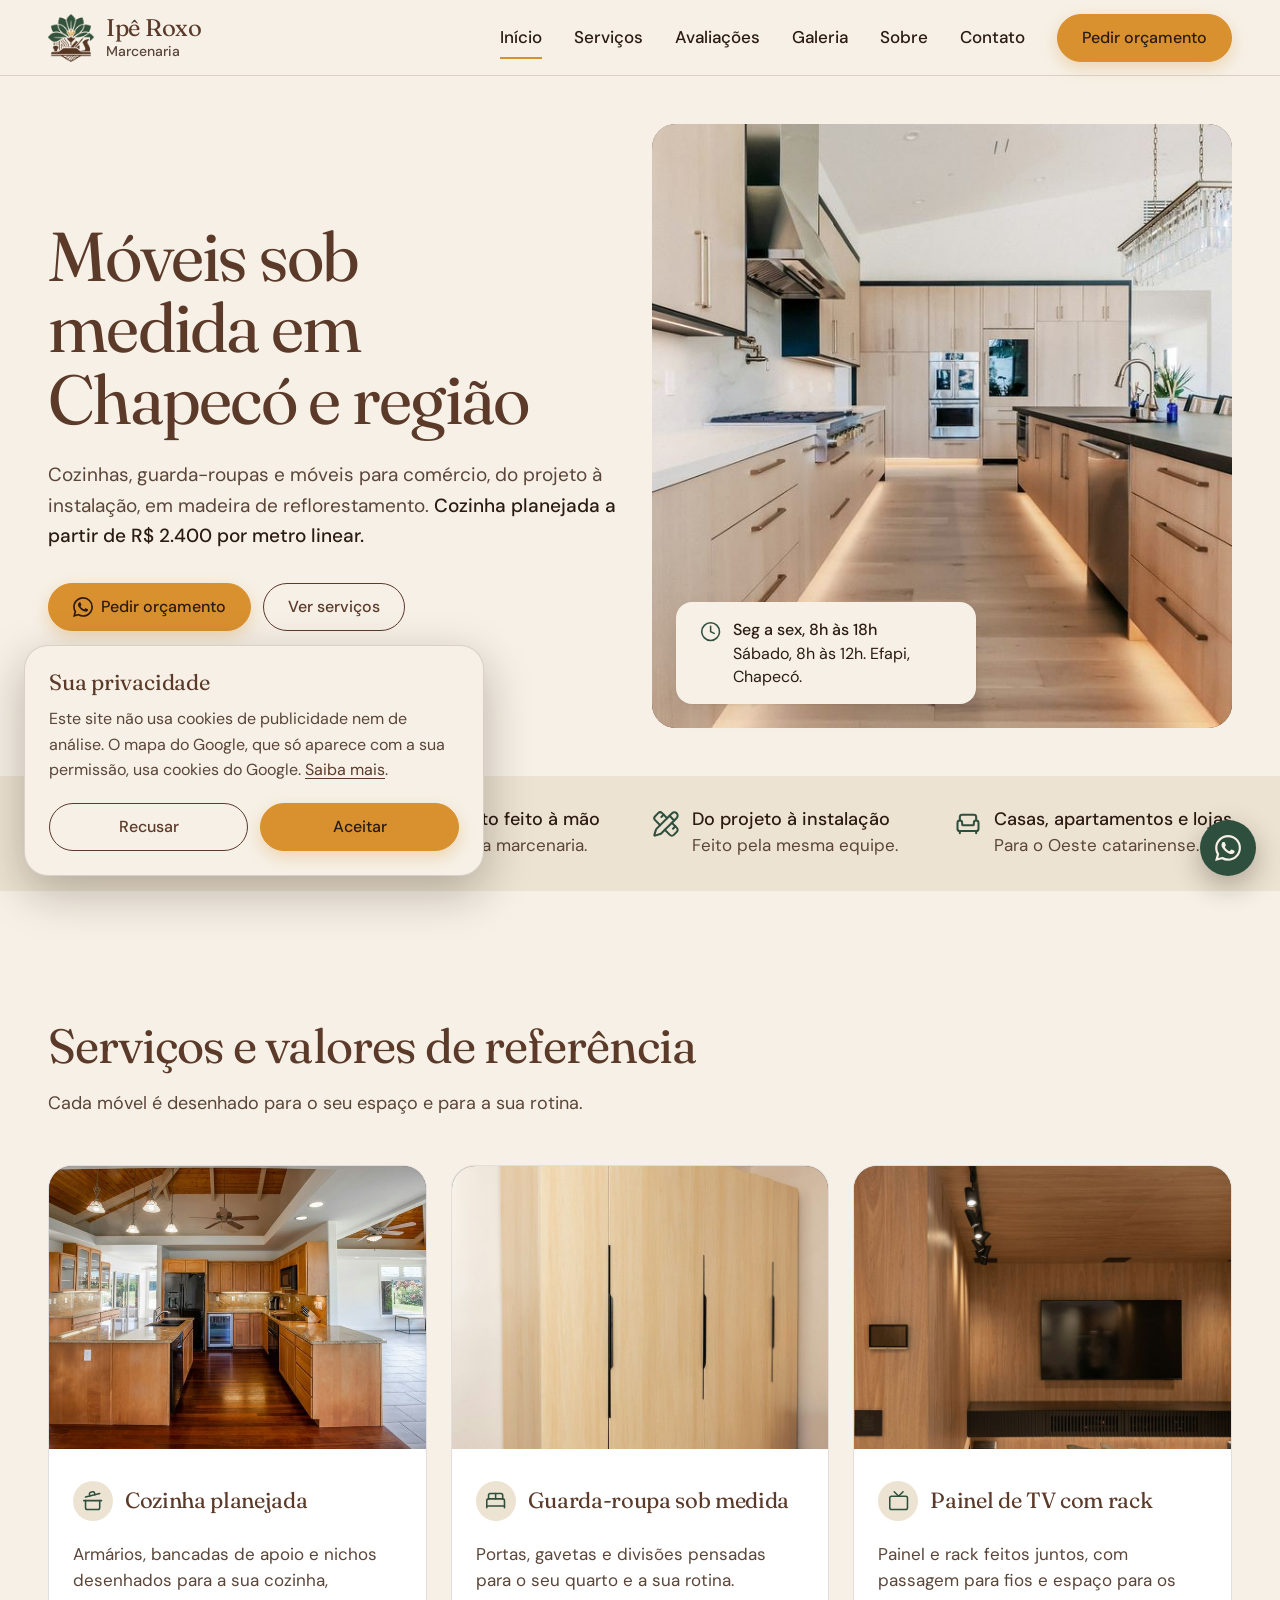
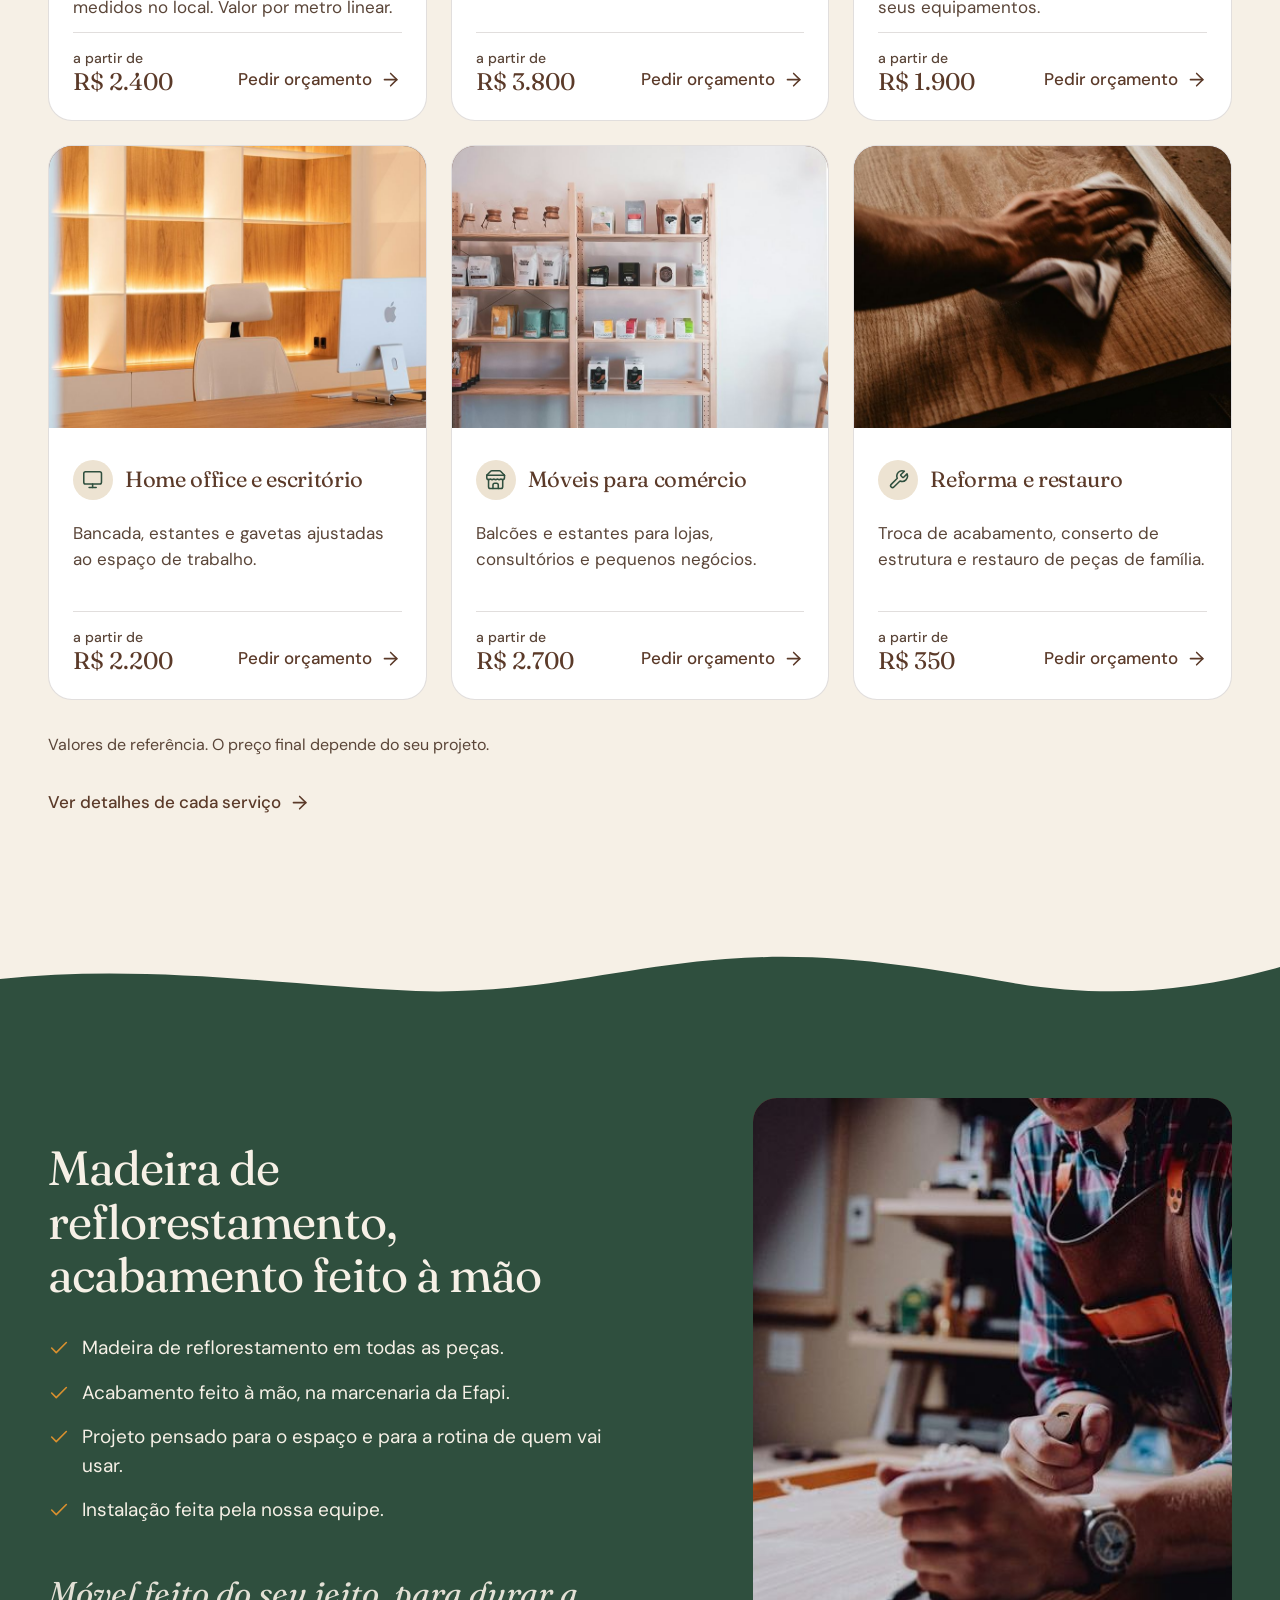
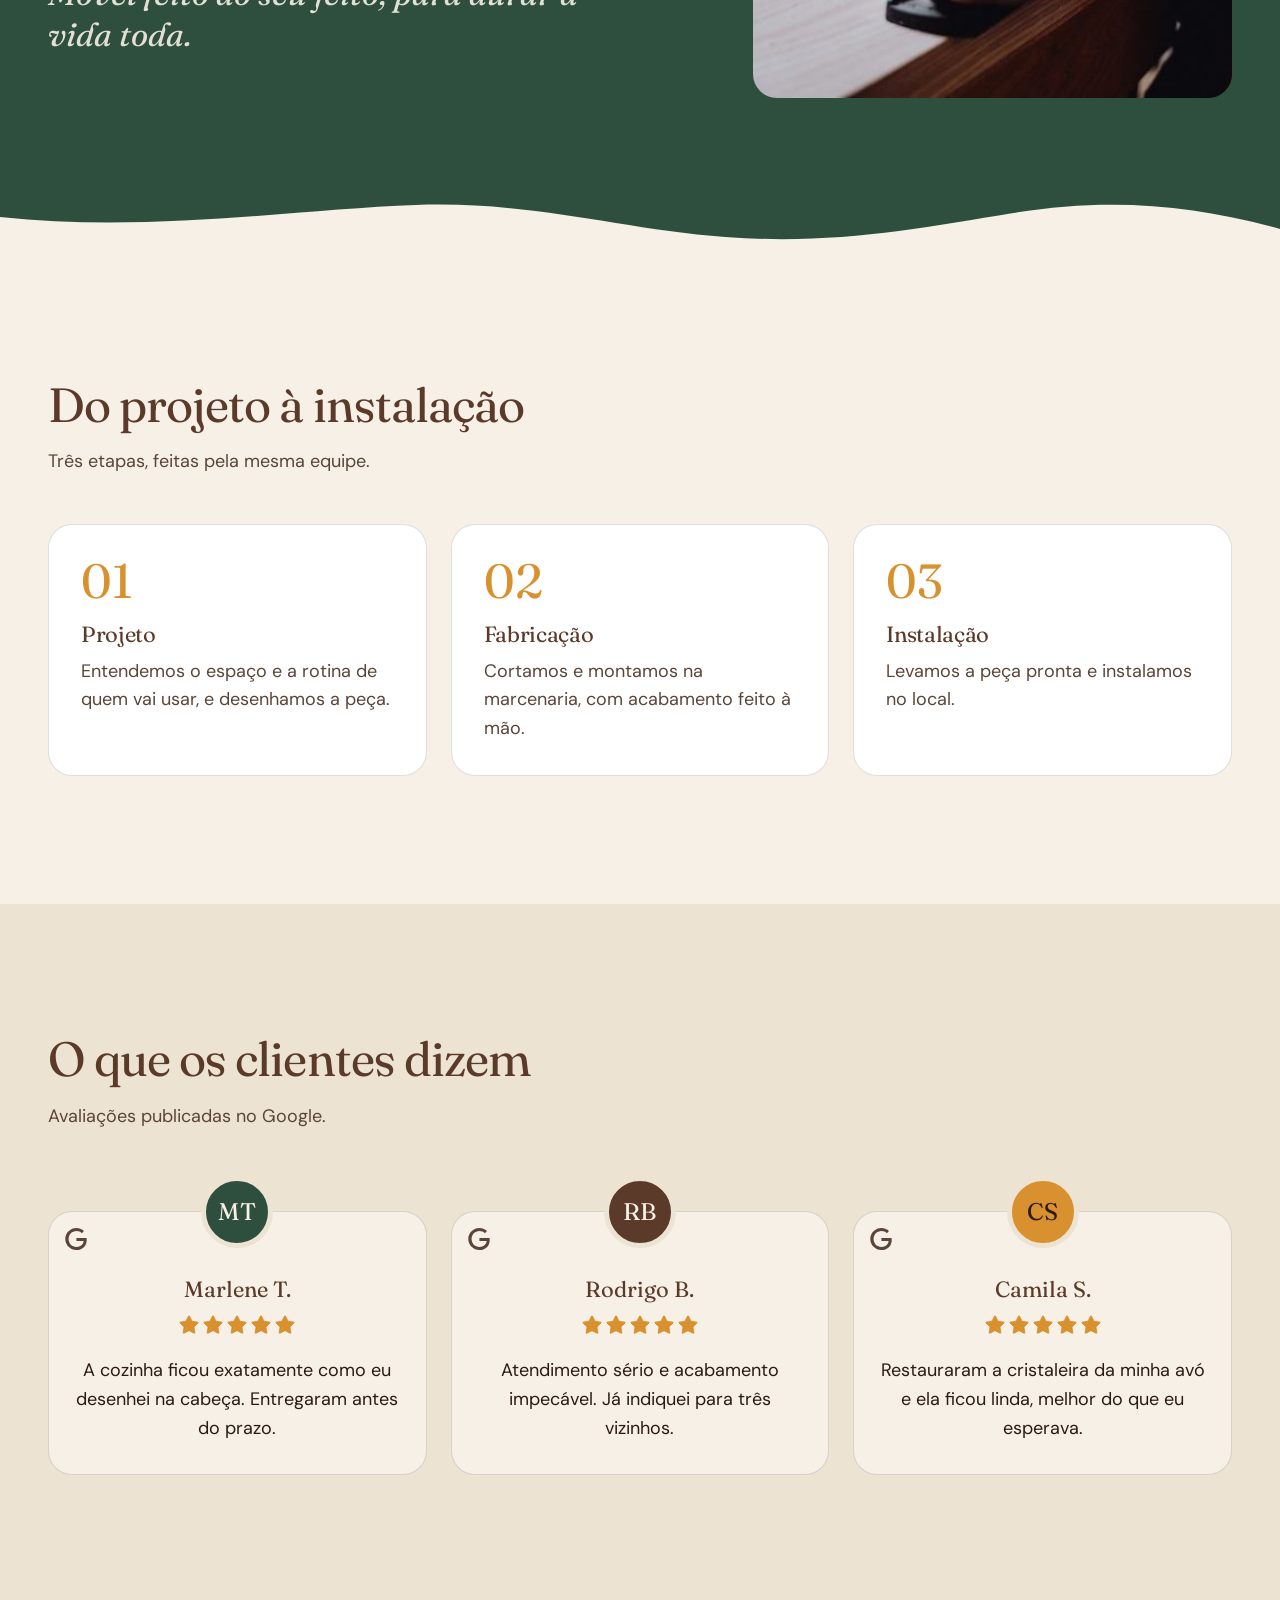
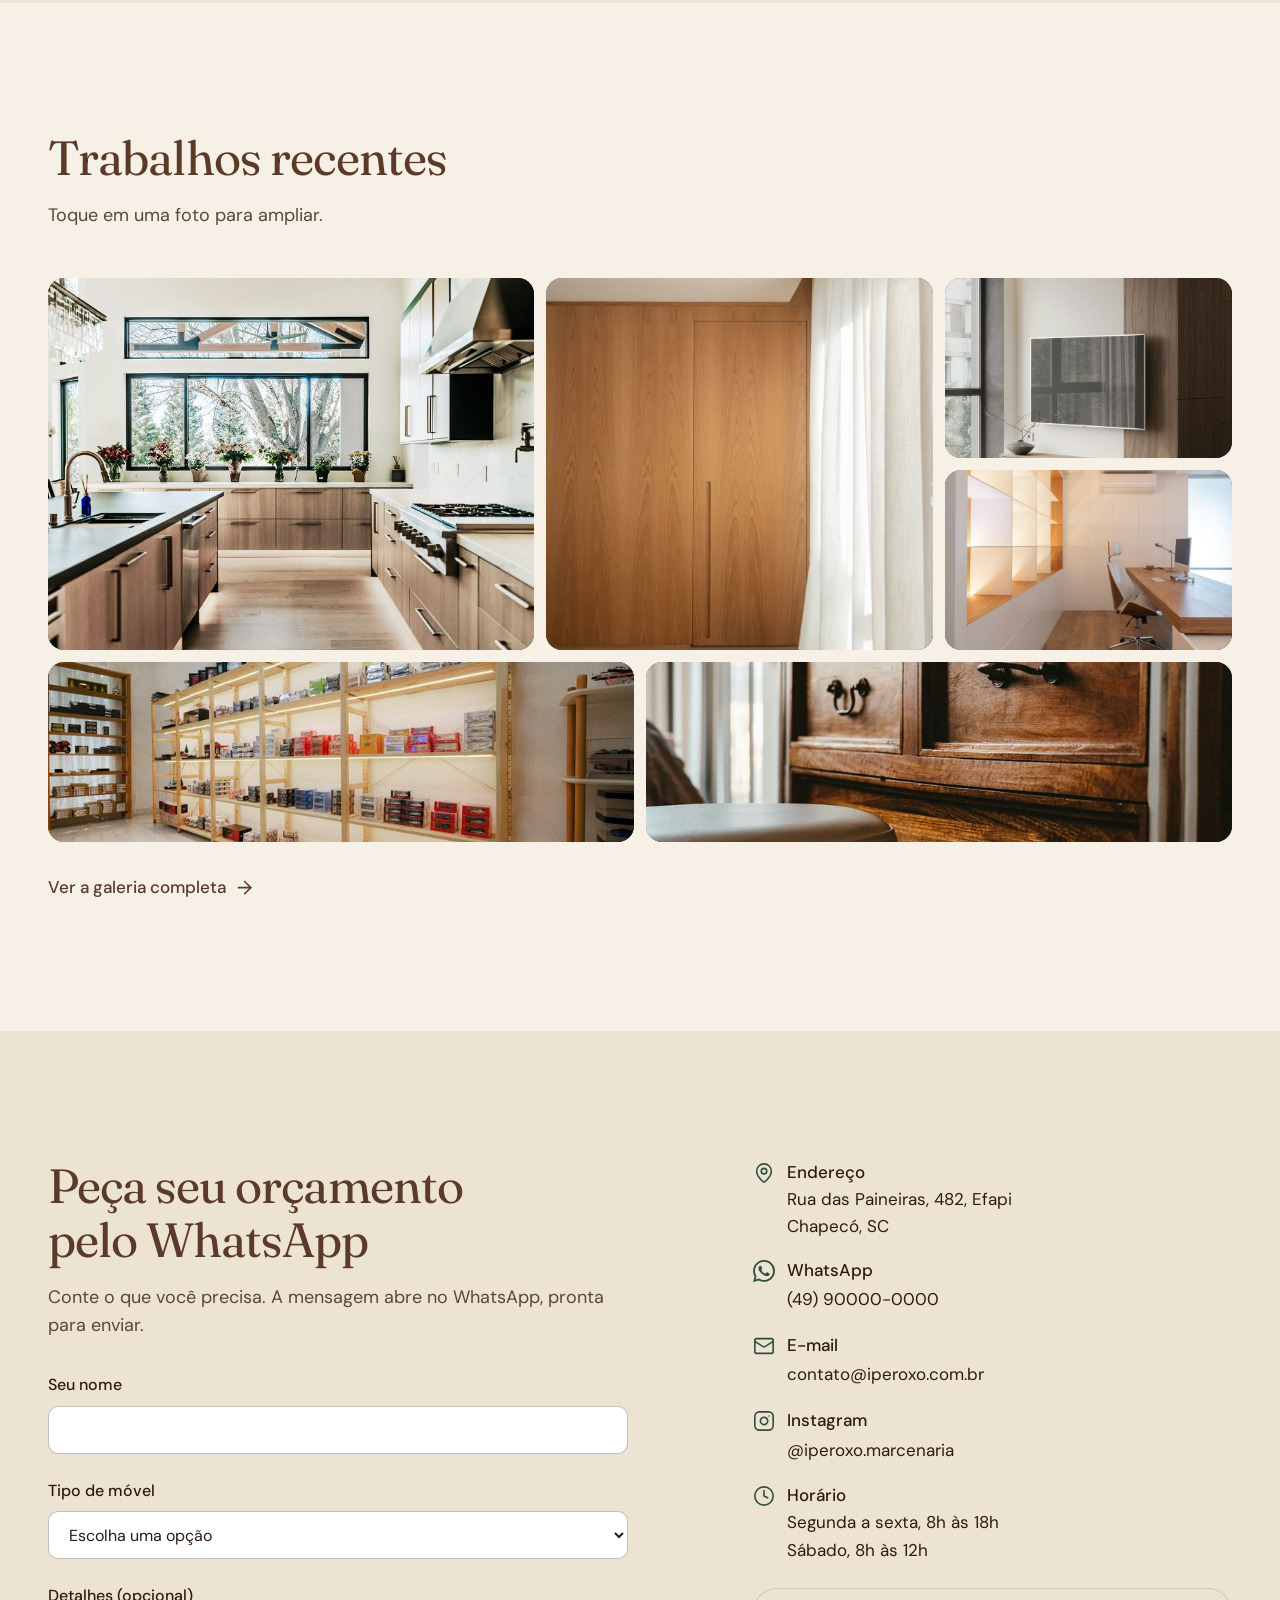
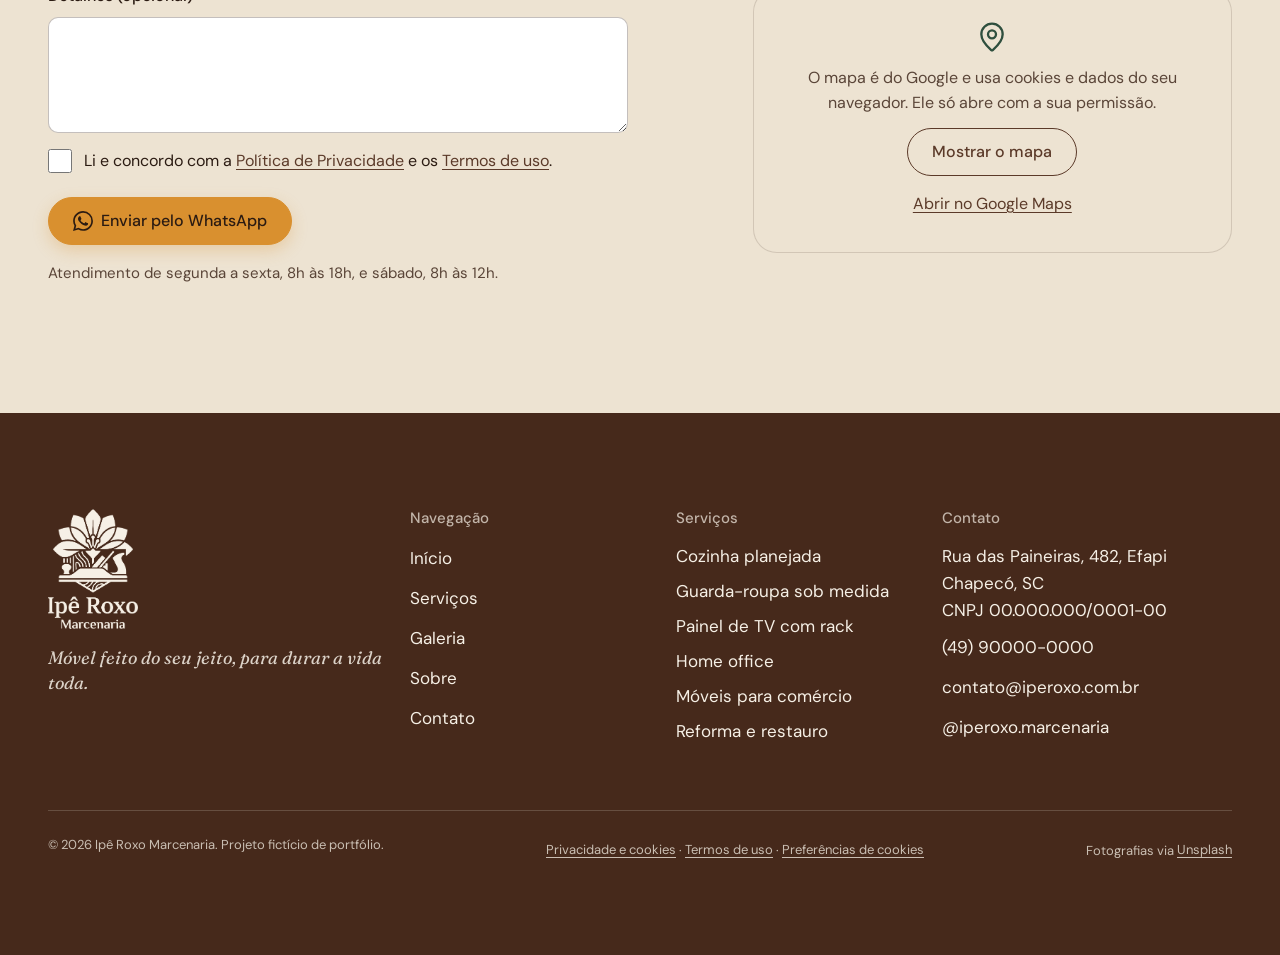
<file: index.html>
<!doctype html>
<html lang="pt-BR">
<head>
  <meta charset="utf-8">
  <meta name="viewport" content="width=device-width, initial-scale=1, viewport-fit=cover">
  <title>Ipê Roxo Marcenaria: móveis sob medida em Chapecó, SC</title>
  <meta name="description" content="Cozinhas, guarda-roupas e móveis para comércio sob medida em Chapecó e no Oeste catarinense, do projeto à instalação, em madeira de reflorestamento.">
  <meta name="theme-color" content="#F6F0E6">
  <link rel="canonical" href="https://SEU-SITE.netlify.app/">
  <meta property="og:title" content="Ipê Roxo Marcenaria: móveis sob medida em Chapecó, SC">
  <meta property="og:description" content="Móveis sob medida do projeto à instalação, em madeira de reflorestamento. Cozinha planejada a partir de R$ 2.400 por metro linear.">
  <meta property="og:type" content="website">
  <meta property="og:locale" content="pt_BR">
  <meta property="og:url" content="https://SEU-SITE.netlify.app/">
  <meta property="og:image" content="https://SEU-SITE.netlify.app/share.jpg">
  <meta property="og:image:width" content="1200">
  <meta property="og:image:height" content="630">
  <meta property="og:image:alt" content="Marcenaria Ipê Roxo: móveis de madeira sob medida">
  <meta name="twitter:image" content="https://SEU-SITE.netlify.app/share.jpg">
  <meta name="twitter:card" content="summary_large_image">
  <!-- og:image e canonical entram quando houver foto final do hero e o domínio definitivo -->
  <link rel="icon" href="favicon.ico" sizes="48x48">
  <link rel="icon" type="image/png" sizes="32x32" href="assets/logo/favicon-32.png">
  <link rel="icon" type="image/png" sizes="16x16" href="assets/logo/favicon-16.png">
  <link rel="apple-touch-icon" href="assets/logo/apple-touch-icon.png">
  <link rel="manifest" href="site.webmanifest">
  <link rel="preload" href="assets/fonts/dmsans-latin.woff2" as="font" type="font/woff2" crossorigin>
  <script>/* esqueleto de carregamento: só celular e tablet */if(matchMedia("(max-width:1023px)").matches){var h=document.documentElement;h.classList.add("skel");setTimeout(function(){h.classList.remove("skel")},10000)}</script>
  <link rel="stylesheet" href="assets/css/style.css">
  <!-- Dados de exemplo (projeto fictício). Com dados reais, atualizar aqui. -->
  <script type="application/ld+json">
{
  "@context": "https://schema.org",
  "@type": "HomeAndConstructionBusiness",
  "name": "Ipê Roxo Marcenaria",
  "description": "Móveis sob medida para casas, apartamentos e pequenos comércios do Oeste catarinense, do projeto à instalação.",
  "slogan": "Móvel feito do seu jeito, para durar a vida toda.",
  "telephone": "+55 49 90000-0000",
  "email": "contato@iperoxo.com.br",
  "address": {
    "@type": "PostalAddress",
    "streetAddress": "Rua das Paineiras, 482",
    "addressLocality": "Chapecó",
    "addressRegion": "SC",
    "addressCountry": "BR"
  },
  "areaServed": "Oeste catarinense",
  "openingHoursSpecification": [
    {
      "@type": "OpeningHoursSpecification",
      "dayOfWeek": [
        "Monday",
        "Tuesday",
        "Wednesday",
        "Thursday",
        "Friday"
      ],
      "opens": "08:00",
      "closes": "18:00"
    },
    {
      "@type": "OpeningHoursSpecification",
      "dayOfWeek": "Saturday",
      "opens": "08:00",
      "closes": "12:00"
    }
  ],
  "sameAs": [
    "https://www.instagram.com/iperoxo.marcenaria"
  ]
}
  </script>
</head>
<body data-page="home">
  <div class="skeleton" aria-hidden="true">
    <div class="sk-bar"><span class="sk-brand"><span class="sk sk-logo"></span><span class="sk-stack" style="gap:6px"><span class="sk sk-line" style="width:86px"></span><span class="sk sk-line" style="width:58px"></span></span></span><span class="sk sk-circle"></span></div>
    <div class="sk-page">
      <div class="sk-stack sk-stack--lg"><span class="sk sk-title" style="width:92%"></span><span class="sk sk-title" style="width:68%"></span></div>
      <div class="sk-stack"><span class="sk sk-line" style="width:100%"></span><span class="sk sk-line" style="width:96%"></span><span class="sk sk-line" style="width:62%"></span></div>
      <div class="sk-btns"><span class="sk sk-btn"></span><span class="sk sk-btn"></span></div>
      <span class="sk sk-photo" style="max-height:460px"></span>
      <div class="sk-grid"><div class="sk-row"><span class="sk sk-dot"></span><div class="sk-stack"><span class="sk sk-line" style="width:74%"></span><span class="sk sk-line" style="width:50%"></span></div></div><div class="sk-row"><span class="sk sk-dot"></span><div class="sk-stack"><span class="sk sk-line" style="width:74%"></span><span class="sk sk-line" style="width:50%"></span></div></div><div class="sk-row"><span class="sk sk-dot"></span><div class="sk-stack"><span class="sk sk-line" style="width:74%"></span><span class="sk sk-line" style="width:50%"></span></div></div><div class="sk-row"><span class="sk sk-dot"></span><div class="sk-stack"><span class="sk sk-line" style="width:74%"></span><span class="sk sk-line" style="width:50%"></span></div></div></div>
      <div class="sk-stack sk-stack--lg"><span class="sk sk-title" style="width:72%"></span><span class="sk sk-line" style="width:90%"></span></div>
      <div class="sk-grid"><div class="sk-card"><span class="sk sk-photo"></span><div class="sk-card__body"><span class="sk sk-title" style="width:60%"></span><span class="sk sk-line" style="width:100%"></span><span class="sk sk-line" style="width:84%"></span><span class="sk sk-btn" style="width:46%;height:36px"></span></div></div><div class="sk-card"><span class="sk sk-photo"></span><div class="sk-card__body"><span class="sk sk-title" style="width:60%"></span><span class="sk sk-line" style="width:100%"></span><span class="sk sk-line" style="width:84%"></span><span class="sk sk-btn" style="width:46%;height:36px"></span></div></div></div>
    </div>
    <span class="sk sk-fab"></span>
  </div>
  <a class="skip-link" href="#conteudo">Ir para o conteúdo</a>

  <header class="nav">
    <div class="wrap">
      <a class="brand" href="index.html" aria-label="Ipê Roxo Marcenaria, página inicial">
        <img src="assets/logo/logo-marca.png" alt="" width="52" height="48">
        <span class="brand__txt" translate="no"><strong>Ipê Roxo</strong><span>Marcenaria</span></span>
      </a>
      <button class="nav__toggle" type="button" aria-expanded="false" aria-controls="menu" aria-label="Abrir menu"><span class="burger" aria-hidden="true"><span></span><span></span><span></span></span></button>
      <nav class="nav__links" id="menu" aria-label="Principal">
        <a href="#conteudo" data-spy="inicio" aria-current="location">Início</a>
        <a href="#servicos">Serviços</a>
        <a href="#avaliacoes">Avaliações</a>
        <a href="#galeria">Galeria</a>
        <a href="sobre.html">Sobre</a>
        <a href="#contato">Contato</a>
        <a class="btn btn--primary" href="#contato" data-wa="Olá! Gostaria de pedir um orçamento.">Pedir orçamento</a>
      </nav>
    </div>
  </header>

  <main id="conteudo">

    <!-- Hero -->
    <section class="hero" aria-labelledby="h-hero">
      <div class="wrap hero__grid">
        <div class="hero__text">
          <h1 id="h-hero" class="enter">Móveis sob medida em Chapecó e região</h1>
          <p class="lead enter enter--2">Cozinhas, guarda-roupas e móveis para comércio, do projeto à instalação, em madeira de reflorestamento. <strong>Cozinha planejada a partir de R$&nbsp;2.400 por metro linear.</strong></p>
          <div class="btn-row enter enter--3">
            <a class="btn btn--primary" href="#contato" data-wa="Olá! Gostaria de pedir um orçamento de móveis sob medida."><i data-icon="whatsapp"></i>Pedir orçamento</a>
            <a class="btn btn--secondary" href="#servicos">Ver serviços</a>
          </div>
        </div>
        <div class="hero__media enter enter--4">
          <figure class="ph hero__photo" data-slot="Foto: cozinha planejada em madeira">
            <img src="assets/img/hero.jpg" srcset="assets/img/hero-800.jpg 800w, assets/img/hero-1200.jpg 1200w, assets/img/hero.jpg 1600w" sizes="(min-width: 1024px) 600px, 100vw" alt="Cozinha clara com armários de madeira e piso de madeira" width="1200" height="1500" fetchpriority="high">
          </figure>
          <div class="hero__card">
            <i data-icon="clock"></i>
            <p><strong>Seg a sex, 8h às 18h</strong>Sábado, 8h às 12h. Efapi, Chapecó.</p>
          </div>
        </div>
      </div>
    </section>

    <!-- Diferenciais -->
    <section class="trust" aria-label="Diferenciais">
      <div class="wrap">
        <ul class="trust__list">
          <li class="trust__item"><i data-icon="trees"></i><div><strong>Madeira de reflorestamento</strong><span>Origem renovável.</span></div></li>
          <li class="trust__item"><i data-icon="hammer"></i><div><strong>Acabamento feito à mão</strong><span>Finalizada na marcenaria.</span></div></li>
          <li class="trust__item"><i data-icon="pencil-ruler"></i><div><strong>Do projeto à instalação</strong><span>Feito pela mesma equipe.</span></div></li>
          <li class="trust__item"><i data-icon="armchair"></i><div><strong>Casas, apartamentos e lojas</strong><span>Para o Oeste catarinense.</span></div></li>
        </ul>
      </div>
    </section>

    <!-- Serviços -->
    <section class="section" id="servicos" aria-labelledby="h-servicos">
      <div class="wrap">
        <div class="section__head">
          <h2 id="h-servicos">Serviços e valores de referência</h2>
          <p>Cada móvel é desenhado para o seu espaço e para a sua rotina.</p>
        </div>
        <div class="cards">
          <article class="card">
            <figure class="ph" data-slot="Foto: cozinha planejada"><img src="assets/img/cozinha.jpg" srcset="assets/img/cozinha-800.jpg 800w, assets/img/cozinha-1200.jpg 1200w, assets/img/cozinha.jpg 1600w" sizes="(min-width: 1024px) 420px, (min-width: 640px) 50vw, 100vw" alt="Cozinha com armários de madeira e bancada branca" width="800" height="600" loading="lazy"></figure>
            <div class="card__body">
              <div class="card__top"><span class="chip"><i data-icon="cooking-pot"></i></span><h3>Cozinha planejada</h3></div>
              <p>Armários, bancadas de apoio e nichos desenhados para a sua cozinha, medidos no local. Valor por metro linear.</p>
              <div class="card__price"><div class="price"><small>a partir de</small>R$&nbsp;2.400</div><a class="link" href="#contato" data-wa="Olá! Gostaria de um orçamento de cozinha planejada.">Pedir orçamento<i data-icon="arrow-right"></i></a></div>
            </div>
          </article>
          <article class="card">
            <figure class="ph" data-slot="Foto: guarda-roupa sob medida"><img src="assets/img/guarda-roupa.jpg" srcset="assets/img/guarda-roupa-800.jpg 800w, assets/img/guarda-roupa-1200.jpg 1200w, assets/img/guarda-roupa.jpg 1600w" sizes="(min-width: 1024px) 420px, (min-width: 640px) 50vw, 100vw" alt="Guarda-roupa grande de madeira clara com puxadores pretos" width="800" height="600" loading="lazy"></figure>
            <div class="card__body">
              <div class="card__top"><span class="chip"><i data-icon="bed-double"></i></span><h3>Guarda-roupa sob medida</h3></div>
              <p>Portas, gavetas e divisões pensadas para o seu quarto e a sua rotina.</p>
              <div class="card__price"><div class="price"><small>a partir de</small>R$&nbsp;3.800</div><a class="link" href="#contato" data-wa="Olá! Gostaria de um orçamento de guarda-roupa sob medida.">Pedir orçamento<i data-icon="arrow-right"></i></a></div>
            </div>
          </article>
          <article class="card">
            <figure class="ph" data-slot="Foto: painel de TV com rack"><img src="assets/img/painel-tv.jpg" srcset="assets/img/painel-tv-800.jpg 800w, assets/img/painel-tv-1200.jpg 1200w, assets/img/painel-tv.jpg 1600w" sizes="(min-width: 1024px) 420px, (min-width: 640px) 50vw, 100vw" alt="Sala de TV com painéis de madeira na parede" width="800" height="600" loading="lazy"></figure>
            <div class="card__body">
              <div class="card__top"><span class="chip"><i data-icon="tv"></i></span><h3>Painel de TV com rack</h3></div>
              <p>Painel e rack feitos juntos, com passagem para fios e espaço para os seus equipamentos.</p>
              <div class="card__price"><div class="price"><small>a partir de</small>R$&nbsp;1.900</div><a class="link" href="#contato" data-wa="Olá! Gostaria de um orçamento de painel de TV com rack.">Pedir orçamento<i data-icon="arrow-right"></i></a></div>
            </div>
          </article>
          <article class="card">
            <figure class="ph" data-slot="Foto: home office"><img src="assets/img/home-office.jpg" srcset="assets/img/home-office-800.jpg 800w, assets/img/home-office-1200.jpg 1200w, assets/img/home-office.jpg 1600w" sizes="(min-width: 1024px) 420px, (min-width: 640px) 50vw, 100vw" alt="Escritório com mesa de madeira e prateleiras iluminadas" width="800" height="600" loading="lazy"></figure>
            <div class="card__body">
              <div class="card__top"><span class="chip"><i data-icon="monitor"></i></span><h3>Home office e escritório</h3></div>
              <p>Bancada, estantes e gavetas ajustadas ao espaço de trabalho.</p>
              <div class="card__price"><div class="price"><small>a partir de</small>R$&nbsp;2.200</div><a class="link" href="#contato" data-wa="Olá! Gostaria de um orçamento de home office ou escritório.">Pedir orçamento<i data-icon="arrow-right"></i></a></div>
            </div>
          </article>
          <article class="card">
            <figure class="ph" data-slot="Foto: móveis para comércio"><img src="assets/img/comercio.jpg" srcset="assets/img/comercio-800.jpg 800w, assets/img/comercio-1200.jpg 1200w, assets/img/comercio.jpg 1600w" sizes="(min-width: 1024px) 420px, (min-width: 640px) 50vw, 100vw" alt="Prateleira de madeira em uma loja, com produtos expostos" width="800" height="600" loading="lazy"></figure>
            <div class="card__body">
              <div class="card__top"><span class="chip"><i data-icon="store"></i></span><h3>Móveis para comércio</h3></div>
              <p>Balcões e estantes para lojas, consultórios e pequenos negócios.</p>
              <div class="card__price"><div class="price"><small>a partir de</small>R$&nbsp;2.700</div><a class="link" href="#contato" data-wa="Olá! Gostaria de um orçamento de móveis para comércio.">Pedir orçamento<i data-icon="arrow-right"></i></a></div>
            </div>
          </article>
          <article class="card">
            <figure class="ph" data-slot="Foto: restauro de móvel"><img src="assets/img/restauro.jpg" srcset="assets/img/restauro-800.jpg 800w, assets/img/restauro-1200.jpg 1200w, assets/img/restauro.jpg 1600w" sizes="(min-width: 1024px) 420px, (min-width: 640px) 50vw, 100vw" alt="Mãos limpando uma peça de madeira" width="800" height="600" loading="lazy"></figure>
            <div class="card__body">
              <div class="card__top"><span class="chip"><i data-icon="wrench"></i></span><h3>Reforma e restauro</h3></div>
              <p>Troca de acabamento, conserto de estrutura e restauro de peças de família.</p>
              <div class="card__price"><div class="price"><small>a partir de</small>R$&nbsp;350</div><a class="link" href="#contato" data-wa="Olá! Gostaria de um orçamento de reforma ou restauro de móvel.">Pedir orçamento<i data-icon="arrow-right"></i></a></div>
            </div>
          </article>
        </div>
        <p class="note">Valores de referência. O preço final depende do seu projeto.</p>
        <p class="gallery__cta"><a class="link" href="servicos.html">Ver detalhes de cada serviço<i data-icon="arrow-right"></i></a></p>
      </div>
    </section>

    <!-- Material -->
    <section class="section band" aria-labelledby="h-material">
      <svg class="wave wave--top" viewBox="0 0 1440 56" preserveAspectRatio="none" aria-hidden="true" focusable="false"><path fill="#F6F0E6" d="M0 0h1440v22c-96 24-192 32-300 16S936 6 816 14 600 50 468 46 168 18 0 34z"/></svg>
      <div class="wrap split">
        <div class="split__text">
          <h2 id="h-material">Madeira de reflorestamento, acabamento feito à mão</h2>
          <ul class="checks">
            <li><i data-icon="check"></i>Madeira de reflorestamento em todas as peças.</li>
            <li><i data-icon="check"></i>Acabamento feito à mão, na marcenaria da Efapi.</li>
            <li><i data-icon="check"></i>Projeto pensado para o espaço e para a rotina de quem vai usar.</li>
            <li><i data-icon="check"></i>Instalação feita pela nossa equipe.</li>
          </ul>
          <p class="slogan">Móvel feito do seu jeito, para durar a vida toda.</p>
        </div>
        <div class="split__media">
          <figure class="ph" data-slot="Foto: marceneiro trabalhando a madeira"><img src="assets/img/oficina.jpg" srcset="assets/img/oficina-800.jpg 800w, assets/img/oficina-1200.jpg 1200w, assets/img/oficina.jpg 1600w" sizes="(min-width: 1024px) 420px, (min-width: 640px) 50vw, 100vw" alt="Homem trabalhando em uma peça de madeira numa bancada" width="900" height="1125" loading="lazy"></figure>
        </div>
      </div>
      <svg class="wave wave--bottom" viewBox="0 0 1440 56" preserveAspectRatio="none" aria-hidden="true" focusable="false"><path fill="#F6F0E6" d="M0 0h1440v22c-96 24-192 32-300 16S936 6 816 14 600 50 468 46 168 18 0 34z"/></svg>
    </section>

    <!-- Processo -->
    <section class="section" id="processo" aria-labelledby="h-processo">
      <div class="wrap">
        <div class="section__head">
          <h2 id="h-processo">Do projeto à instalação</h2>
          <p>Três etapas, feitas pela mesma equipe.</p>
        </div>
        <ol class="steps" style="list-style:none;margin:0;padding:0">
          <li class="step"><h3>Projeto</h3><p>Entendemos o espaço e a rotina de quem vai usar, e desenhamos a peça.</p></li>
          <li class="step"><h3>Fabricação</h3><p>Cortamos e montamos na marcenaria, com acabamento feito à mão.</p></li>
          <li class="step"><h3>Instalação</h3><p>Levamos a peça pronta e instalamos no local.</p></li>
        </ol>
      </div>
    </section>

    <!-- Avaliações -->
    <section class="section reviews" id="avaliacoes" aria-labelledby="h-avaliacoes">
      <div class="wrap">
        <div class="section__head">
          <h2 id="h-avaliacoes">O que os clientes dizem</h2>
          <p>Avaliações publicadas no Google.</p>
        </div>
        <div class="review-grid">
          <figure class="review">
            <span class="review__avatar review__avatar--musgo" aria-hidden="true">MT</span>
            <i class="review__g" data-icon="google"></i>
            <figcaption>Marlene T.</figcaption>
            <div class="stars" role="img" aria-label="Avaliação: 5 de 5 estrelas"><i data-icon="star"></i><i data-icon="star"></i><i data-icon="star"></i><i data-icon="star"></i><i data-icon="star"></i></div>
            <blockquote>A cozinha ficou exatamente como eu desenhei na cabeça. Entregaram antes do prazo.</blockquote>
          </figure>
          <figure class="review">
            <span class="review__avatar review__avatar--nogueira" aria-hidden="true">RB</span>
            <i class="review__g" data-icon="google"></i>
            <figcaption>Rodrigo B.</figcaption>
            <div class="stars" role="img" aria-label="Avaliação: 5 de 5 estrelas"><i data-icon="star"></i><i data-icon="star"></i><i data-icon="star"></i><i data-icon="star"></i><i data-icon="star"></i></div>
            <blockquote>Atendimento sério e acabamento impecável. Já indiquei para três vizinhos.</blockquote>
          </figure>
          <figure class="review">
            <span class="review__avatar review__avatar--ambar" aria-hidden="true">CS</span>
            <i class="review__g" data-icon="google"></i>
            <figcaption>Camila S.</figcaption>
            <div class="stars" role="img" aria-label="Avaliação: 5 de 5 estrelas"><i data-icon="star"></i><i data-icon="star"></i><i data-icon="star"></i><i data-icon="star"></i><i data-icon="star"></i></div>
            <blockquote>Restauraram a cristaleira da minha avó e ela ficou linda, melhor do que eu esperava.</blockquote>
          </figure>
        </div>
      </div>
    </section>

    <!-- Galeria -->
    <section class="section" id="galeria" aria-labelledby="h-galeria">
      <div class="wrap">
        <div class="section__head">
          <h2 id="h-galeria">Trabalhos recentes</h2>
          <p>Toque em uma foto para ampliar.</p>
        </div>
        <div class="gallery">
          <button class="gallery__item" type="button" data-lightbox data-full="assets/img/galeria-1.jpg" data-alt="Cozinha com armários de madeira e janelas grandes"><figure class="ph" data-slot="Foto da galeria 1"><img src="assets/img/galeria-1.jpg" srcset="assets/img/galeria-1-800.jpg 800w, assets/img/galeria-1-1200.jpg 1200w, assets/img/galeria-1.jpg 1600w" sizes="(min-width: 1024px) 420px, (min-width: 640px) 50vw, 100vw" alt="Cozinha com armários de madeira e janelas grandes" width="1600" height="1200" loading="lazy"></figure></button>
          <button class="gallery__item" type="button" data-lightbox data-full="assets/img/galeria-2.jpg" data-alt="Armário de madeira ao lado de uma janela com cortinas"><figure class="ph" data-slot="Foto da galeria 2"><img src="assets/img/galeria-2.jpg" srcset="assets/img/galeria-2-800.jpg 800w, assets/img/galeria-2-1200.jpg 1200w, assets/img/galeria-2.jpg 1600w" sizes="(min-width: 1024px) 420px, (min-width: 640px) 50vw, 100vw" alt="Armário de madeira ao lado de uma janela com cortinas" width="1600" height="1200" loading="lazy"></figure></button>
          <button class="gallery__item" type="button" data-lightbox data-full="assets/img/galeria-3.jpg" data-alt="Sala com televisão na parede"><figure class="ph" data-slot="Foto da galeria 3"><img src="assets/img/galeria-3.jpg" srcset="assets/img/galeria-3-800.jpg 800w, assets/img/galeria-3-1200.jpg 1200w, assets/img/galeria-3.jpg 1600w" sizes="(min-width: 1024px) 420px, (min-width: 640px) 50vw, 100vw" alt="Sala com televisão na parede" width="1600" height="1200" loading="lazy"></figure></button>
          <button class="gallery__item" type="button" data-lightbox data-full="assets/img/galeria-4.jpg" data-alt="Escritório com mesa e prateleiras de madeira"><figure class="ph" data-slot="Foto da galeria 4"><img src="assets/img/galeria-4.jpg" srcset="assets/img/galeria-4-800.jpg 800w, assets/img/galeria-4-1200.jpg 1200w, assets/img/galeria-4.jpg 1600w" sizes="(min-width: 1024px) 420px, (min-width: 640px) 50vw, 100vw" alt="Escritório com mesa e prateleiras de madeira" width="1600" height="1200" loading="lazy"></figure></button>
          <button class="gallery__item" type="button" data-lightbox data-full="assets/img/galeria-5.jpg" data-alt="Loja com prateleiras de madeira"><figure class="ph" data-slot="Foto da galeria 5"><img src="assets/img/galeria-5.jpg" srcset="assets/img/galeria-5-800.jpg 800w, assets/img/galeria-5-1200.jpg 1200w, assets/img/galeria-5.jpg 1600w" sizes="(min-width: 1024px) 420px, (min-width: 640px) 50vw, 100vw" alt="Loja com prateleiras de madeira" width="1600" height="1200" loading="lazy"></figure></button>
          <button class="gallery__item" type="button" data-lightbox data-full="assets/img/galeria-6.jpg" data-alt="Cômoda de madeira com gavetas"><figure class="ph" data-slot="Foto da galeria 6"><img src="assets/img/galeria-6.jpg" srcset="assets/img/galeria-6-800.jpg 800w, assets/img/galeria-6-1200.jpg 1200w, assets/img/galeria-6.jpg 1600w" sizes="(min-width: 1024px) 420px, (min-width: 640px) 50vw, 100vw" alt="Cômoda de madeira com gavetas" width="1600" height="1200" loading="lazy"></figure></button>
        </div>
        <p class="gallery__cta"><a class="link" href="galeria.html">Ver a galeria completa<i data-icon="arrow-right"></i></a></p>
      </div>
    </section>

    <!-- Contato -->
    <section class="section contact" id="contato" aria-labelledby="h-contato">
      <div class="wrap contact__grid">
        <div class="contact__form">
          <h2 id="h-contato">Peça seu orçamento pelo WhatsApp</h2>
          <p style="margin-top:16px;color:var(--ink-soft);font-size:1.125rem">Conte o que você precisa. A mensagem abre no WhatsApp, pronta para enviar.</p>
          <form class="form" id="form-orcamento" novalidate>
            <div class="field">
              <label for="nome">Seu nome</label>
              <input id="nome" name="nome" type="text" autocomplete="name" aria-describedby="nome-erro">
              <p class="field__erro" id="nome-erro" role="alert"></p>
            </div>
            <div class="field">
              <label for="tipo">Tipo de móvel</label>
              <select id="tipo" name="tipo" aria-describedby="tipo-erro">
                <option value="">Escolha uma opção</option>
                <option>Cozinha planejada</option>
                <option>Guarda-roupa sob medida</option>
                <option>Painel de TV com rack</option>
                <option>Home office / escritório</option>
                <option>Móveis para comércio</option>
                <option>Reforma e restauro</option>
                <option>Outro</option>
              </select>
              <p class="field__erro" id="tipo-erro" role="alert"></p>
            </div>
            <div class="field">
              <label for="mensagem">Detalhes (opcional)</label>
              <textarea id="mensagem" name="mensagem" rows="4"></textarea>
            </div>
            <div class="check-row">
              <label class="check" for="aceite"><input id="aceite" name="aceite" type="checkbox" aria-describedby="aceite-erro"><span>Li e concordo com a <a href="privacidade.html" target="_blank" rel="noopener">Política de Privacidade</a> e os <a href="termos.html" target="_blank" rel="noopener">Termos de uso</a>.</span></label>
              <p class="field__erro" id="aceite-erro" role="alert"></p>
            </div>
            <div><button class="btn btn--primary" type="submit"><i data-icon="whatsapp"></i>Enviar pelo WhatsApp</button></div>
            <p class="form__hint" id="form-status" role="status">Atendimento de segunda a sexta, 8h às 18h, e sábado, 8h às 12h.</p>
          </form>
        </div>
        <div class="contact__side">
          <ul class="infos">
            <li><i data-icon="map-pin"></i><div><strong>Endereço</strong>Rua das Paineiras, 482, Efapi<br>Chapecó, SC</div></li>
            <li><i data-icon="whatsapp"></i><div><strong>WhatsApp</strong><a href="#contato" data-wa="Olá! Gostaria de pedir um orçamento.">(49) 90000-0000</a></div></li>
            <li><i data-icon="mail"></i><div><strong>E-mail</strong><a href="mailto:contato@iperoxo.com.br">contato@iperoxo.com.br</a></div></li>
            <li><i data-icon="instagram"></i><div><strong>Instagram</strong><a href="https://www.instagram.com/iperoxo.marcenaria" target="_blank" rel="noopener">@iperoxo.marcenaria</a></div></li>
            <li><i data-icon="clock"></i><div><strong>Horário</strong>Segunda a sexta, 8h às 18h<br>Sábado, 8h às 12h</div></li>
          </ul>
          <div class="map" data-map data-src="https://www.google.com/maps?q=Rua+das+Paineiras,+482,+Efapi,+Chapec%C3%B3,+SC&amp;output=embed">
              <div class="map__gate">
                <i data-icon="map-pin"></i>
                <p>O mapa é do Google e usa cookies e dados do seu navegador. Ele só abre com a sua permissão.</p>
                <button class="btn btn--secondary" type="button" data-map-load>Mostrar o mapa</button>
                <a class="map__alt" href="https://www.google.com/maps/search/?api=1&amp;query=Rua+das+Paineiras,+482,+Efapi,+Chapec%C3%B3,+SC" target="_blank" rel="noopener">Abrir no Google Maps<span class="sr-only"> (abre em nova aba)</span></a>
              </div>
            </div>
        </div>
      </div>
    </section>
  </main>

  <footer class="footer">
    <div class="wrap">
      <div class="footer__grid">
        <div class="footer__brand">
          <img src="assets/logo/logo-ipe-roxo-claro.png" alt="Ipê Roxo Marcenaria" width="90" height="120">
          <p>Móvel feito do seu jeito, para durar a vida toda.</p>
        </div>
        <div>
          <h3>Navegação</h3>
          <ul>
            <li><a href="index.html">Início</a></li>
            <li><a href="#servicos">Serviços</a></li>
            <li><a href="galeria.html">Galeria</a></li>
            <li><a href="sobre.html">Sobre</a></li>
            <li><a href="#contato">Contato</a></li>
          </ul>
        </div>
        <div>
          <h3>Serviços</h3>
          <ul>
            <li>Cozinha planejada</li>
            <li>Guarda-roupa sob medida</li>
            <li>Painel de TV com rack</li>
            <li>Home office</li>
            <li>Móveis para comércio</li>
            <li>Reforma e restauro</li>
          </ul>
        </div>
        <div>
          <h3>Contato</h3>
          <ul>
            <li>Rua das Paineiras, 482, Efapi<br>Chapecó, SC<br>CNPJ 00.000.000/0001-00<!-- CNPJ fictício: trocar pelo real --></li>
            <li><a href="#contato" data-wa="Olá! Gostaria de pedir um orçamento.">(49) 90000-0000</a></li>
            <li><a href="mailto:contato@iperoxo.com.br">contato@iperoxo.com.br</a></li>
            <li><a href="https://www.instagram.com/iperoxo.marcenaria" target="_blank" rel="noopener">@iperoxo.marcenaria</a></li>
          </ul>
        </div>
      </div>
      <div class="footer__legal">
        <span>© <span data-ano>2026</span> Ipê Roxo Marcenaria. Projeto fictício de portfólio.</span>
        <span><a href="privacidade.html">Privacidade e cookies</a> · <a href="termos.html">Termos de uso</a> · <button class="linklike" type="button" data-cookie-prefs>Preferências de cookies</button></span>
        <span>Fotografias via <a href="creditos.html">Unsplash</a></span>
      </div>
    </div>
  </footer>

  <a class="wa-float is-compact" href="#contato" data-wa="Olá! Gostaria de pedir um orçamento." aria-label="Falar pelo WhatsApp"><i data-icon="whatsapp"></i><span>WhatsApp</span></a>

  <dialog class="lightbox" aria-label="Foto ampliada">
    <div class="lightbox__inner">
      <div class="lightbox__stage"></div>
      <button class="lightbox__btn lightbox__close" type="button" aria-label="Fechar"><i data-icon="x"></i></button>
      <button class="lightbox__btn lightbox__prev" type="button" aria-label="Foto anterior"><i data-icon="chevron-left"></i></button>
      <button class="lightbox__btn lightbox__next" type="button" aria-label="Próxima foto"><i data-icon="chevron-right"></i></button>
    </div>
  </dialog>

  <script src="assets/js/icons.js"></script>
  <script src="assets/js/main.js"></script>
</body>
</html>
</file>
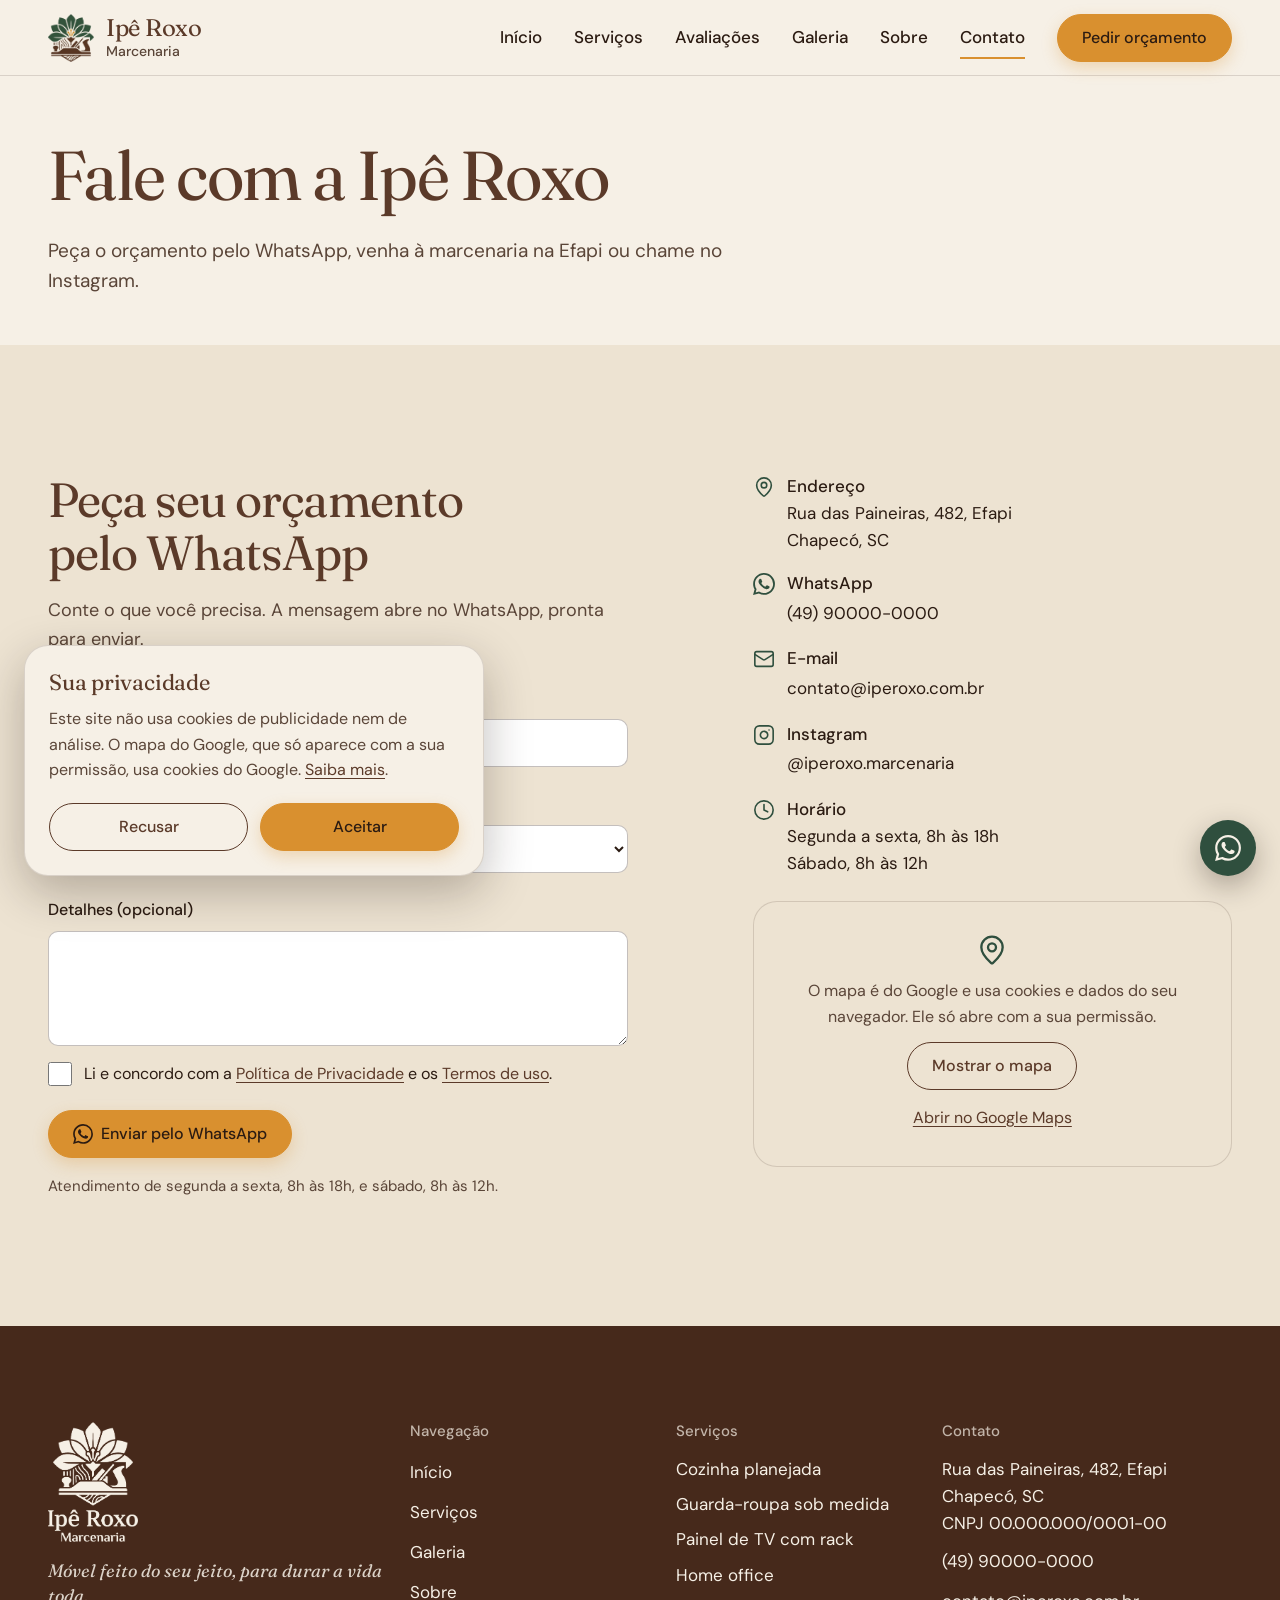
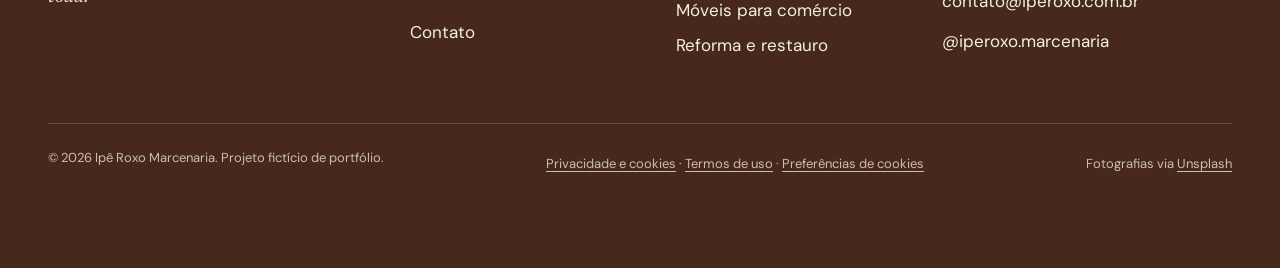
<file: contato.html>
<!doctype html>
<html lang="pt-BR">
<head>
  <meta charset="utf-8">
  <meta name="viewport" content="width=device-width, initial-scale=1, viewport-fit=cover">
  <title>Contato e orçamento | Ipê Roxo Marcenaria, Chapecó</title>
  <meta name="description" content="Peça seu orçamento pelo WhatsApp, veja o endereço na Efapi, em Chapecó, o horário de atendimento e o mapa da Ipê Roxo Marcenaria.">
  <meta name="theme-color" content="#F6F0E6">
  <link rel="canonical" href="https://SEU-SITE.netlify.app/contato.html">
  <meta property="og:title" content="Contato e orçamento | Ipê Roxo Marcenaria, Chapecó">
  <meta property="og:description" content="Conte o que você precisa e peça o orçamento pelo WhatsApp.">
  <meta property="og:type" content="website">
  <meta property="og:locale" content="pt_BR">
  <meta property="og:url" content="https://SEU-SITE.netlify.app/contato.html">
  <meta property="og:image" content="https://SEU-SITE.netlify.app/share.jpg">
  <meta property="og:image:width" content="1200">
  <meta property="og:image:height" content="630">
  <meta property="og:image:alt" content="Marcenaria Ipê Roxo: móveis de madeira sob medida">
  <meta name="twitter:image" content="https://SEU-SITE.netlify.app/share.jpg">
  <meta name="twitter:card" content="summary_large_image">
  <link rel="icon" href="favicon.ico" sizes="48x48">
  <link rel="icon" type="image/png" sizes="32x32" href="assets/logo/favicon-32.png">
  <link rel="icon" type="image/png" sizes="16x16" href="assets/logo/favicon-16.png">
  <link rel="apple-touch-icon" href="assets/logo/apple-touch-icon.png">
  <link rel="manifest" href="site.webmanifest">
  <link rel="preload" href="assets/fonts/dmsans-latin.woff2" as="font" type="font/woff2" crossorigin>
  <script>/* esqueleto de carregamento: só celular e tablet */if(matchMedia("(max-width:1023px)").matches){var h=document.documentElement;h.classList.add("skel");setTimeout(function(){h.classList.remove("skel")},10000)}</script>
  <link rel="stylesheet" href="assets/css/style.css">
</head>
<body data-page="contato">
  <div class="skeleton" aria-hidden="true">
    <div class="sk-bar"><span class="sk-brand"><span class="sk sk-logo"></span><span class="sk-stack" style="gap:6px"><span class="sk sk-line" style="width:86px"></span><span class="sk sk-line" style="width:58px"></span></span></span><span class="sk sk-circle"></span></div>
    <div class="sk-page">
      <div class="sk-stack sk-stack--lg"><span class="sk sk-title" style="width:70%"></span><span class="sk sk-title" style="width:40%"></span></div>
      <div class="sk-stack"><span class="sk sk-line" style="width:100%"></span><span class="sk sk-line" style="width:80%"></span></div>
      <div class="sk-stack sk-stack--lg"><span class="sk sk-title" style="width:86%"></span><span class="sk sk-line" style="width:96%"></span></div>
      <div class="sk-stack sk-stack--lg"><div class="sk-stack"><span class="sk sk-line" style="width:34%"></span><span class="sk sk-input"></span></div><div class="sk-stack"><span class="sk sk-line" style="width:28%"></span><span class="sk sk-input"></span></div><div class="sk-stack"><span class="sk sk-line" style="width:40%"></span><span class="sk sk-input"></span></div><div class="sk-stack"><span class="sk sk-line" style="width:30%"></span><span class="sk sk-area"></span></div></div>
      <span class="sk sk-btn"></span>
      <span class="sk sk-photo"></span>
    </div>
    <span class="sk sk-fab"></span>
  </div>
  <a class="skip-link" href="#conteudo">Ir para o conteúdo</a>

  <header class="nav">
    <div class="wrap">
      <a class="brand" href="index.html" aria-label="Ipê Roxo Marcenaria, página inicial">
        <img src="assets/logo/logo-marca.png" alt="" width="52" height="48">
        <span class="brand__txt" translate="no"><strong>Ipê Roxo</strong><span>Marcenaria</span></span>
      </a>
      <button class="nav__toggle" type="button" aria-expanded="false" aria-controls="menu" aria-label="Abrir menu"><span class="burger" aria-hidden="true"><span></span><span></span><span></span></span></button>
      <nav class="nav__links" id="menu" aria-label="Principal">
        <a href="index.html">Início</a>
        <a href="servicos.html">Serviços</a>
        <a href="index.html#avaliacoes">Avaliações</a>
        <a href="galeria.html">Galeria</a>
        <a href="sobre.html">Sobre</a>
        <a href="contato.html" aria-current="page">Contato</a>
        <a class="btn btn--primary" href="contato.html" data-wa="Olá! Gostaria de pedir um orçamento.">Pedir orçamento</a>
      </nav>
    </div>
  </header>

  <main id="conteudo">

    <section class="pagehead" aria-labelledby="h-pagina">
      <div class="wrap">
        <h1 id="h-pagina" class="enter">Fale com a Ipê Roxo</h1>
        <p class="lead enter enter--2">Peça o orçamento pelo WhatsApp, venha à marcenaria na Efapi ou chame no Instagram.</p>
      </div>
    </section>

    <section class="section contact" id="contato" aria-labelledby="h-contato">
      <div class="wrap contact__grid">
        <div class="contact__form">
          <h2 id="h-contato">Peça seu orçamento pelo WhatsApp</h2>
          <p style="margin-top:16px;color:var(--ink-soft);font-size:1.125rem">Conte o que você precisa. A mensagem abre no WhatsApp, pronta para enviar.</p>
          <form class="form" id="form-orcamento" novalidate>
            <div class="field">
              <label for="nome">Seu nome</label>
              <input id="nome" name="nome" type="text" autocomplete="name" aria-describedby="nome-erro">
              <p class="field__erro" id="nome-erro" role="alert"></p>
            </div>
            <div class="field">
              <label for="tipo">Tipo de móvel</label>
              <select id="tipo" name="tipo" aria-describedby="tipo-erro">
                <option value="">Escolha uma opção</option>
                <option>Cozinha planejada</option>
                <option>Guarda-roupa sob medida</option>
                <option>Painel de TV com rack</option>
                <option>Home office / escritório</option>
                <option>Móveis para comércio</option>
                <option>Reforma e restauro</option>
                <option>Outro</option>
              </select>
              <p class="field__erro" id="tipo-erro" role="alert"></p>
            </div>
            <div class="field">
              <label for="mensagem">Detalhes (opcional)</label>
              <textarea id="mensagem" name="mensagem" rows="4"></textarea>
            </div>
            <div class="check-row">
              <label class="check" for="aceite"><input id="aceite" name="aceite" type="checkbox" aria-describedby="aceite-erro"><span>Li e concordo com a <a href="privacidade.html" target="_blank" rel="noopener">Política de Privacidade</a> e os <a href="termos.html" target="_blank" rel="noopener">Termos de uso</a>.</span></label>
              <p class="field__erro" id="aceite-erro" role="alert"></p>
            </div>
            <div><button class="btn btn--primary" type="submit"><i data-icon="whatsapp"></i>Enviar pelo WhatsApp</button></div>
            <p class="form__hint" id="form-status" role="status">Atendimento de segunda a sexta, 8h às 18h, e sábado, 8h às 12h.</p>
          </form>
        </div>
        <div class="contact__side">
          <ul class="infos">
            <li><i data-icon="map-pin"></i><div><strong>Endereço</strong>Rua das Paineiras, 482, Efapi<br>Chapecó, SC</div></li>
            <li><i data-icon="whatsapp"></i><div><strong>WhatsApp</strong><a href="#contato" data-wa="Olá! Gostaria de pedir um orçamento.">(49) 90000-0000</a></div></li>
            <li><i data-icon="mail"></i><div><strong>E-mail</strong><a href="mailto:contato@iperoxo.com.br">contato@iperoxo.com.br</a></div></li>
            <li><i data-icon="instagram"></i><div><strong>Instagram</strong><a href="https://www.instagram.com/iperoxo.marcenaria" target="_blank" rel="noopener">@iperoxo.marcenaria</a></div></li>
            <li><i data-icon="clock"></i><div><strong>Horário</strong>Segunda a sexta, 8h às 18h<br>Sábado, 8h às 12h</div></li>
          </ul>
          <div class="map" data-map data-src="https://www.google.com/maps?q=Rua+das+Paineiras,+482,+Efapi,+Chapec%C3%B3,+SC&amp;output=embed">
              <div class="map__gate">
                <i data-icon="map-pin"></i>
                <p>O mapa é do Google e usa cookies e dados do seu navegador. Ele só abre com a sua permissão.</p>
                <button class="btn btn--secondary" type="button" data-map-load>Mostrar o mapa</button>
                <a class="map__alt" href="https://www.google.com/maps/search/?api=1&amp;query=Rua+das+Paineiras,+482,+Efapi,+Chapec%C3%B3,+SC" target="_blank" rel="noopener">Abrir no Google Maps<span class="sr-only"> (abre em nova aba)</span></a>
              </div>
            </div>
        </div>
      </div>
    </section>
  </main>

  <footer class="footer">
    <div class="wrap">
      <div class="footer__grid">
        <div class="footer__brand">
          <img src="assets/logo/logo-ipe-roxo-claro.png" alt="Ipê Roxo Marcenaria" width="90" height="120">
          <p>Móvel feito do seu jeito, para durar a vida toda.</p>
        </div>
        <div>
          <h3>Navegação</h3>
          <ul>
            <li><a href="index.html">Início</a></li>
            <li><a href="servicos.html">Serviços</a></li>
            <li><a href="galeria.html">Galeria</a></li>
            <li><a href="sobre.html">Sobre</a></li>
            <li><a href="contato.html">Contato</a></li>
          </ul>
        </div>
        <div>
          <h3>Serviços</h3>
          <ul>
            <li>Cozinha planejada</li>
            <li>Guarda-roupa sob medida</li>
            <li>Painel de TV com rack</li>
            <li>Home office</li>
            <li>Móveis para comércio</li>
            <li>Reforma e restauro</li>
          </ul>
        </div>
        <div>
          <h3>Contato</h3>
          <ul>
            <li>Rua das Paineiras, 482, Efapi<br>Chapecó, SC<br>CNPJ 00.000.000/0001-00<!-- CNPJ fictício: trocar pelo real --></li>
            <li><a href="#contato" data-wa="Olá! Gostaria de pedir um orçamento.">(49) 90000-0000</a></li>
            <li><a href="mailto:contato@iperoxo.com.br">contato@iperoxo.com.br</a></li>
            <li><a href="https://www.instagram.com/iperoxo.marcenaria" target="_blank" rel="noopener">@iperoxo.marcenaria</a></li>
          </ul>
        </div>
      </div>
      <div class="footer__legal">
        <span>© <span data-ano>2026</span> Ipê Roxo Marcenaria. Projeto fictício de portfólio.</span>
        <span><a href="privacidade.html">Privacidade e cookies</a> · <a href="termos.html">Termos de uso</a> · <button class="linklike" type="button" data-cookie-prefs>Preferências de cookies</button></span>
        <span>Fotografias via <a href="creditos.html">Unsplash</a></span>
      </div>
    </div>
  </footer>
  <a class="wa-float is-compact" href="contato.html" data-wa="Olá! Gostaria de pedir um orçamento." aria-label="Falar pelo WhatsApp"><i data-icon="whatsapp"></i><span>WhatsApp</span></a>

  <script src="assets/js/icons.js"></script>
  <script src="assets/js/main.js"></script>
</body>
</html>
</file>
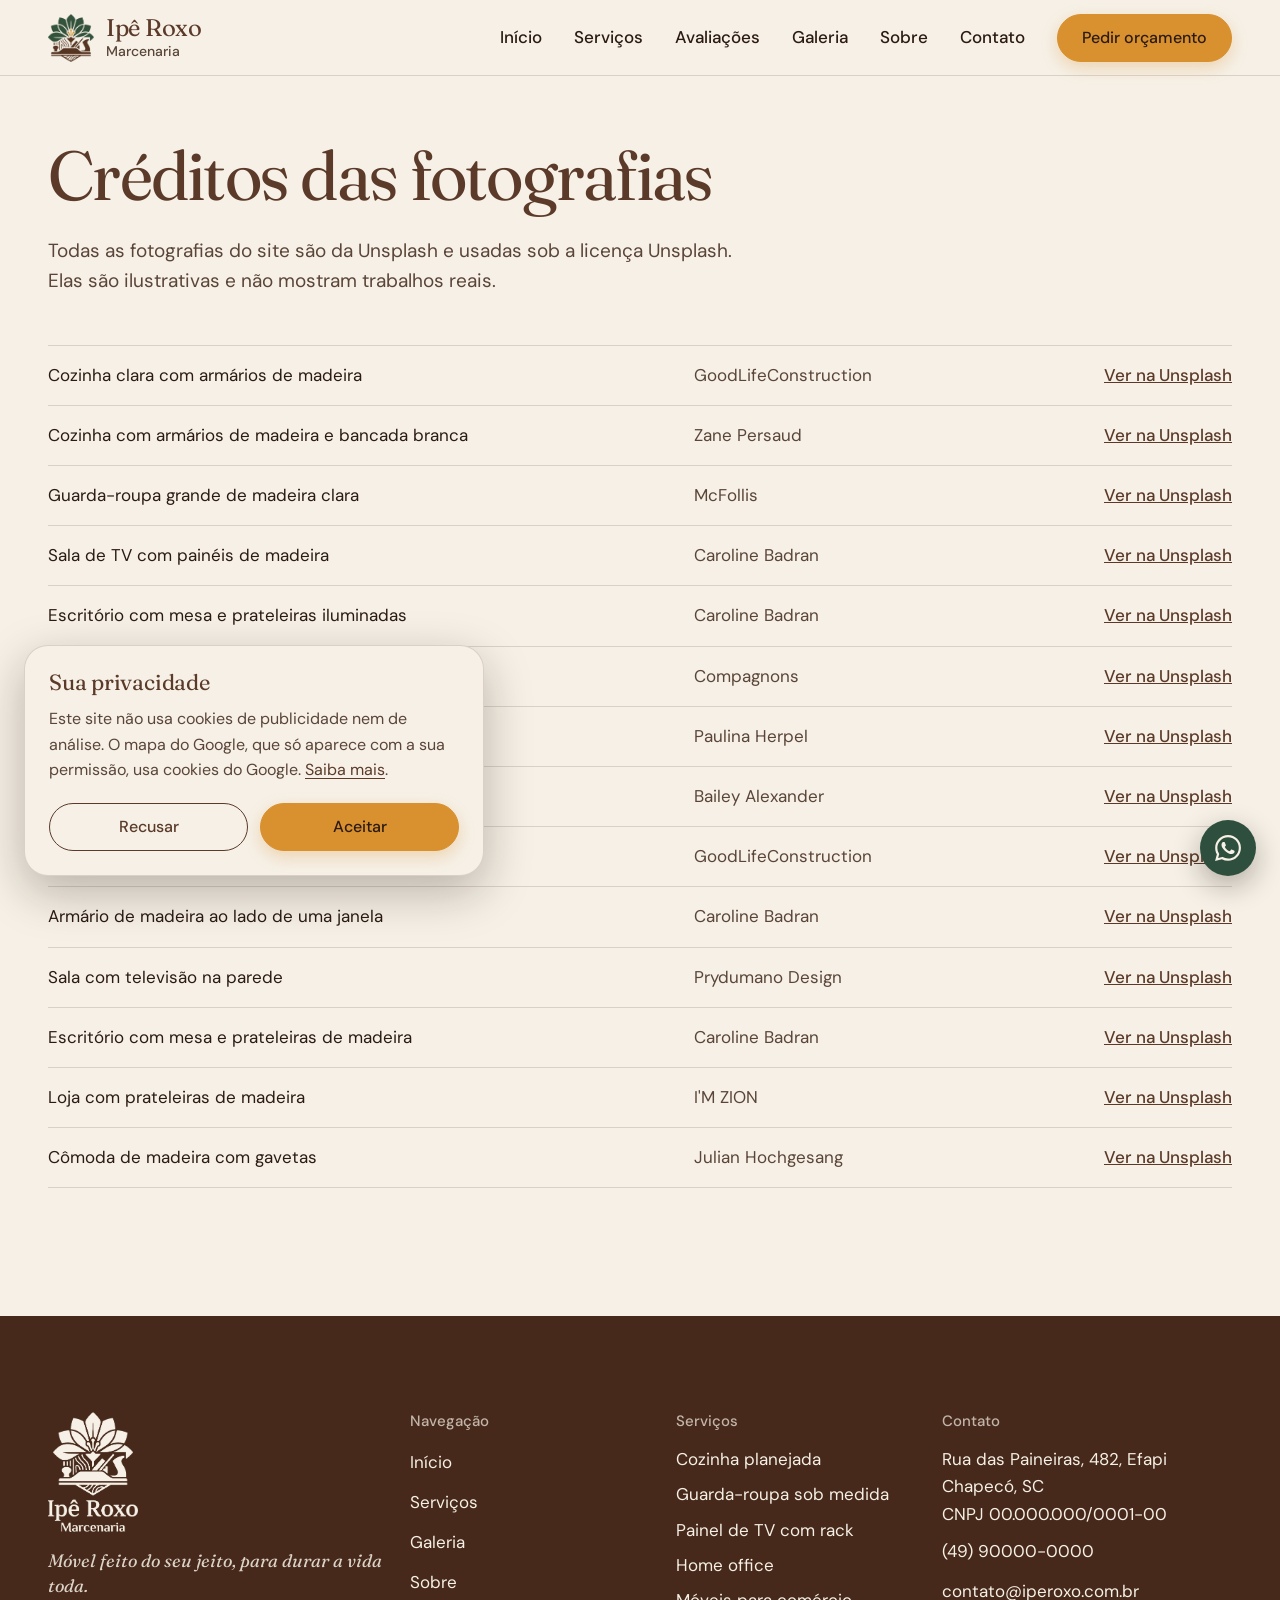
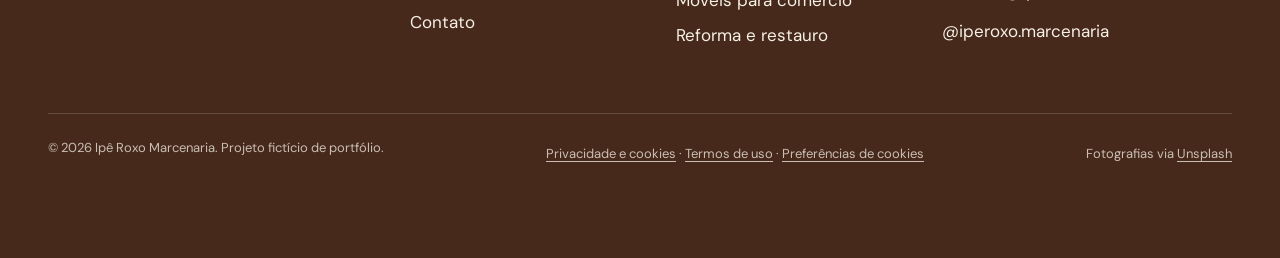
<file: creditos.html>
<!doctype html>
<html lang="pt-BR">
<head>
  <meta charset="utf-8">
  <meta name="viewport" content="width=device-width, initial-scale=1, viewport-fit=cover">
  <title>Créditos das fotografias | Ipê Roxo Marcenaria</title>
  <meta name="description" content="Autores das fotografias usadas neste site, todas da Unsplash.">
  <meta name="theme-color" content="#F6F0E6">
  <meta name="robots" content="noindex">
  <link rel="icon" href="favicon.ico" sizes="48x48">
  <link rel="icon" type="image/png" sizes="32x32" href="assets/logo/favicon-32.png">
  <link rel="icon" type="image/png" sizes="16x16" href="assets/logo/favicon-16.png">
  <link rel="apple-touch-icon" href="assets/logo/apple-touch-icon.png">
  <link rel="manifest" href="site.webmanifest">
  <link rel="preload" href="assets/fonts/dmsans-latin.woff2" as="font" type="font/woff2" crossorigin>
  <script>/* esqueleto de carregamento: só celular e tablet */if(matchMedia("(max-width:1023px)").matches){var h=document.documentElement;h.classList.add("skel");setTimeout(function(){h.classList.remove("skel")},10000)}</script>
  <link rel="stylesheet" href="assets/css/style.css">
</head>
<body data-page="creditos">
  <div class="skeleton" aria-hidden="true">
    <div class="sk-bar"><span class="sk-brand"><span class="sk sk-logo"></span><span class="sk-stack" style="gap:6px"><span class="sk sk-line" style="width:86px"></span><span class="sk sk-line" style="width:58px"></span></span></span><span class="sk sk-circle"></span></div>
    <div class="sk-page">
      <div class="sk-stack sk-stack--lg"><span class="sk sk-title" style="width:80%"></span><span class="sk sk-title" style="width:46%"></span></div>
      <div class="sk-stack"><span class="sk sk-line" style="width:100%"></span><span class="sk sk-line" style="width:92%"></span><span class="sk sk-line" style="width:60%"></span></div>
      <div class="sk-stack sk-stack--lg"><span class="sk sk-line" style="width:100%"></span><span class="sk sk-line" style="width:100%"></span><span class="sk sk-line" style="width:100%"></span><span class="sk sk-line" style="width:100%"></span><span class="sk sk-line" style="width:100%"></span></div>
    </div>
    <span class="sk sk-fab"></span>
  </div>
  <a class="skip-link" href="#conteudo">Ir para o conteúdo</a>

  <header class="nav">
    <div class="wrap">
      <a class="brand" href="index.html" aria-label="Ipê Roxo Marcenaria, página inicial">
        <img src="assets/logo/logo-marca.png" alt="" width="52" height="48">
        <span class="brand__txt" translate="no"><strong>Ipê Roxo</strong><span>Marcenaria</span></span>
      </a>
      <button class="nav__toggle" type="button" aria-expanded="false" aria-controls="menu" aria-label="Abrir menu"><span class="burger" aria-hidden="true"><span></span><span></span><span></span></span></button>
      <nav class="nav__links" id="menu" aria-label="Principal">
        <a href="index.html">Início</a>
        <a href="servicos.html">Serviços</a>
        <a href="index.html#avaliacoes">Avaliações</a>
        <a href="galeria.html">Galeria</a>
        <a href="sobre.html">Sobre</a>
        <a href="contato.html">Contato</a>
        <a class="btn btn--primary" href="contato.html" data-wa="Olá! Gostaria de pedir um orçamento.">Pedir orçamento</a>
      </nav>
    </div>
  </header>

  <main id="conteudo">
    <section class="pagehead" aria-labelledby="h-pagina">
      <div class="wrap">
        <h1 id="h-pagina">Créditos das fotografias</h1>
        <p class="lead">Todas as fotografias do site são da Unsplash e usadas sob a licença Unsplash. Elas são ilustrativas e não mostram trabalhos reais.</p>
      </div>
    </section>
    <section class="section credits" aria-label="Lista de fotografias">
      <div class="wrap">
        <ul class="credits__list">
          <li><span>Cozinha clara com armários de madeira</span><span>GoodLifeConstruction</span><a href="https://unsplash.com/photos/Jl5BfxX089Q" target="_blank" rel="noopener">Ver na Unsplash<span class="sr-only"> (abre em nova aba): Cozinha clara com armários de madeira</span></a></li>
          <li><span>Cozinha com armários de madeira e bancada branca</span><span>Zane Persaud</span><a href="https://unsplash.com/photos/uvfoiBTPcpQ" target="_blank" rel="noopener">Ver na Unsplash<span class="sr-only"> (abre em nova aba): Cozinha com armários de madeira e bancada branca</span></a></li>
          <li><span>Guarda-roupa grande de madeira clara</span><span>McFollis</span><a href="https://unsplash.com/photos/oKm0abwopb0" target="_blank" rel="noopener">Ver na Unsplash<span class="sr-only"> (abre em nova aba): Guarda-roupa grande de madeira clara</span></a></li>
          <li><span>Sala de TV com painéis de madeira</span><span>Caroline Badran</span><a href="https://unsplash.com/photos/HtQautz6DDY" target="_blank" rel="noopener">Ver na Unsplash<span class="sr-only"> (abre em nova aba): Sala de TV com painéis de madeira</span></a></li>
          <li><span>Escritório com mesa e prateleiras iluminadas</span><span>Caroline Badran</span><a href="https://unsplash.com/photos/rHGfFRgu5zE" target="_blank" rel="noopener">Ver na Unsplash<span class="sr-only"> (abre em nova aba): Escritório com mesa e prateleiras iluminadas</span></a></li>
          <li><span>Prateleira de madeira em uma loja</span><span>Compagnons</span><a href="https://unsplash.com/photos/ZiwuUOR_H0U" target="_blank" rel="noopener">Ver na Unsplash<span class="sr-only"> (abre em nova aba): Prateleira de madeira em uma loja</span></a></li>
          <li><span>Mãos limpando uma peça de madeira</span><span>Paulina Herpel</span><a href="https://unsplash.com/photos/uIjytgNbjgE" target="_blank" rel="noopener">Ver na Unsplash<span class="sr-only"> (abre em nova aba): Mãos limpando uma peça de madeira</span></a></li>
          <li><span>Homem trabalhando numa peça de madeira</span><span>Bailey Alexander</span><a href="https://unsplash.com/photos/DfffcjQ106U" target="_blank" rel="noopener">Ver na Unsplash<span class="sr-only"> (abre em nova aba): Homem trabalhando numa peça de madeira</span></a></li>
          <li><span>Cozinha com armários de madeira e janelas grandes</span><span>GoodLifeConstruction</span><a href="https://unsplash.com/photos/7PTnAE1DK4k" target="_blank" rel="noopener">Ver na Unsplash<span class="sr-only"> (abre em nova aba): Cozinha com armários de madeira e janelas grandes</span></a></li>
          <li><span>Armário de madeira ao lado de uma janela</span><span>Caroline Badran</span><a href="https://unsplash.com/photos/XlSLMRkEXb4" target="_blank" rel="noopener">Ver na Unsplash<span class="sr-only"> (abre em nova aba): Armário de madeira ao lado de uma janela</span></a></li>
          <li><span>Sala com televisão na parede</span><span>Prydumano Design</span><a href="https://unsplash.com/photos/AL9YkVEHc3U" target="_blank" rel="noopener">Ver na Unsplash<span class="sr-only"> (abre em nova aba): Sala com televisão na parede</span></a></li>
          <li><span>Escritório com mesa e prateleiras de madeira</span><span>Caroline Badran</span><a href="https://unsplash.com/photos/ePhpXlJ6H2g" target="_blank" rel="noopener">Ver na Unsplash<span class="sr-only"> (abre em nova aba): Escritório com mesa e prateleiras de madeira</span></a></li>
          <li><span>Loja com prateleiras de madeira</span><span>I'M ZION</span><a href="https://unsplash.com/photos/DF-8yqWqtiQ" target="_blank" rel="noopener">Ver na Unsplash<span class="sr-only"> (abre em nova aba): Loja com prateleiras de madeira</span></a></li>
          <li><span>Cômoda de madeira com gavetas</span><span>Julian Hochgesang</span><a href="https://unsplash.com/photos/4DqsMC4-QQc" target="_blank" rel="noopener">Ver na Unsplash<span class="sr-only"> (abre em nova aba): Cômoda de madeira com gavetas</span></a></li>
        </ul>
      </div>
    </section>
  </main>

  <footer class="footer">
    <div class="wrap">
      <div class="footer__grid">
        <div class="footer__brand">
          <img src="assets/logo/logo-ipe-roxo-claro.png" alt="Ipê Roxo Marcenaria" width="90" height="120">
          <p>Móvel feito do seu jeito, para durar a vida toda.</p>
        </div>
        <div>
          <h2>Navegação</h2>
          <ul>
            <li><a href="index.html">Início</a></li>
            <li><a href="servicos.html">Serviços</a></li>
            <li><a href="galeria.html">Galeria</a></li>
            <li><a href="sobre.html">Sobre</a></li>
            <li><a href="contato.html">Contato</a></li>
          </ul>
        </div>
        <div>
          <h2>Serviços</h2>
          <ul>
            <li>Cozinha planejada</li>
            <li>Guarda-roupa sob medida</li>
            <li>Painel de TV com rack</li>
            <li>Home office</li>
            <li>Móveis para comércio</li>
            <li>Reforma e restauro</li>
          </ul>
        </div>
        <div>
          <h2>Contato</h2>
          <ul>
            <li>Rua das Paineiras, 482, Efapi<br>Chapecó, SC<br>CNPJ 00.000.000/0001-00<!-- CNPJ fictício: trocar pelo real --></li>
            <li><a href="contato.html" data-wa="Olá! Gostaria de pedir um orçamento.">(49) 90000-0000</a></li>
            <li><a href="mailto:contato@iperoxo.com.br">contato@iperoxo.com.br</a></li>
            <li><a href="https://www.instagram.com/iperoxo.marcenaria" target="_blank" rel="noopener">@iperoxo.marcenaria</a></li>
          </ul>
        </div>
      </div>
      <div class="footer__legal">
        <span>© <span data-ano>2026</span> Ipê Roxo Marcenaria. Projeto fictício de portfólio.</span>
        <span><a href="privacidade.html">Privacidade e cookies</a> · <a href="termos.html">Termos de uso</a> · <button class="linklike" type="button" data-cookie-prefs>Preferências de cookies</button></span>
        <span>Fotografias via <a href="creditos.html">Unsplash</a></span>
      </div>
    </div>
  </footer>
  <a class="wa-float is-compact" href="contato.html" data-wa="Olá! Gostaria de pedir um orçamento." aria-label="Falar pelo WhatsApp"><i data-icon="whatsapp"></i><span>WhatsApp</span></a>

  <script src="assets/js/icons.js"></script>
  <script src="assets/js/main.js"></script>
</body>
</html>
</file>
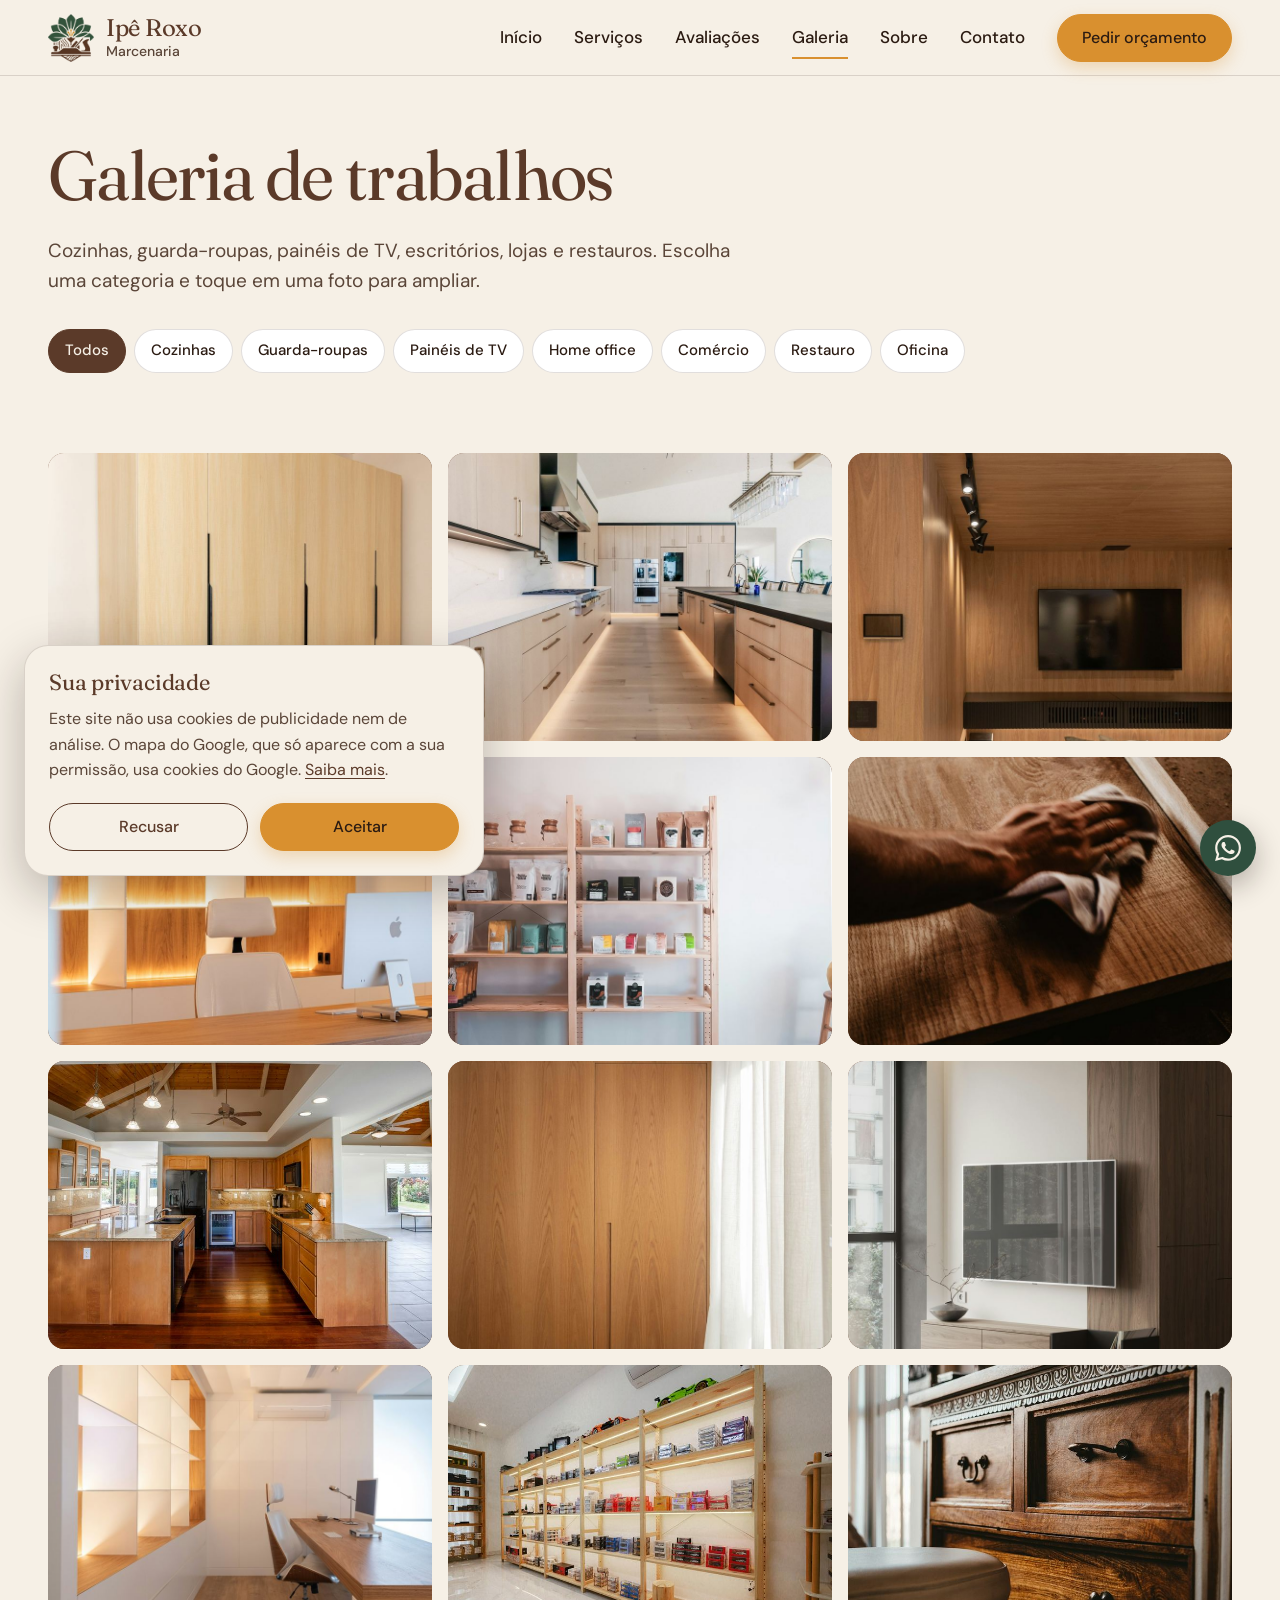
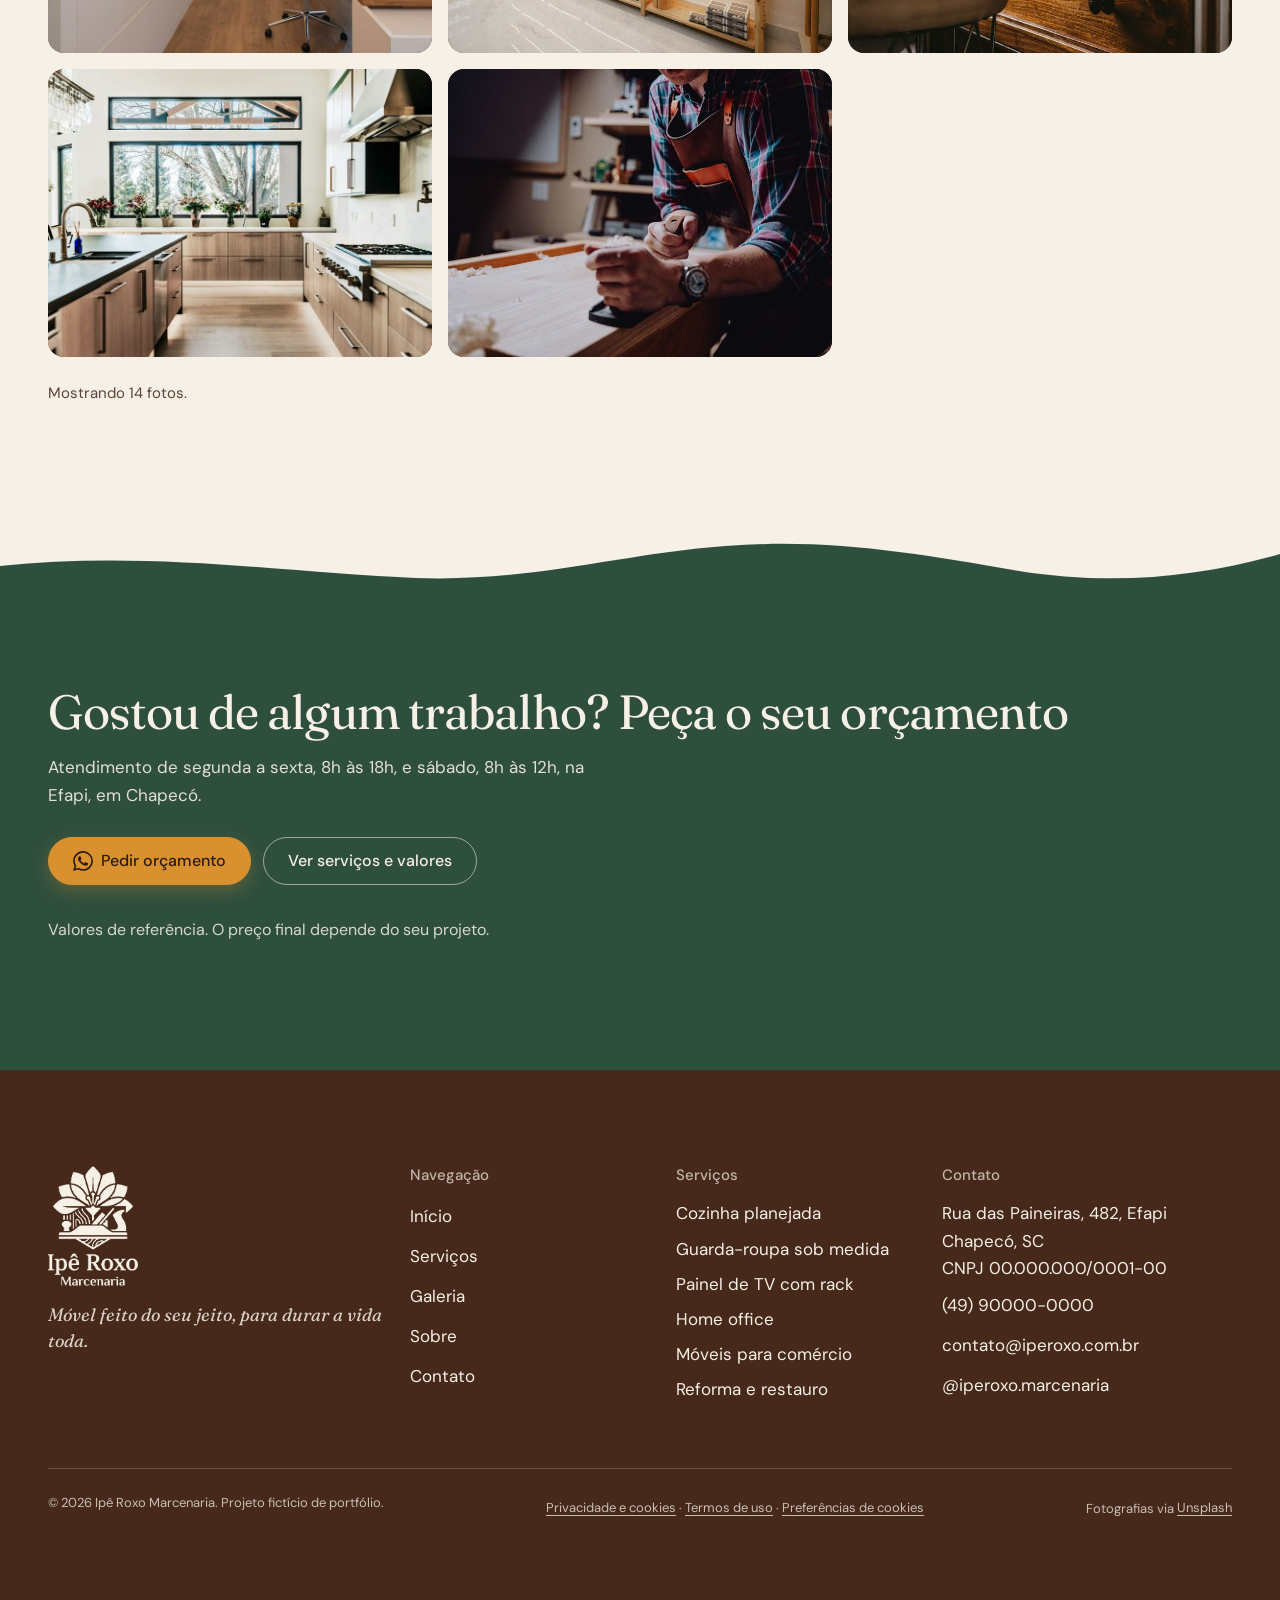
<file: galeria.html>
<!doctype html>
<html lang="pt-BR">
<head>
  <meta charset="utf-8">
  <meta name="viewport" content="width=device-width, initial-scale=1, viewport-fit=cover">
  <title>Galeria de trabalhos | Ipê Roxo Marcenaria, Chapecó</title>
  <meta name="description" content="Fotos de cozinhas, guarda-roupas, painéis de TV, home offices, móveis para comércio e restauros da Ipê Roxo Marcenaria, em Chapecó.">
  <meta name="theme-color" content="#F6F0E6">
  <link rel="canonical" href="https://SEU-SITE.netlify.app/galeria.html">
  <meta property="og:title" content="Galeria de trabalhos | Ipê Roxo Marcenaria, Chapecó">
  <meta property="og:description" content="Veja cozinhas, guarda-roupas, painéis de TV e outros móveis sob medida.">
  <meta property="og:type" content="website">
  <meta property="og:locale" content="pt_BR">
  <meta property="og:url" content="https://SEU-SITE.netlify.app/galeria.html">
  <meta property="og:image" content="https://SEU-SITE.netlify.app/share.jpg">
  <meta property="og:image:width" content="1200">
  <meta property="og:image:height" content="630">
  <meta property="og:image:alt" content="Marcenaria Ipê Roxo: móveis de madeira sob medida">
  <meta name="twitter:image" content="https://SEU-SITE.netlify.app/share.jpg">
  <meta name="twitter:card" content="summary_large_image">
  <link rel="icon" href="favicon.ico" sizes="48x48">
  <link rel="icon" type="image/png" sizes="32x32" href="assets/logo/favicon-32.png">
  <link rel="icon" type="image/png" sizes="16x16" href="assets/logo/favicon-16.png">
  <link rel="apple-touch-icon" href="assets/logo/apple-touch-icon.png">
  <link rel="manifest" href="site.webmanifest">
  <link rel="preload" href="assets/fonts/dmsans-latin.woff2" as="font" type="font/woff2" crossorigin>
  <script>/* esqueleto de carregamento: só celular e tablet */if(matchMedia("(max-width:1023px)").matches){var h=document.documentElement;h.classList.add("skel");setTimeout(function(){h.classList.remove("skel")},10000)}</script>
  <link rel="stylesheet" href="assets/css/style.css">
</head>
<body data-page="galeria">
  <div class="skeleton" aria-hidden="true">
    <div class="sk-bar"><span class="sk-brand"><span class="sk sk-logo"></span><span class="sk-stack" style="gap:6px"><span class="sk sk-line" style="width:86px"></span><span class="sk sk-line" style="width:58px"></span></span></span><span class="sk sk-circle"></span></div>
    <div class="sk-page">
      <div class="sk-stack sk-stack--lg"><span class="sk sk-title" style="width:74%"></span><span class="sk sk-title" style="width:44%"></span></div>
      <div class="sk-stack"><span class="sk sk-line" style="width:100%"></span><span class="sk sk-line" style="width:84%"></span></div>
      <div class="sk-wrap"><span class="sk sk-chip" style="width:70px"></span><span class="sk sk-chip" style="width:104px"></span><span class="sk sk-chip" style="width:128px"></span><span class="sk sk-chip" style="width:126px"></span><span class="sk sk-chip" style="width:108px"></span><span class="sk sk-chip" style="width:112px"></span><span class="sk sk-chip" style="width:96px"></span><span class="sk sk-chip" style="width:92px"></span></div>
      <div class="sk-mosaic"><span class="sk sk-tile"></span><span class="sk sk-tile"></span><span class="sk sk-tile"></span><span class="sk sk-tile"></span><span class="sk sk-tile"></span><span class="sk sk-tile"></span><span class="sk sk-tile"></span><span class="sk sk-tile"></span></div>
    </div>
    <span class="sk sk-fab"></span>
  </div>
  <a class="skip-link" href="#conteudo">Ir para o conteúdo</a>

  <header class="nav">
    <div class="wrap">
      <a class="brand" href="index.html" aria-label="Ipê Roxo Marcenaria, página inicial">
        <img src="assets/logo/logo-marca.png" alt="" width="52" height="48">
        <span class="brand__txt" translate="no"><strong>Ipê Roxo</strong><span>Marcenaria</span></span>
      </a>
      <button class="nav__toggle" type="button" aria-expanded="false" aria-controls="menu" aria-label="Abrir menu"><span class="burger" aria-hidden="true"><span></span><span></span><span></span></span></button>
      <nav class="nav__links" id="menu" aria-label="Principal">
        <a href="index.html">Início</a>
        <a href="servicos.html">Serviços</a>
        <a href="index.html#avaliacoes">Avaliações</a>
        <a href="galeria.html" aria-current="page">Galeria</a>
        <a href="sobre.html">Sobre</a>
        <a href="contato.html">Contato</a>
        <a class="btn btn--primary" href="contato.html" data-wa="Olá! Gostaria de pedir um orçamento.">Pedir orçamento</a>
      </nav>
    </div>
  </header>

  <main id="conteudo">

    <section class="pagehead" aria-labelledby="h-pagina">
      <div class="wrap">
        <h1 id="h-pagina" class="enter">Galeria de trabalhos</h1>
        <p class="lead enter enter--2">Cozinhas, guarda-roupas, painéis de TV, escritórios, lojas e restauros. Escolha uma categoria e toque em uma foto para ampliar.</p>
        <div class="chips enter enter--3" role="group" aria-label="Filtrar por categoria">
          <button type="button" data-filtro="todos" aria-pressed="true">Todos</button>
          <button type="button" data-filtro="cozinha" aria-pressed="false">Cozinhas</button>
          <button type="button" data-filtro="guarda-roupa" aria-pressed="false">Guarda-roupas</button>
          <button type="button" data-filtro="tv" aria-pressed="false">Painéis de TV</button>
          <button type="button" data-filtro="home-office" aria-pressed="false">Home office</button>
          <button type="button" data-filtro="comercio" aria-pressed="false">Comércio</button>
          <button type="button" data-filtro="restauro" aria-pressed="false">Restauro</button>
          <button type="button" data-filtro="oficina" aria-pressed="false">Oficina</button>
        </div>
      </div>
    </section>

    <section class="mosaic-wrap" aria-label="Fotos">
      <div class="wrap">
        <div class="mosaic">
        <button class="gallery__item" type="button" data-lightbox data-cat="guarda-roupa" data-full="assets/img/guarda-roupa.jpg" data-alt="Guarda-roupa grande de madeira clara com puxadores pretos" aria-label="Ampliar foto: Guarda-roupa grande de madeira clara com puxadores pretos"><figure class="ph" data-slot="Foto: Guarda-roupa grande de madeira clara com puxadores pretos"><img src="assets/img/guarda-roupa.jpg" srcset="assets/img/guarda-roupa-800.jpg 800w, assets/img/guarda-roupa-1200.jpg 1200w, assets/img/guarda-roupa.jpg 1600w" sizes="(min-width: 1024px) 420px, (min-width: 640px) 50vw, 100vw" alt="" width="1600" height="1200" loading="lazy"></figure></button>
        <button class="gallery__item" type="button" data-lightbox data-cat="cozinha" data-full="assets/img/hero.jpg" data-alt="Cozinha clara com armários de madeira e piso de madeira" aria-label="Ampliar foto: Cozinha clara com armários de madeira e piso de madeira"><figure class="ph" data-slot="Foto: Cozinha clara com armários de madeira e piso de madeira"><img src="assets/img/hero.jpg" srcset="assets/img/hero-800.jpg 800w, assets/img/hero-1200.jpg 1200w, assets/img/hero.jpg 1600w" sizes="(min-width: 1024px) 600px, 100vw" alt="" width="1600" height="1200" loading="lazy"></figure></button>
        <button class="gallery__item" type="button" data-lightbox data-cat="tv" data-full="assets/img/painel-tv.jpg" data-alt="Sala de TV com painéis de madeira na parede" aria-label="Ampliar foto: Sala de TV com painéis de madeira na parede"><figure class="ph" data-slot="Foto: Sala de TV com painéis de madeira na parede"><img src="assets/img/painel-tv.jpg" srcset="assets/img/painel-tv-800.jpg 800w, assets/img/painel-tv-1200.jpg 1200w, assets/img/painel-tv.jpg 1600w" sizes="(min-width: 1024px) 420px, (min-width: 640px) 50vw, 100vw" alt="" width="1600" height="1200" loading="lazy"></figure></button>
        <button class="gallery__item" type="button" data-lightbox data-cat="home-office" data-full="assets/img/home-office.jpg" data-alt="Escritório com mesa de madeira e prateleiras iluminadas" aria-label="Ampliar foto: Escritório com mesa de madeira e prateleiras iluminadas"><figure class="ph" data-slot="Foto: Escritório com mesa de madeira e prateleiras iluminadas"><img src="assets/img/home-office.jpg" srcset="assets/img/home-office-800.jpg 800w, assets/img/home-office-1200.jpg 1200w, assets/img/home-office.jpg 1600w" sizes="(min-width: 1024px) 420px, (min-width: 640px) 50vw, 100vw" alt="" width="1600" height="1200" loading="lazy"></figure></button>
        <button class="gallery__item" type="button" data-lightbox data-cat="comercio" data-full="assets/img/comercio.jpg" data-alt="Prateleira de madeira em uma loja, com produtos expostos" aria-label="Ampliar foto: Prateleira de madeira em uma loja, com produtos expostos"><figure class="ph" data-slot="Foto: Prateleira de madeira em uma loja, com produtos expostos"><img src="assets/img/comercio.jpg" srcset="assets/img/comercio-800.jpg 800w, assets/img/comercio-1200.jpg 1200w, assets/img/comercio.jpg 1600w" sizes="(min-width: 1024px) 420px, (min-width: 640px) 50vw, 100vw" alt="" width="1600" height="1200" loading="lazy"></figure></button>
        <button class="gallery__item" type="button" data-lightbox data-cat="restauro" data-full="assets/img/restauro.jpg" data-alt="Mãos limpando uma peça de madeira" aria-label="Ampliar foto: Mãos limpando uma peça de madeira"><figure class="ph" data-slot="Foto: Mãos limpando uma peça de madeira"><img src="assets/img/restauro.jpg" srcset="assets/img/restauro-800.jpg 800w, assets/img/restauro-1200.jpg 1200w, assets/img/restauro.jpg 1600w" sizes="(min-width: 1024px) 420px, (min-width: 640px) 50vw, 100vw" alt="" width="1600" height="1200" loading="lazy"></figure></button>
        <button class="gallery__item" type="button" data-lightbox data-cat="cozinha" data-full="assets/img/cozinha.jpg" data-alt="Cozinha com armários de madeira e bancada branca" aria-label="Ampliar foto: Cozinha com armários de madeira e bancada branca"><figure class="ph" data-slot="Foto: Cozinha com armários de madeira e bancada branca"><img src="assets/img/cozinha.jpg" srcset="assets/img/cozinha-800.jpg 800w, assets/img/cozinha-1200.jpg 1200w, assets/img/cozinha.jpg 1600w" sizes="(min-width: 1024px) 420px, (min-width: 640px) 50vw, 100vw" alt="" width="1600" height="1200" loading="lazy"></figure></button>
        <button class="gallery__item" type="button" data-lightbox data-cat="guarda-roupa" data-full="assets/img/galeria-2.jpg" data-alt="Armário de madeira ao lado de uma janela com cortinas" aria-label="Ampliar foto: Armário de madeira ao lado de uma janela com cortinas"><figure class="ph" data-slot="Foto: Armário de madeira ao lado de uma janela com cortinas"><img src="assets/img/galeria-2.jpg" srcset="assets/img/galeria-2-800.jpg 800w, assets/img/galeria-2-1200.jpg 1200w, assets/img/galeria-2.jpg 1600w" sizes="(min-width: 1024px) 420px, (min-width: 640px) 50vw, 100vw" alt="" width="1600" height="1200" loading="lazy"></figure></button>
        <button class="gallery__item" type="button" data-lightbox data-cat="tv" data-full="assets/img/galeria-3.jpg" data-alt="Sala com televisão na parede" aria-label="Ampliar foto: Sala com televisão na parede"><figure class="ph" data-slot="Foto: Sala com televisão na parede"><img src="assets/img/galeria-3.jpg" srcset="assets/img/galeria-3-800.jpg 800w, assets/img/galeria-3-1200.jpg 1200w, assets/img/galeria-3.jpg 1600w" sizes="(min-width: 1024px) 420px, (min-width: 640px) 50vw, 100vw" alt="" width="1600" height="1200" loading="lazy"></figure></button>
        <button class="gallery__item" type="button" data-lightbox data-cat="home-office" data-full="assets/img/galeria-4.jpg" data-alt="Escritório com mesa e prateleiras de madeira" aria-label="Ampliar foto: Escritório com mesa e prateleiras de madeira"><figure class="ph" data-slot="Foto: Escritório com mesa e prateleiras de madeira"><img src="assets/img/galeria-4.jpg" srcset="assets/img/galeria-4-800.jpg 800w, assets/img/galeria-4-1200.jpg 1200w, assets/img/galeria-4.jpg 1600w" sizes="(min-width: 1024px) 420px, (min-width: 640px) 50vw, 100vw" alt="" width="1600" height="1200" loading="lazy"></figure></button>
        <button class="gallery__item" type="button" data-lightbox data-cat="comercio" data-full="assets/img/galeria-5.jpg" data-alt="Loja com prateleiras de madeira" aria-label="Ampliar foto: Loja com prateleiras de madeira"><figure class="ph" data-slot="Foto: Loja com prateleiras de madeira"><img src="assets/img/galeria-5.jpg" srcset="assets/img/galeria-5-800.jpg 800w, assets/img/galeria-5-1200.jpg 1200w, assets/img/galeria-5.jpg 1600w" sizes="(min-width: 1024px) 420px, (min-width: 640px) 50vw, 100vw" alt="" width="1600" height="1200" loading="lazy"></figure></button>
        <button class="gallery__item" type="button" data-lightbox data-cat="restauro" data-full="assets/img/galeria-6.jpg" data-alt="Cômoda de madeira com gavetas" aria-label="Ampliar foto: Cômoda de madeira com gavetas"><figure class="ph" data-slot="Foto: Cômoda de madeira com gavetas"><img src="assets/img/galeria-6.jpg" srcset="assets/img/galeria-6-800.jpg 800w, assets/img/galeria-6-1200.jpg 1200w, assets/img/galeria-6.jpg 1600w" sizes="(min-width: 1024px) 420px, (min-width: 640px) 50vw, 100vw" alt="" width="1600" height="1200" loading="lazy"></figure></button>
        <button class="gallery__item" type="button" data-lightbox data-cat="cozinha" data-full="assets/img/galeria-1.jpg" data-alt="Cozinha com armários de madeira e janelas grandes" aria-label="Ampliar foto: Cozinha com armários de madeira e janelas grandes"><figure class="ph" data-slot="Foto: Cozinha com armários de madeira e janelas grandes"><img src="assets/img/galeria-1.jpg" srcset="assets/img/galeria-1-800.jpg 800w, assets/img/galeria-1-1200.jpg 1200w, assets/img/galeria-1.jpg 1600w" sizes="(min-width: 1024px) 420px, (min-width: 640px) 50vw, 100vw" alt="" width="1600" height="1200" loading="lazy"></figure></button>
        <button class="gallery__item" type="button" data-lightbox data-cat="oficina" data-full="assets/img/oficina.jpg" data-alt="Homem trabalhando em uma peça de madeira numa bancada" aria-label="Ampliar foto: Homem trabalhando em uma peça de madeira numa bancada"><figure class="ph" data-slot="Foto: Homem trabalhando em uma peça de madeira numa bancada"><img src="assets/img/oficina.jpg" srcset="assets/img/oficina-800.jpg 800w, assets/img/oficina-1200.jpg 1200w, assets/img/oficina.jpg 1600w" sizes="(min-width: 1024px) 420px, (min-width: 640px) 50vw, 100vw" alt="" width="1600" height="1200" loading="lazy"></figure></button>
        </div>
        <p class="mosaic-count" id="galeria-contagem" role="status">Mostrando 14 fotos.</p>
      </div>
    </section>

    <section class="section band band--cta" aria-labelledby="h-final">
      <svg class="wave wave--top" viewBox="0 0 1440 56" preserveAspectRatio="none" aria-hidden="true" focusable="false"><path fill="#F6F0E6" d="M0 0h1440v22c-96 24-192 32-300 16S936 6 816 14 600 50 468 46 168 18 0 34z"/></svg>
      <div class="wrap cta">
        <h2 id="h-final">Gostou de algum trabalho? Peça o seu orçamento</h2>
        <p>Atendimento de segunda a sexta, 8h às 18h, e sábado, 8h às 12h, na Efapi, em Chapecó.</p>
        <div class="btn-row">
          <a class="btn btn--primary" href="contato.html" data-wa="Olá! Vi a galeria de trabalhos e gostaria de pedir um orçamento."><i data-icon="whatsapp"></i>Pedir orçamento</a>
          <a class="btn btn--secondary btn--on-dark" href="servicos.html">Ver serviços e valores</a>
        </div>
        <p class="note">Valores de referência. O preço final depende do seu projeto.</p>
      </div>
    </section>
  </main>

  <footer class="footer">
    <div class="wrap">
      <div class="footer__grid">
        <div class="footer__brand">
          <img src="assets/logo/logo-ipe-roxo-claro.png" alt="Ipê Roxo Marcenaria" width="90" height="120">
          <p>Móvel feito do seu jeito, para durar a vida toda.</p>
        </div>
        <div>
          <h3>Navegação</h3>
          <ul>
            <li><a href="index.html">Início</a></li>
            <li><a href="servicos.html">Serviços</a></li>
            <li><a href="galeria.html">Galeria</a></li>
            <li><a href="sobre.html">Sobre</a></li>
            <li><a href="contato.html">Contato</a></li>
          </ul>
        </div>
        <div>
          <h3>Serviços</h3>
          <ul>
            <li>Cozinha planejada</li>
            <li>Guarda-roupa sob medida</li>
            <li>Painel de TV com rack</li>
            <li>Home office</li>
            <li>Móveis para comércio</li>
            <li>Reforma e restauro</li>
          </ul>
        </div>
        <div>
          <h3>Contato</h3>
          <ul>
            <li>Rua das Paineiras, 482, Efapi<br>Chapecó, SC<br>CNPJ 00.000.000/0001-00<!-- CNPJ fictício: trocar pelo real --></li>
            <li><a href="contato.html" data-wa="Olá! Gostaria de pedir um orçamento.">(49) 90000-0000</a></li>
            <li><a href="mailto:contato@iperoxo.com.br">contato@iperoxo.com.br</a></li>
            <li><a href="https://www.instagram.com/iperoxo.marcenaria" target="_blank" rel="noopener">@iperoxo.marcenaria</a></li>
          </ul>
        </div>
      </div>
      <div class="footer__legal">
        <span>© <span data-ano>2026</span> Ipê Roxo Marcenaria. Projeto fictício de portfólio.</span>
        <span><a href="privacidade.html">Privacidade e cookies</a> · <a href="termos.html">Termos de uso</a> · <button class="linklike" type="button" data-cookie-prefs>Preferências de cookies</button></span>
        <span>Fotografias via <a href="creditos.html">Unsplash</a></span>
      </div>
    </div>
  </footer>
  <a class="wa-float is-compact" href="contato.html" data-wa="Olá! Gostaria de pedir um orçamento." aria-label="Falar pelo WhatsApp"><i data-icon="whatsapp"></i><span>WhatsApp</span></a>
  <dialog class="lightbox" aria-label="Foto ampliada">
    <div class="lightbox__inner">
      <div class="lightbox__stage"></div>
      <button class="lightbox__btn lightbox__close" type="button" aria-label="Fechar"><i data-icon="x"></i></button>
      <button class="lightbox__btn lightbox__prev" type="button" aria-label="Foto anterior"><i data-icon="chevron-left"></i></button>
      <button class="lightbox__btn lightbox__next" type="button" aria-label="Próxima foto"><i data-icon="chevron-right"></i></button>
    </div>
  </dialog>

  <script src="assets/js/icons.js"></script>
  <script src="assets/js/main.js"></script>
</body>
</html>
</file>
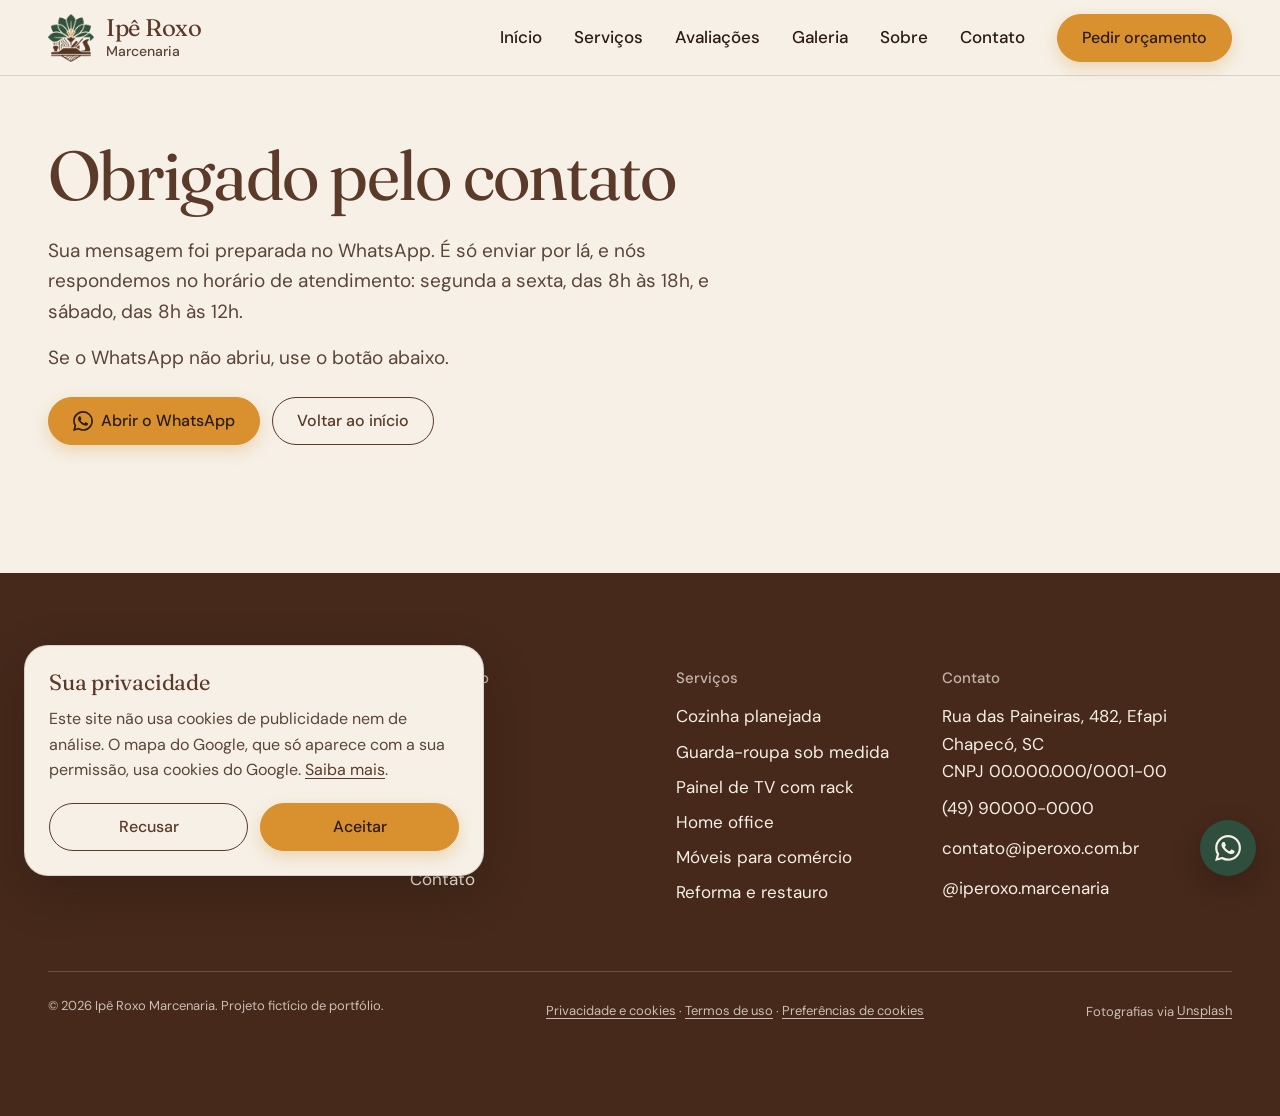
<file: obrigado.html>
<!doctype html>
<html lang="pt-BR">
<head>
  <meta charset="utf-8">
  <meta name="viewport" content="width=device-width, initial-scale=1, viewport-fit=cover">
  <title>Obrigado pelo contato | Ipê Roxo Marcenaria</title>
  <meta name="description" content="Sua mensagem foi preparada no WhatsApp.">
  <meta name="theme-color" content="#F6F0E6">
  <meta name="robots" content="noindex">
  <link rel="icon" href="favicon.ico" sizes="48x48">
  <link rel="icon" type="image/png" sizes="32x32" href="assets/logo/favicon-32.png">
  <link rel="icon" type="image/png" sizes="16x16" href="assets/logo/favicon-16.png">
  <link rel="apple-touch-icon" href="assets/logo/apple-touch-icon.png">
  <link rel="manifest" href="site.webmanifest">
  <link rel="preload" href="assets/fonts/dmsans-latin.woff2" as="font" type="font/woff2" crossorigin>
  <script>/* esqueleto de carregamento: só celular e tablet */if(matchMedia("(max-width:1023px)").matches){var h=document.documentElement;h.classList.add("skel");setTimeout(function(){h.classList.remove("skel")},10000)}</script>
  <link rel="stylesheet" href="assets/css/style.css">
</head>
<body data-page="obrigado">
  <div class="skeleton" aria-hidden="true">
    <div class="sk-bar"><span class="sk-brand"><span class="sk sk-logo"></span><span class="sk-stack" style="gap:6px"><span class="sk sk-line" style="width:86px"></span><span class="sk sk-line" style="width:58px"></span></span></span><span class="sk sk-circle"></span></div>
    <div class="sk-page">
      <div class="sk-stack sk-stack--lg"><span class="sk sk-title" style="width:80%"></span><span class="sk sk-title" style="width:46%"></span></div>
      <div class="sk-stack"><span class="sk sk-line" style="width:100%"></span><span class="sk sk-line" style="width:92%"></span><span class="sk sk-line" style="width:60%"></span></div>
      <div class="sk-stack sk-stack--lg"><span class="sk sk-line" style="width:100%"></span><span class="sk sk-line" style="width:100%"></span><span class="sk sk-line" style="width:100%"></span><span class="sk sk-line" style="width:100%"></span><span class="sk sk-line" style="width:100%"></span></div>
    </div>
    <span class="sk sk-fab"></span>
  </div>
  <a class="skip-link" href="#conteudo">Ir para o conteúdo</a>

  <header class="nav">
    <div class="wrap">
      <a class="brand" href="index.html" aria-label="Ipê Roxo Marcenaria, página inicial">
        <img src="assets/logo/logo-marca.png" alt="" width="52" height="48">
        <span class="brand__txt" translate="no"><strong>Ipê Roxo</strong><span>Marcenaria</span></span>
      </a>
      <button class="nav__toggle" type="button" aria-expanded="false" aria-controls="menu" aria-label="Abrir menu"><span class="burger" aria-hidden="true"><span></span><span></span><span></span></span></button>
      <nav class="nav__links" id="menu" aria-label="Principal">
        <a href="index.html">Início</a>
        <a href="servicos.html">Serviços</a>
        <a href="index.html#avaliacoes">Avaliações</a>
        <a href="galeria.html">Galeria</a>
        <a href="sobre.html">Sobre</a>
        <a href="contato.html">Contato</a>
        <a class="btn btn--primary" href="contato.html" data-wa="Olá! Gostaria de pedir um orçamento.">Pedir orçamento</a>
      </nav>
    </div>
  </header>

  <main id="conteudo">
    <section class="pagehead thanks" aria-labelledby="h-pagina">
      <div class="wrap">
        <h1 id="h-pagina">Obrigado pelo contato</h1>
        <p class="lead">Sua mensagem foi preparada no WhatsApp. É só enviar por lá, e nós respondemos no horário de atendimento: segunda a sexta, das 8h às 18h, e sábado, das 8h às 12h.</p>
        <p class="lead">Se o WhatsApp não abriu, use o botão abaixo.</p>
        <div class="btn-row">
          <a class="btn btn--primary" href="contato.html" data-wa="Olá! Gostaria de pedir um orçamento."><i data-icon="whatsapp"></i>Abrir o WhatsApp</a>
          <a class="btn btn--secondary" href="index.html">Voltar ao início</a>
        </div>
      </div>
    </section>
  </main>

  <footer class="footer">
    <div class="wrap">
      <div class="footer__grid">
        <div class="footer__brand">
          <img src="assets/logo/logo-ipe-roxo-claro.png" alt="Ipê Roxo Marcenaria" width="90" height="120">
          <p>Móvel feito do seu jeito, para durar a vida toda.</p>
        </div>
        <div>
          <h2>Navegação</h2>
          <ul>
            <li><a href="index.html">Início</a></li>
            <li><a href="servicos.html">Serviços</a></li>
            <li><a href="galeria.html">Galeria</a></li>
            <li><a href="sobre.html">Sobre</a></li>
            <li><a href="contato.html">Contato</a></li>
          </ul>
        </div>
        <div>
          <h2>Serviços</h2>
          <ul>
            <li>Cozinha planejada</li>
            <li>Guarda-roupa sob medida</li>
            <li>Painel de TV com rack</li>
            <li>Home office</li>
            <li>Móveis para comércio</li>
            <li>Reforma e restauro</li>
          </ul>
        </div>
        <div>
          <h2>Contato</h2>
          <ul>
            <li>Rua das Paineiras, 482, Efapi<br>Chapecó, SC<br>CNPJ 00.000.000/0001-00<!-- CNPJ fictício: trocar pelo real --></li>
            <li><a href="contato.html" data-wa="Olá! Gostaria de pedir um orçamento.">(49) 90000-0000</a></li>
            <li><a href="mailto:contato@iperoxo.com.br">contato@iperoxo.com.br</a></li>
            <li><a href="https://www.instagram.com/iperoxo.marcenaria" target="_blank" rel="noopener">@iperoxo.marcenaria</a></li>
          </ul>
        </div>
      </div>
      <div class="footer__legal">
        <span>© <span data-ano>2026</span> Ipê Roxo Marcenaria. Projeto fictício de portfólio.</span>
        <span><a href="privacidade.html">Privacidade e cookies</a> · <a href="termos.html">Termos de uso</a> · <button class="linklike" type="button" data-cookie-prefs>Preferências de cookies</button></span>
        <span>Fotografias via <a href="creditos.html">Unsplash</a></span>
      </div>
    </div>
  </footer>
  <a class="wa-float is-compact" href="contato.html" data-wa="Olá! Gostaria de pedir um orçamento." aria-label="Falar pelo WhatsApp"><i data-icon="whatsapp"></i><span>WhatsApp</span></a>

  <script src="assets/js/icons.js"></script>
  <script src="assets/js/main.js"></script>
</body>
</html>
</file>
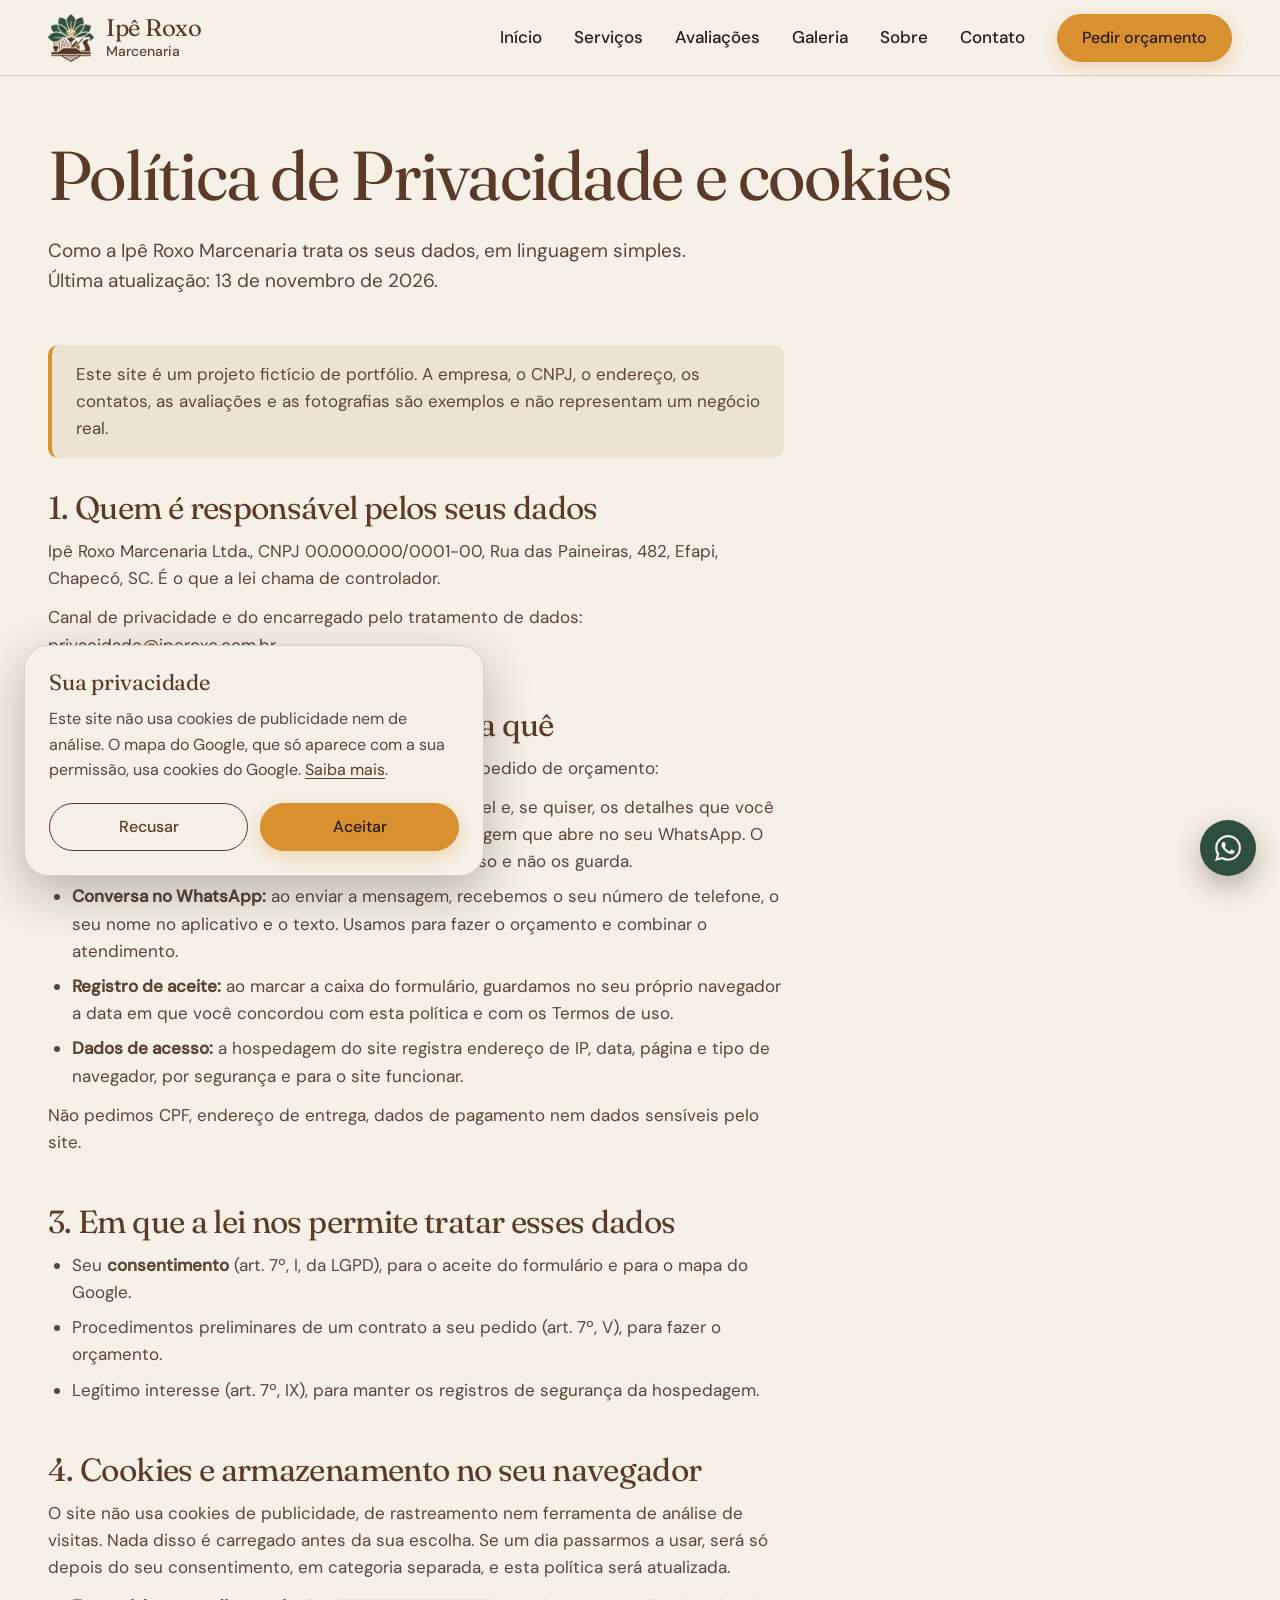
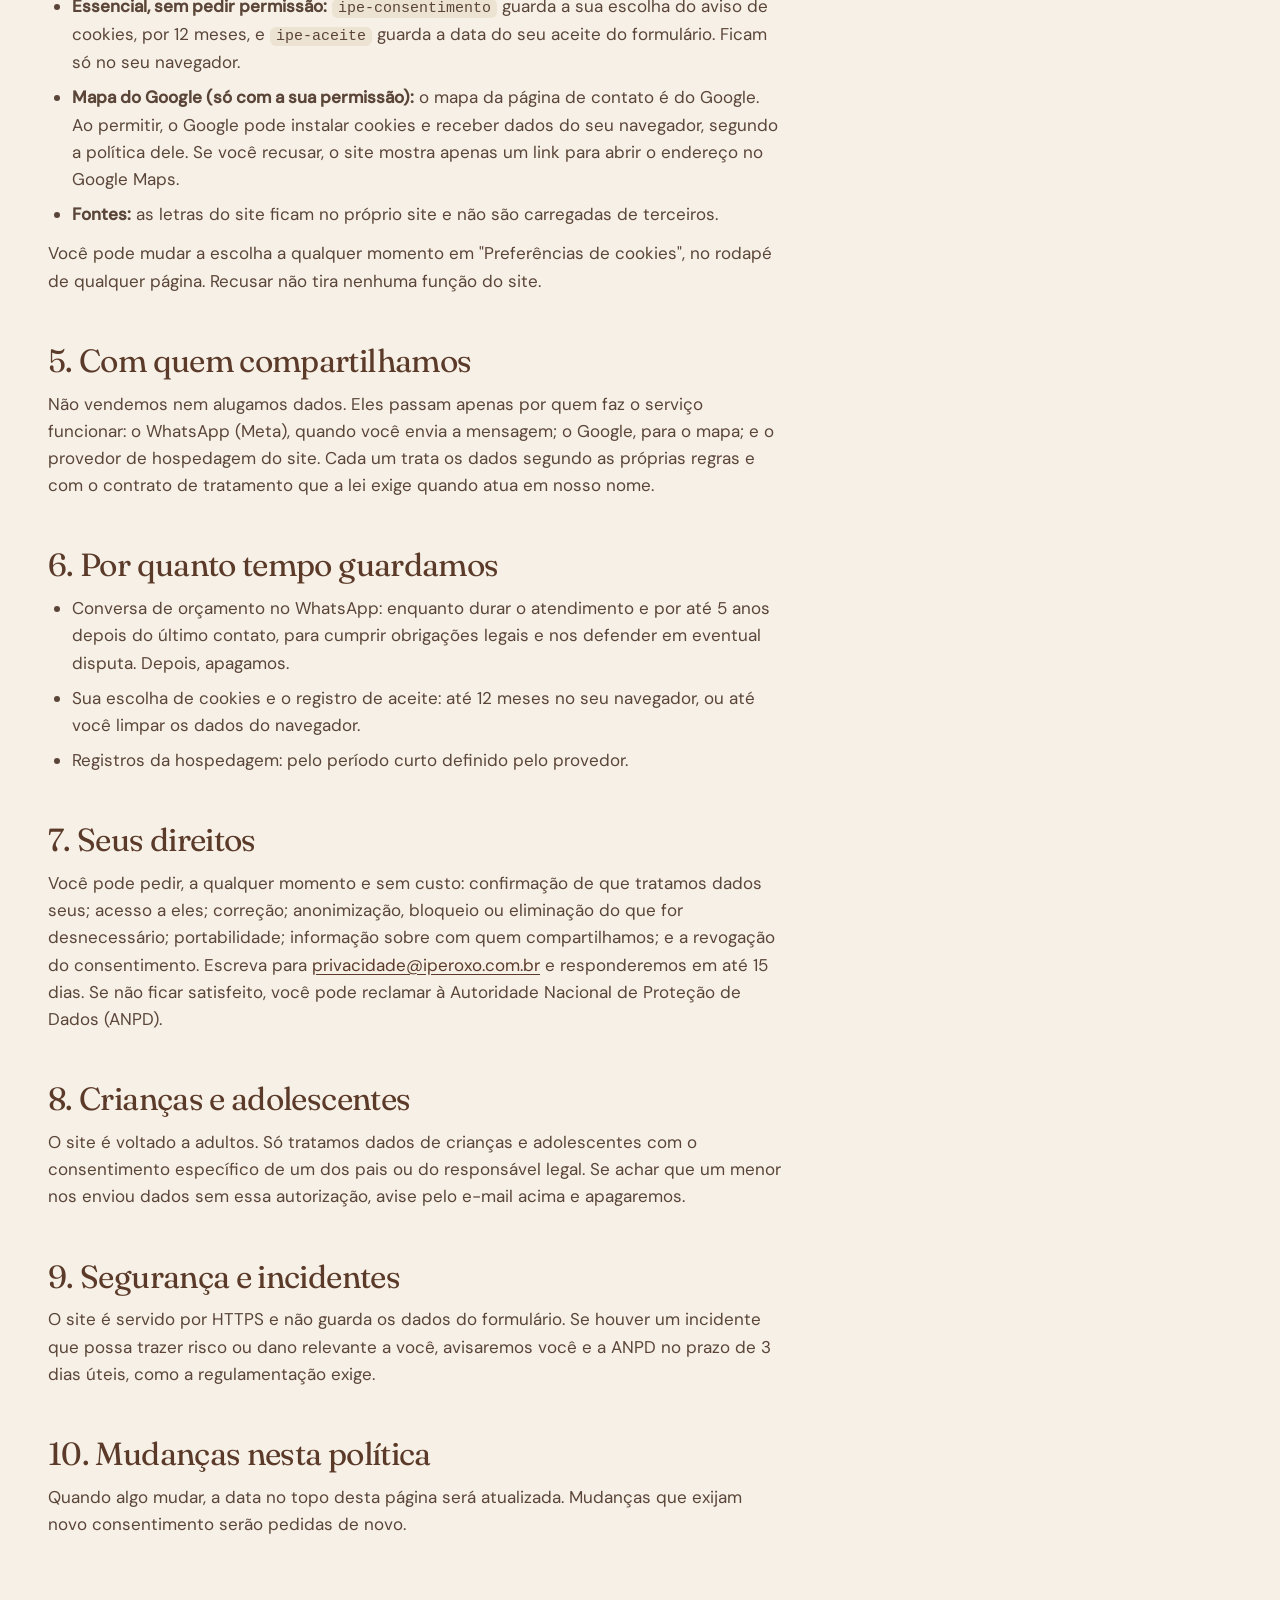
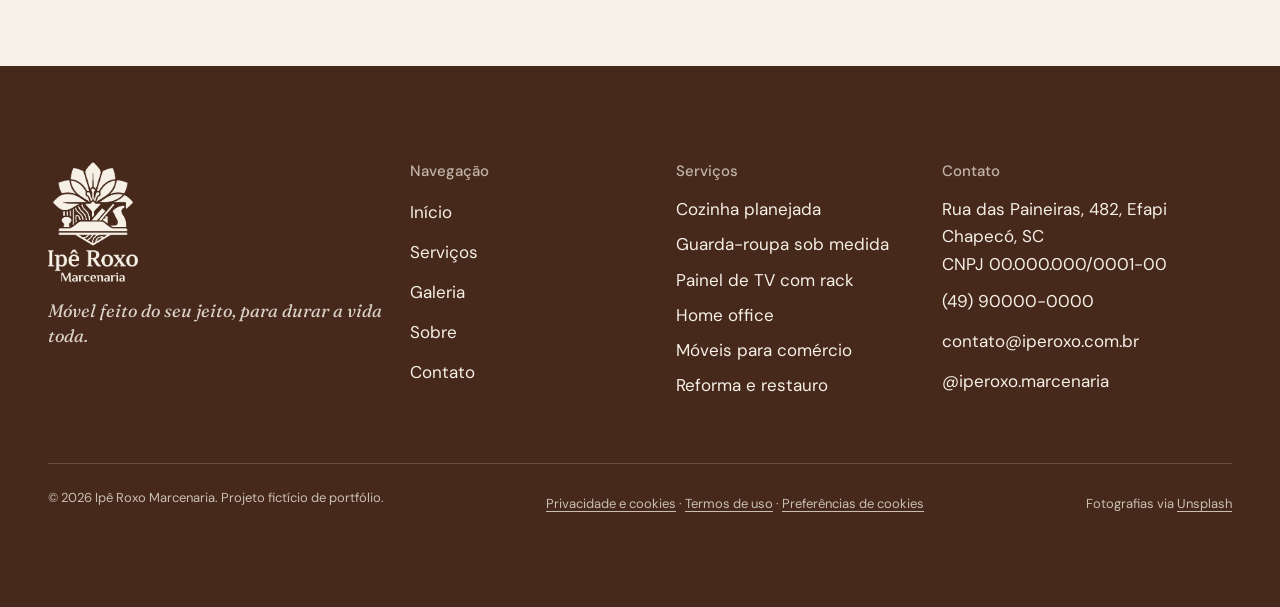
<file: privacidade.html>
<!doctype html>
<html lang="pt-BR">
<head>
  <meta charset="utf-8">
  <meta name="viewport" content="width=device-width, initial-scale=1, viewport-fit=cover">
  <title>Política de Privacidade e cookies | Ipê Roxo Marcenaria</title>
  <meta name="description" content="Quais dados a Ipê Roxo Marcenaria coleta, por quê, por quanto tempo guarda e como você pede acesso ou exclusão. Inclui a política de cookies.">
  <meta name="theme-color" content="#F6F0E6">
  <link rel="canonical" href="https://SEU-SITE.netlify.app/privacidade.html">
  <meta property="og:title" content="Política de Privacidade e cookies | Ipê Roxo Marcenaria">
  <meta property="og:description" content="Quais dados a Ipê Roxo Marcenaria coleta, por quê, por quanto tempo guarda e como você pede acesso ou exclusão. Inclui a política de cookies.">
  <meta property="og:type" content="website">
  <meta property="og:locale" content="pt_BR">
  <meta property="og:url" content="https://SEU-SITE.netlify.app/privacidade.html">
  <meta property="og:image" content="https://SEU-SITE.netlify.app/share.jpg">
  <meta property="og:image:width" content="1200">
  <meta property="og:image:height" content="630">
  <meta property="og:image:alt" content="Marcenaria Ipê Roxo: móveis de madeira sob medida">
  <meta name="twitter:image" content="https://SEU-SITE.netlify.app/share.jpg">
  <meta name="twitter:card" content="summary_large_image">
  <link rel="icon" href="favicon.ico" sizes="48x48">
  <link rel="icon" type="image/png" sizes="32x32" href="assets/logo/favicon-32.png">
  <link rel="icon" type="image/png" sizes="16x16" href="assets/logo/favicon-16.png">
  <link rel="apple-touch-icon" href="assets/logo/apple-touch-icon.png">
  <link rel="manifest" href="site.webmanifest">
  <link rel="preload" href="assets/fonts/dmsans-latin.woff2" as="font" type="font/woff2" crossorigin>
  <script>/* esqueleto de carregamento: só celular e tablet */if(matchMedia("(max-width:1023px)").matches){var h=document.documentElement;h.classList.add("skel");setTimeout(function(){h.classList.remove("skel")},10000)}</script>
  <link rel="stylesheet" href="assets/css/style.css">
</head>
<body data-page="privacidade">
  <div class="skeleton" aria-hidden="true">
    <div class="sk-bar"><span class="sk-brand"><span class="sk sk-logo"></span><span class="sk-stack" style="gap:6px"><span class="sk sk-line" style="width:86px"></span><span class="sk sk-line" style="width:58px"></span></span></span><span class="sk sk-circle"></span></div>
    <div class="sk-page">
      <div class="sk-stack sk-stack--lg"><span class="sk sk-title" style="width:80%"></span><span class="sk sk-title" style="width:46%"></span></div>
      <div class="sk-stack"><span class="sk sk-line" style="width:100%"></span><span class="sk sk-line" style="width:92%"></span><span class="sk sk-line" style="width:60%"></span></div>
      <div class="sk-stack sk-stack--lg"><span class="sk sk-line" style="width:100%"></span><span class="sk sk-line" style="width:100%"></span><span class="sk sk-line" style="width:100%"></span><span class="sk sk-line" style="width:100%"></span><span class="sk sk-line" style="width:100%"></span></div>
    </div>
    <span class="sk sk-fab"></span>
  </div>
  <a class="skip-link" href="#conteudo">Ir para o conteúdo</a>

  <header class="nav">
    <div class="wrap">
      <a class="brand" href="index.html" aria-label="Ipê Roxo Marcenaria, página inicial">
        <img src="assets/logo/logo-marca.png" alt="" width="52" height="48">
        <span class="brand__txt" translate="no"><strong>Ipê Roxo</strong><span>Marcenaria</span></span>
      </a>
      <button class="nav__toggle" type="button" aria-expanded="false" aria-controls="menu" aria-label="Abrir menu"><span class="burger" aria-hidden="true"><span></span><span></span><span></span></span></button>
      <nav class="nav__links" id="menu" aria-label="Principal">
        <a href="index.html">Início</a>
        <a href="servicos.html">Serviços</a>
        <a href="index.html#avaliacoes">Avaliações</a>
        <a href="galeria.html">Galeria</a>
        <a href="sobre.html">Sobre</a>
        <a href="contato.html">Contato</a>
        <a class="btn btn--primary" href="contato.html" data-wa="Olá! Gostaria de pedir um orçamento.">Pedir orçamento</a>
      </nav>
    </div>
  </header>

  <main id="conteudo">
    <section class="pagehead" aria-labelledby="h-pagina">
      <div class="wrap">
        <h1 id="h-pagina">Política de Privacidade e cookies</h1>
        <p class="lead">Como a Ipê Roxo Marcenaria trata os seus dados, em linguagem simples. Última atualização: 13 de novembro de 2026.</p>
      </div>
    </section>
    <section class="section legal" aria-label="Texto da política">
      <div class="wrap">
        <p class="notice">Este site é um projeto fictício de portfólio. A empresa, o CNPJ, o endereço, os contatos, as avaliações e as fotografias são exemplos e não representam um negócio real.</p>

        <h2>1. Quem é responsável pelos seus dados</h2>
        <p>Ipê Roxo Marcenaria Ltda., CNPJ 00.000.000/0001-00<!-- CNPJ fictício: trocar pelo real -->, Rua das Paineiras, 482, Efapi, Chapecó, SC. É o que a lei chama de controlador.</p>
        <p>Canal de privacidade e do encarregado pelo tratamento de dados: <a href="mailto:privacidade@iperoxo.com.br">privacidade@iperoxo.com.br</a>.</p>

        <h2>2. Quais dados coletamos e para quê</h2>
        <p>Coletamos só o que é preciso para responder ao seu pedido de orçamento:</p>
        <ul>
          <li><strong>Formulário de orçamento:</strong> seu nome, o tipo de móvel e, se quiser, os detalhes que você escrever. Eles servem apenas para montar a mensagem que abre no seu WhatsApp. O site não envia esses dados a nenhum servidor nosso e não os guarda.</li>
          <li><strong>Conversa no WhatsApp:</strong> ao enviar a mensagem, recebemos o seu número de telefone, o seu nome no aplicativo e o texto. Usamos para fazer o orçamento e combinar o atendimento.</li>
          <li><strong>Registro de aceite:</strong> ao marcar a caixa do formulário, guardamos no seu próprio navegador a data em que você concordou com esta política e com os Termos de uso.</li>
          <li><strong>Dados de acesso:</strong> a hospedagem do site registra endereço de IP, data, página e tipo de navegador, por segurança e para o site funcionar.</li>
        </ul>
        <p>Não pedimos CPF, endereço de entrega, dados de pagamento nem dados sensíveis pelo site.</p>

        <h2>3. Em que a lei nos permite tratar esses dados</h2>
        <ul>
          <li>Seu <strong>consentimento</strong> (art. 7º, I, da LGPD), para o aceite do formulário e para o mapa do Google.</li>
          <li>Procedimentos preliminares de um contrato a seu pedido (art. 7º, V), para fazer o orçamento.</li>
          <li>Legítimo interesse (art. 7º, IX), para manter os registros de segurança da hospedagem.</li>
        </ul>

        <h2 id="cookies">4. Cookies e armazenamento no seu navegador</h2>
        <p>O site não usa cookies de publicidade, de rastreamento nem ferramenta de análise de visitas. Nada disso é carregado antes da sua escolha. Se um dia passarmos a usar, será só depois do seu consentimento, em categoria separada, e esta política será atualizada.</p>
        <ul>
          <li><strong>Essencial, sem pedir permissão:</strong> <code>ipe-consentimento</code> guarda a sua escolha do aviso de cookies, por 12 meses, e <code>ipe-aceite</code> guarda a data do seu aceite do formulário. Ficam só no seu navegador.</li>
          <li><strong>Mapa do Google (só com a sua permissão):</strong> o mapa da página de contato é do Google. Ao permitir, o Google pode instalar cookies e receber dados do seu navegador, segundo a política dele. Se você recusar, o site mostra apenas um link para abrir o endereço no Google Maps.</li>
          <li><strong>Fontes:</strong> as letras do site ficam no próprio site e não são carregadas de terceiros.</li>
        </ul>
        <p>Você pode mudar a escolha a qualquer momento em "Preferências de cookies", no rodapé de qualquer página. Recusar não tira nenhuma função do site.</p>

        <h2>5. Com quem compartilhamos</h2>
        <p>Não vendemos nem alugamos dados. Eles passam apenas por quem faz o serviço funcionar: o WhatsApp (Meta), quando você envia a mensagem; o Google, para o mapa; e o provedor de hospedagem do site. Cada um trata os dados segundo as próprias regras e com o contrato de tratamento que a lei exige quando atua em nosso nome.</p>

        <h2>6. Por quanto tempo guardamos</h2>
        <ul>
          <li>Conversa de orçamento no WhatsApp: enquanto durar o atendimento e por até 5 anos depois do último contato, para cumprir obrigações legais e nos defender em eventual disputa. Depois, apagamos.</li>
          <li>Sua escolha de cookies e o registro de aceite: até 12 meses no seu navegador, ou até você limpar os dados do navegador.</li>
          <li>Registros da hospedagem: pelo período curto definido pelo provedor.</li>
        </ul>

        <h2>7. Seus direitos</h2>
        <p>Você pode pedir, a qualquer momento e sem custo: confirmação de que tratamos dados seus; acesso a eles; correção; anonimização, bloqueio ou eliminação do que for desnecessário; portabilidade; informação sobre com quem compartilhamos; e a revogação do consentimento. Escreva para <a href="mailto:privacidade@iperoxo.com.br">privacidade@iperoxo.com.br</a> e responderemos em até 15 dias. Se não ficar satisfeito, você pode reclamar à Autoridade Nacional de Proteção de Dados (ANPD).</p>

        <h2>8. Crianças e adolescentes</h2>
        <p>O site é voltado a adultos. Só tratamos dados de crianças e adolescentes com o consentimento específico de um dos pais ou do responsável legal. Se achar que um menor nos enviou dados sem essa autorização, avise pelo e-mail acima e apagaremos.</p>

        <h2>9. Segurança e incidentes</h2>
        <p>O site é servido por HTTPS e não guarda os dados do formulário. Se houver um incidente que possa trazer risco ou dano relevante a você, avisaremos você e a ANPD no prazo de 3 dias úteis, como a regulamentação exige.</p>

        <h2>10. Mudanças nesta política</h2>
        <p>Quando algo mudar, a data no topo desta página será atualizada. Mudanças que exijam novo consentimento serão pedidas de novo.</p>
      </div>
    </section>
  </main>

  <footer class="footer">
    <div class="wrap">
      <div class="footer__grid">
        <div class="footer__brand">
          <img src="assets/logo/logo-ipe-roxo-claro.png" alt="Ipê Roxo Marcenaria" width="90" height="120">
          <p>Móvel feito do seu jeito, para durar a vida toda.</p>
        </div>
        <div>
          <h2>Navegação</h2>
          <ul>
            <li><a href="index.html">Início</a></li>
            <li><a href="servicos.html">Serviços</a></li>
            <li><a href="galeria.html">Galeria</a></li>
            <li><a href="sobre.html">Sobre</a></li>
            <li><a href="contato.html">Contato</a></li>
          </ul>
        </div>
        <div>
          <h2>Serviços</h2>
          <ul>
            <li>Cozinha planejada</li>
            <li>Guarda-roupa sob medida</li>
            <li>Painel de TV com rack</li>
            <li>Home office</li>
            <li>Móveis para comércio</li>
            <li>Reforma e restauro</li>
          </ul>
        </div>
        <div>
          <h2>Contato</h2>
          <ul>
            <li>Rua das Paineiras, 482, Efapi<br>Chapecó, SC<br>CNPJ 00.000.000/0001-00<!-- CNPJ fictício: trocar pelo real --></li>
            <li><a href="contato.html" data-wa="Olá! Gostaria de pedir um orçamento.">(49) 90000-0000</a></li>
            <li><a href="mailto:contato@iperoxo.com.br">contato@iperoxo.com.br</a></li>
            <li><a href="https://www.instagram.com/iperoxo.marcenaria" target="_blank" rel="noopener">@iperoxo.marcenaria</a></li>
          </ul>
        </div>
      </div>
      <div class="footer__legal">
        <span>© <span data-ano>2026</span> Ipê Roxo Marcenaria. Projeto fictício de portfólio.</span>
        <span><a href="privacidade.html">Privacidade e cookies</a> · <a href="termos.html">Termos de uso</a> · <button class="linklike" type="button" data-cookie-prefs>Preferências de cookies</button></span>
        <span>Fotografias via <a href="creditos.html">Unsplash</a></span>
      </div>
    </div>
  </footer>
  <a class="wa-float is-compact" href="contato.html" data-wa="Olá! Gostaria de pedir um orçamento." aria-label="Falar pelo WhatsApp"><i data-icon="whatsapp"></i><span>WhatsApp</span></a>

  <script src="assets/js/icons.js"></script>
  <script src="assets/js/main.js"></script>
</body>
</html>
</file>
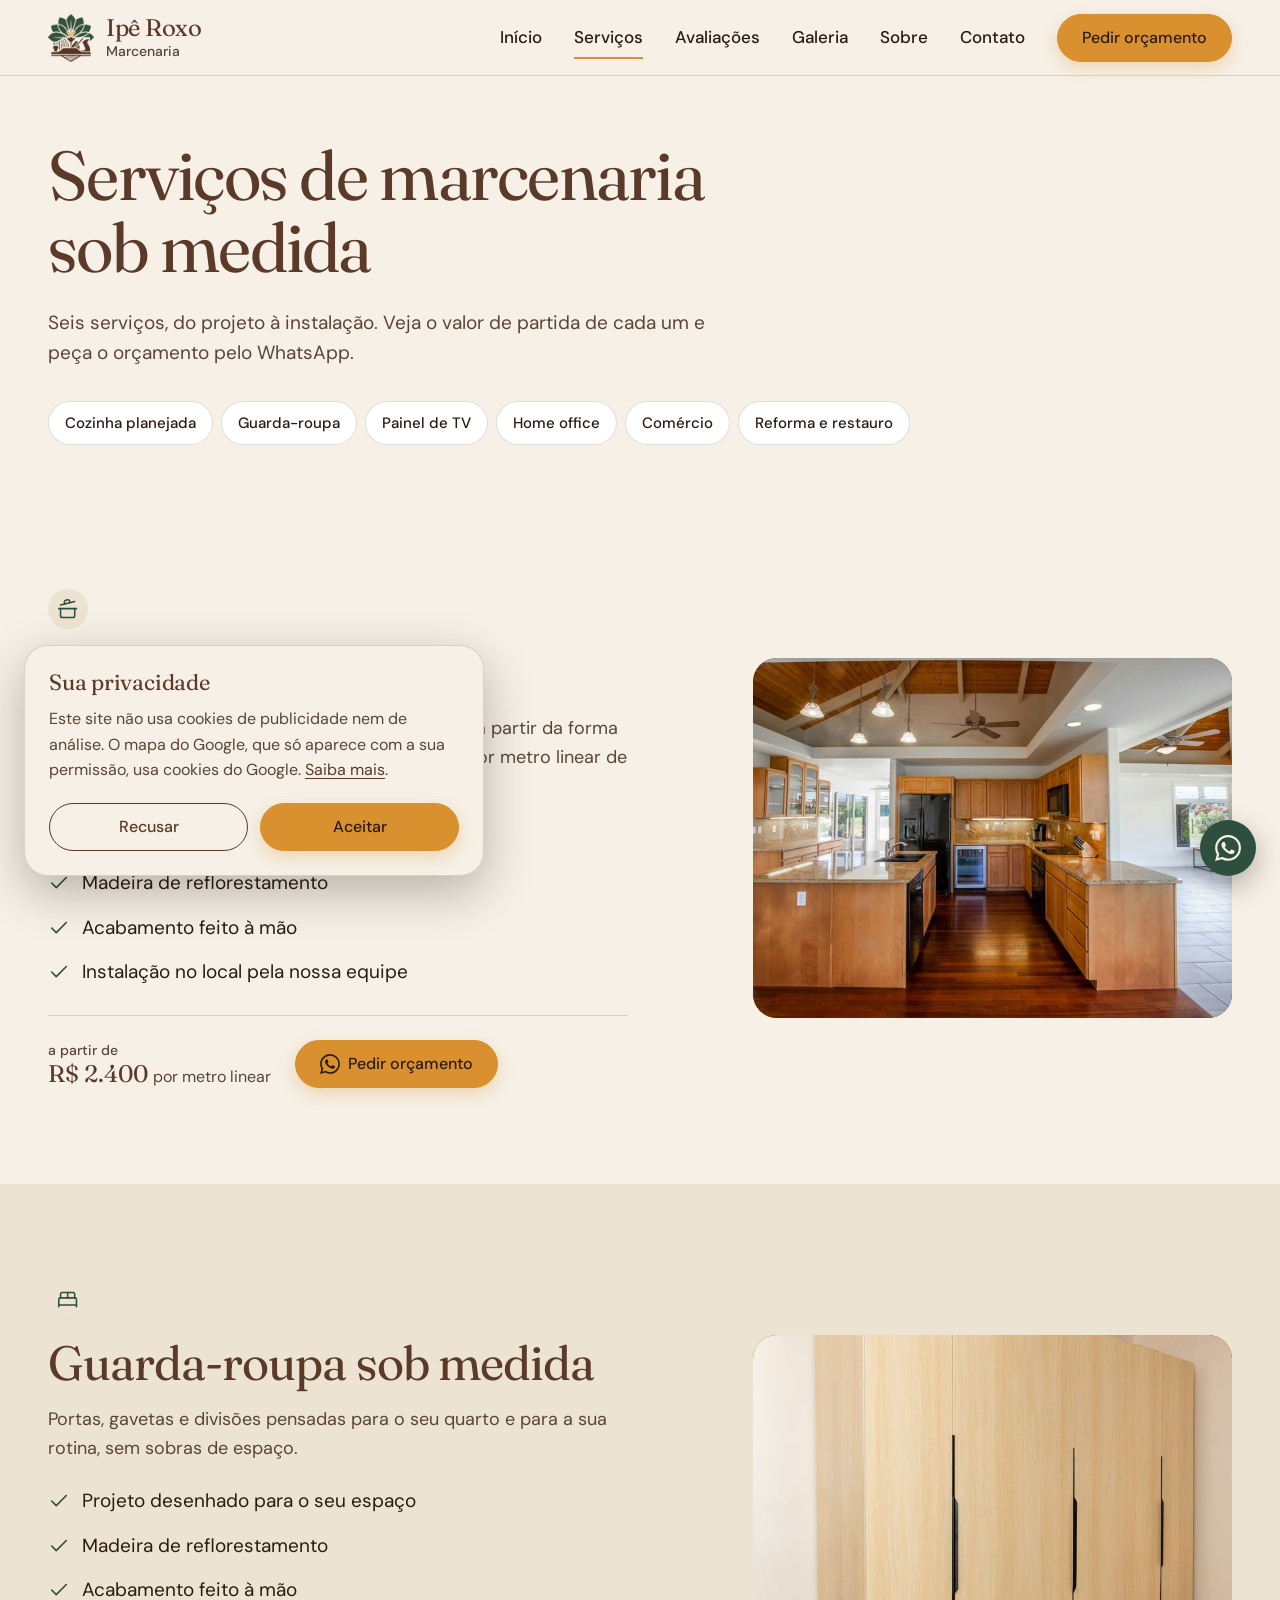
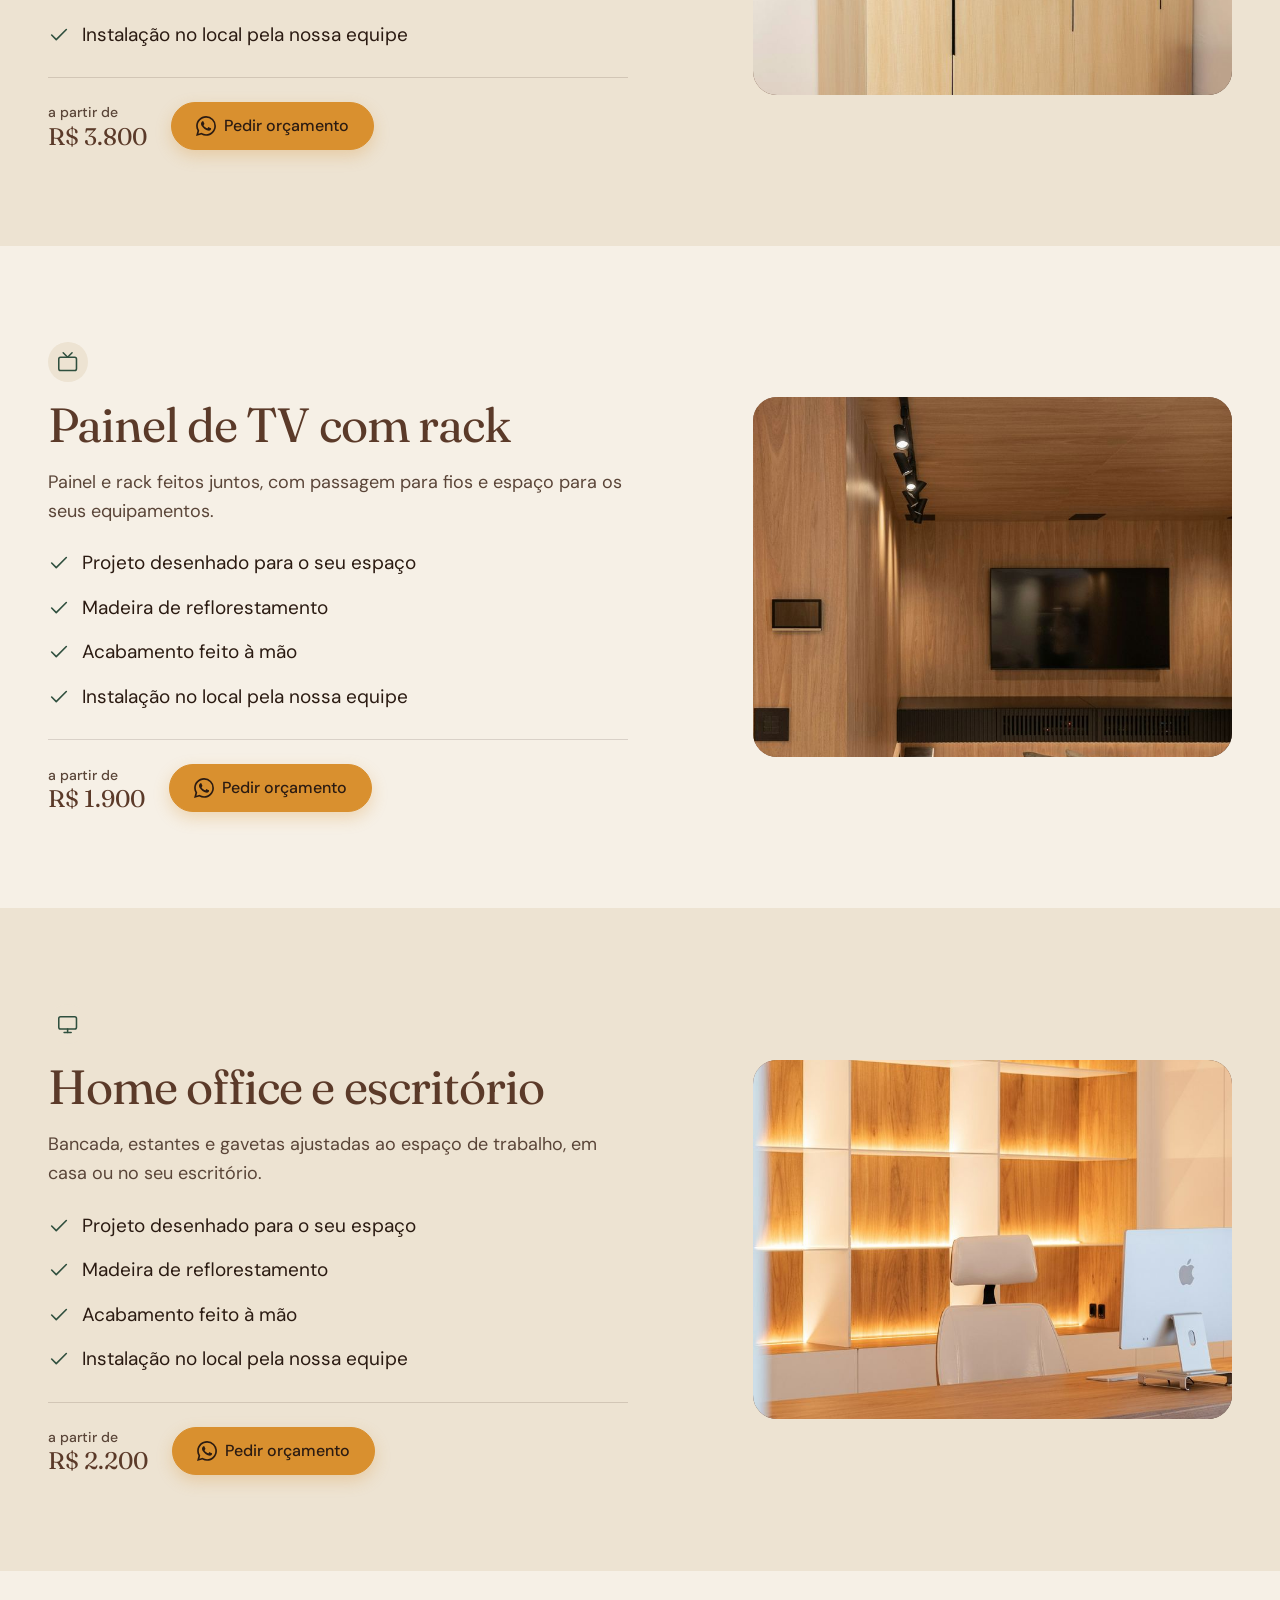
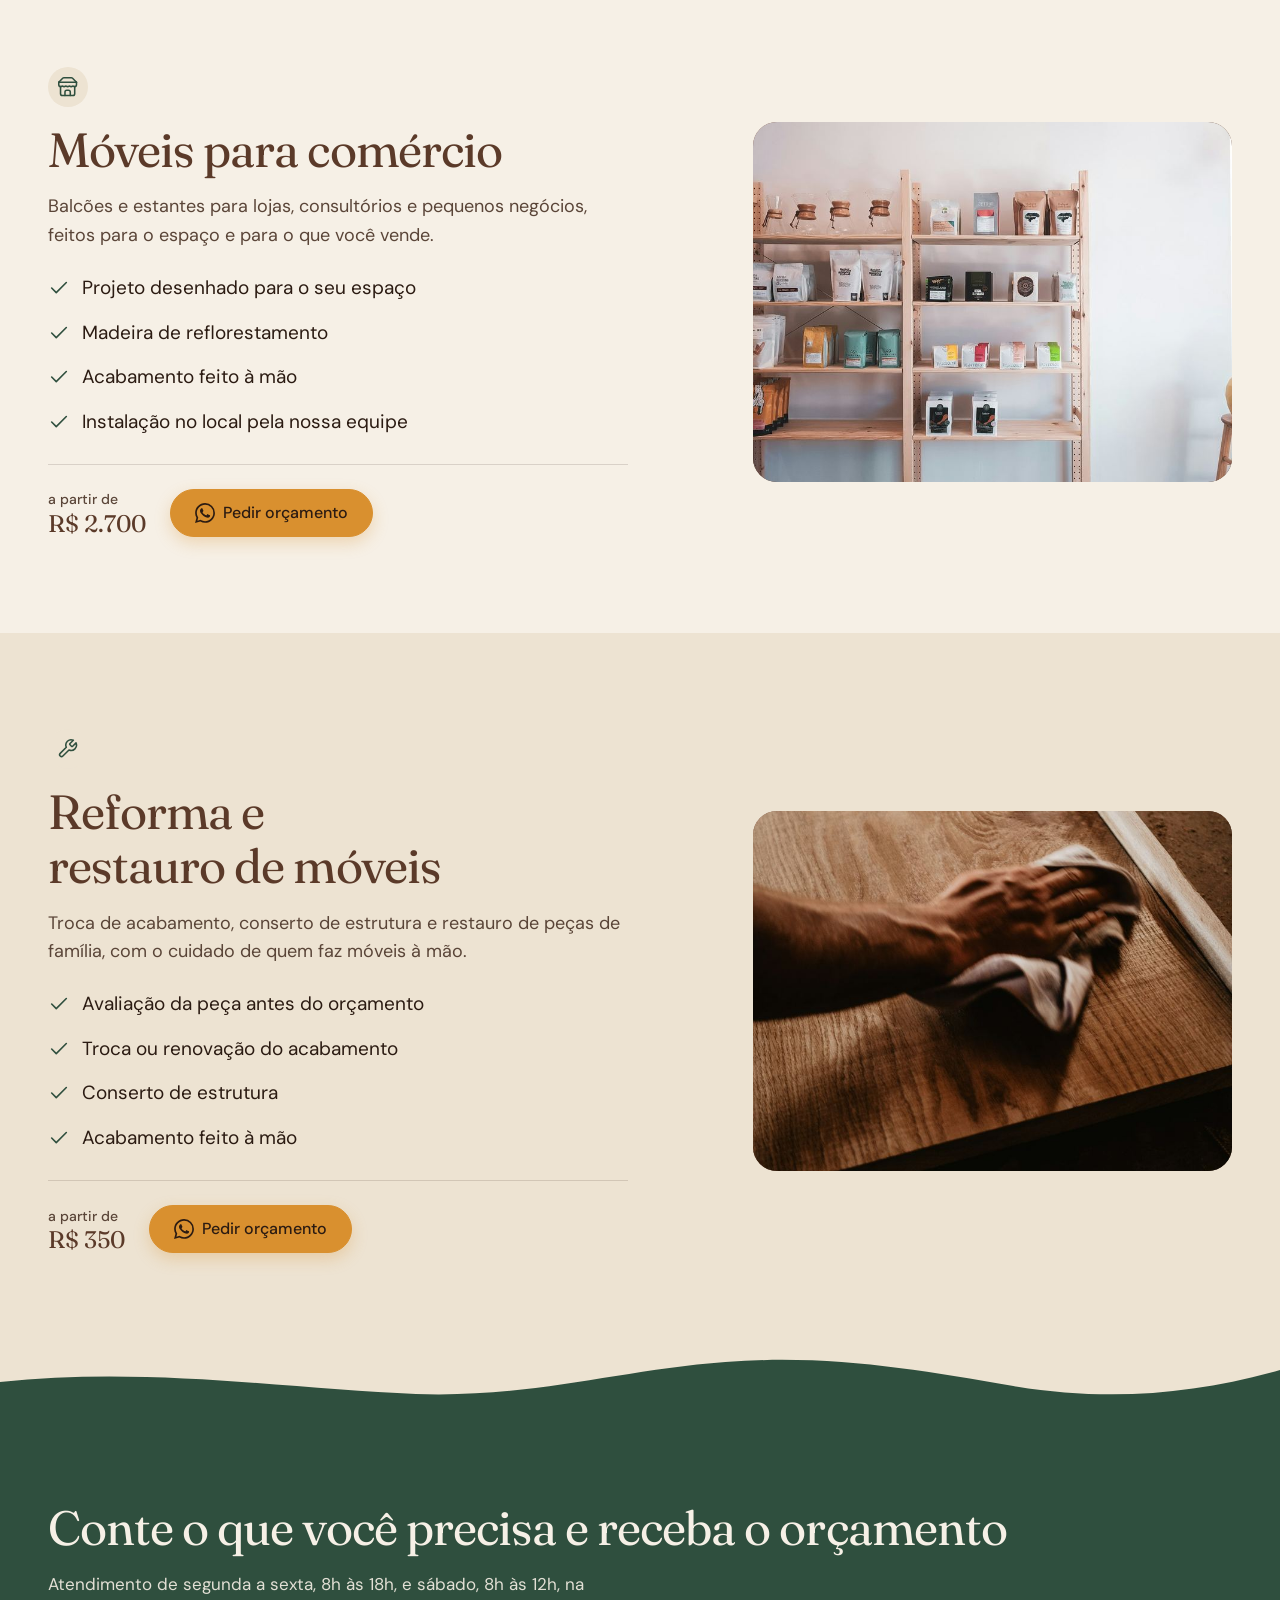
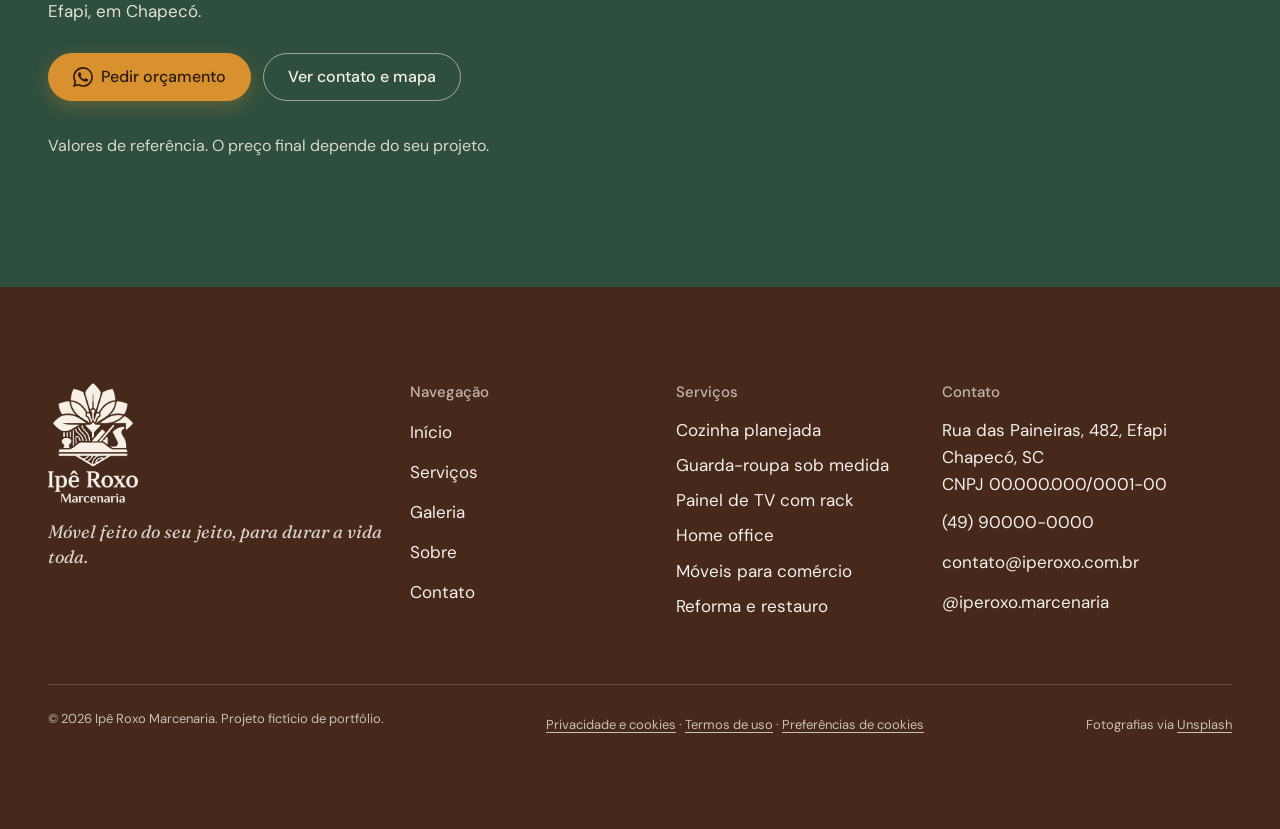
<file: servicos.html>
<!doctype html>
<html lang="pt-BR">
<head>
  <meta charset="utf-8">
  <meta name="viewport" content="width=device-width, initial-scale=1, viewport-fit=cover">
  <title>Serviços e valores | Ipê Roxo Marcenaria, Chapecó</title>
  <meta name="description" content="Cozinha planejada, guarda-roupa, painel de TV, home office, móveis para comércio e restauro, com valores de referência e orçamento pelo WhatsApp.">
  <meta name="theme-color" content="#F6F0E6">
  <link rel="canonical" href="https://SEU-SITE.netlify.app/servicos.html">
  <meta property="og:title" content="Serviços e valores | Ipê Roxo Marcenaria, Chapecó">
  <meta property="og:description" content="Seis serviços de marcenaria sob medida, do projeto à instalação. Veja os valores de referência.">
  <meta property="og:type" content="website">
  <meta property="og:locale" content="pt_BR">
  <meta property="og:url" content="https://SEU-SITE.netlify.app/servicos.html">
  <meta property="og:image" content="https://SEU-SITE.netlify.app/share.jpg">
  <meta property="og:image:width" content="1200">
  <meta property="og:image:height" content="630">
  <meta property="og:image:alt" content="Marcenaria Ipê Roxo: móveis de madeira sob medida">
  <meta name="twitter:image" content="https://SEU-SITE.netlify.app/share.jpg">
  <meta name="twitter:card" content="summary_large_image">
  <link rel="icon" href="favicon.ico" sizes="48x48">
  <link rel="icon" type="image/png" sizes="32x32" href="assets/logo/favicon-32.png">
  <link rel="icon" type="image/png" sizes="16x16" href="assets/logo/favicon-16.png">
  <link rel="apple-touch-icon" href="assets/logo/apple-touch-icon.png">
  <link rel="manifest" href="site.webmanifest">
  <link rel="preload" href="assets/fonts/dmsans-latin.woff2" as="font" type="font/woff2" crossorigin>
  <script>/* esqueleto de carregamento: só celular e tablet */if(matchMedia("(max-width:1023px)").matches){var h=document.documentElement;h.classList.add("skel");setTimeout(function(){h.classList.remove("skel")},10000)}</script>
  <link rel="stylesheet" href="assets/css/style.css">
</head>
<body data-page="servicos">
  <div class="skeleton" aria-hidden="true">
    <div class="sk-bar"><span class="sk-brand"><span class="sk sk-logo"></span><span class="sk-stack" style="gap:6px"><span class="sk sk-line" style="width:86px"></span><span class="sk sk-line" style="width:58px"></span></span></span><span class="sk sk-circle"></span></div>
    <div class="sk-page">
      <div class="sk-stack sk-stack--lg"><span class="sk sk-title" style="width:88%"></span><span class="sk sk-title" style="width:58%"></span></div>
      <div class="sk-stack"><span class="sk sk-line" style="width:100%"></span><span class="sk sk-line" style="width:88%"></span></div>
      <div class="sk-wrap"><span class="sk sk-chip" style="width:96px"></span><span class="sk sk-chip" style="width:124px"></span><span class="sk sk-chip" style="width:110px"></span><span class="sk sk-chip" style="width:138px"></span><span class="sk sk-chip" style="width:104px"></span><span class="sk sk-chip" style="width:118px"></span></div>
      <div class="sk-stack sk-stack--lg"><span class="sk sk-title" style="width:64%"></span><span class="sk sk-line" style="width:100%"></span><span class="sk sk-line" style="width:92%"></span><span class="sk sk-line" style="width:70%"></span></div>
      <div class="sk-stack sk-stack--lg"><div class="sk-row"><span class="sk sk-dot"></span><div class="sk-stack"><span class="sk sk-line" style="width:80%"></span></div></div><div class="sk-row"><span class="sk sk-dot"></span><div class="sk-stack"><span class="sk sk-line" style="width:68%"></span></div></div><div class="sk-row"><span class="sk sk-dot"></span><div class="sk-stack"><span class="sk sk-line" style="width:74%"></span></div></div></div>
      <div class="sk-row" style="justify-content:space-between"><div class="sk-stack"><span class="sk sk-line" style="width:70px"></span><span class="sk sk-title" style="width:120px"></span></div><span class="sk sk-btn" style="flex:1;max-width:240px"></span></div>
      <span class="sk sk-photo"></span>
    </div>
    <span class="sk sk-fab"></span>
  </div>
  <a class="skip-link" href="#conteudo">Ir para o conteúdo</a>

  <header class="nav">
    <div class="wrap">
      <a class="brand" href="index.html" aria-label="Ipê Roxo Marcenaria, página inicial">
        <img src="assets/logo/logo-marca.png" alt="" width="52" height="48">
        <span class="brand__txt" translate="no"><strong>Ipê Roxo</strong><span>Marcenaria</span></span>
      </a>
      <button class="nav__toggle" type="button" aria-expanded="false" aria-controls="menu" aria-label="Abrir menu"><span class="burger" aria-hidden="true"><span></span><span></span><span></span></span></button>
      <nav class="nav__links" id="menu" aria-label="Principal">
        <a href="index.html">Início</a>
        <a href="servicos.html" aria-current="page">Serviços</a>
        <a href="index.html#avaliacoes">Avaliações</a>
        <a href="galeria.html">Galeria</a>
        <a href="sobre.html">Sobre</a>
        <a href="contato.html">Contato</a>
        <a class="btn btn--primary" href="contato.html" data-wa="Olá! Gostaria de pedir um orçamento.">Pedir orçamento</a>
      </nav>
    </div>
  </header>

  <main id="conteudo">

    <section class="pagehead" aria-labelledby="h-pagina">
      <div class="wrap">
        <h1 id="h-pagina" class="enter">Serviços de marcenaria sob medida</h1>
        <p class="lead enter enter--2">Seis serviços, do projeto à instalação. Veja o valor de partida de cada um e peça o orçamento pelo WhatsApp.</p>
        <nav class="chips enter enter--3" aria-label="Ir para um serviço">
          <a href="#cozinha">Cozinha planejada</a>
          <a href="#guarda-roupa">Guarda-roupa</a>
          <a href="#painel-tv">Painel de TV</a>
          <a href="#home-office">Home office</a>
          <a href="#comercio">Comércio</a>
          <a href="#restauro">Reforma e restauro</a>
        </nav>
      </div>
    </section>

    <section class="svc" id="cozinha" aria-labelledby="h-cozinha">
      <div class="wrap svc__grid">
        <div class="svc__text">
          <span class="chip"><i data-icon="cooking-pot"></i></span>
          <h2 id="h-cozinha">Cozinha planejada</h2>
          <p class="svc__lead">Armários, bancadas de apoio e nichos desenhados a partir da forma como você usa a sua cozinha. O valor é calculado por metro linear de móvel.</p>
          <ul class="checks checks--dark">
            <li><i data-icon="check"></i>Projeto desenhado para o seu espaço</li>
            <li><i data-icon="check"></i>Madeira de reflorestamento</li>
            <li><i data-icon="check"></i>Acabamento feito à mão</li>
            <li><i data-icon="check"></i>Instalação no local pela nossa equipe</li>
          </ul>
          <div class="svc__buy">
            <div class="price"><small>a partir de</small>R$&nbsp;2.400 <span class="price__unit">por metro linear</span></div>
            <a class="btn btn--primary" href="contato.html" data-wa="Olá! Gostaria de um orçamento de cozinha planejada."><i data-icon="whatsapp"></i>Pedir orçamento</a>
          </div>
        </div>
        <figure class="ph svc__media" data-slot="Foto: Cozinha planejada"><img src="assets/img/cozinha.jpg" srcset="assets/img/cozinha-800.jpg 800w, assets/img/cozinha-1200.jpg 1200w, assets/img/cozinha.jpg 1600w" sizes="(min-width: 1024px) 420px, (min-width: 640px) 50vw, 100vw" alt="Cozinha com armários de madeira e bancada branca" width="1200" height="900" loading="lazy"></figure>
      </div>
    </section>

    <section class="svc svc--alt" id="guarda-roupa" aria-labelledby="h-guarda-roupa">
      <div class="wrap svc__grid">
        <div class="svc__text">
          <span class="chip"><i data-icon="bed-double"></i></span>
          <h2 id="h-guarda-roupa">Guarda-roupa sob medida</h2>
          <p class="svc__lead">Portas, gavetas e divisões pensadas para o seu quarto e para a sua rotina, sem sobras de espaço.</p>
          <ul class="checks checks--dark">
            <li><i data-icon="check"></i>Projeto desenhado para o seu espaço</li>
            <li><i data-icon="check"></i>Madeira de reflorestamento</li>
            <li><i data-icon="check"></i>Acabamento feito à mão</li>
            <li><i data-icon="check"></i>Instalação no local pela nossa equipe</li>
          </ul>
          <div class="svc__buy">
            <div class="price"><small>a partir de</small>R$&nbsp;3.800</div>
            <a class="btn btn--primary" href="contato.html" data-wa="Olá! Gostaria de um orçamento de guarda-roupa sob medida."><i data-icon="whatsapp"></i>Pedir orçamento</a>
          </div>
        </div>
        <figure class="ph svc__media" data-slot="Foto: Guarda-roupa sob medida"><img src="assets/img/guarda-roupa.jpg" srcset="assets/img/guarda-roupa-800.jpg 800w, assets/img/guarda-roupa-1200.jpg 1200w, assets/img/guarda-roupa.jpg 1600w" sizes="(min-width: 1024px) 420px, (min-width: 640px) 50vw, 100vw" alt="Guarda-roupa grande de madeira clara com puxadores pretos" width="1200" height="900" loading="lazy"></figure>
      </div>
    </section>

    <section class="svc" id="painel-tv" aria-labelledby="h-painel-tv">
      <div class="wrap svc__grid">
        <div class="svc__text">
          <span class="chip"><i data-icon="tv"></i></span>
          <h2 id="h-painel-tv">Painel de TV com rack</h2>
          <p class="svc__lead">Painel e rack feitos juntos, com passagem para fios e espaço para os seus equipamentos.</p>
          <ul class="checks checks--dark">
            <li><i data-icon="check"></i>Projeto desenhado para o seu espaço</li>
            <li><i data-icon="check"></i>Madeira de reflorestamento</li>
            <li><i data-icon="check"></i>Acabamento feito à mão</li>
            <li><i data-icon="check"></i>Instalação no local pela nossa equipe</li>
          </ul>
          <div class="svc__buy">
            <div class="price"><small>a partir de</small>R$&nbsp;1.900</div>
            <a class="btn btn--primary" href="contato.html" data-wa="Olá! Gostaria de um orçamento de painel de TV com rack."><i data-icon="whatsapp"></i>Pedir orçamento</a>
          </div>
        </div>
        <figure class="ph svc__media" data-slot="Foto: Painel de TV com rack"><img src="assets/img/painel-tv.jpg" srcset="assets/img/painel-tv-800.jpg 800w, assets/img/painel-tv-1200.jpg 1200w, assets/img/painel-tv.jpg 1600w" sizes="(min-width: 1024px) 420px, (min-width: 640px) 50vw, 100vw" alt="Sala de TV com painéis de madeira na parede" width="1200" height="900" loading="lazy"></figure>
      </div>
    </section>

    <section class="svc svc--alt" id="home-office" aria-labelledby="h-home-office">
      <div class="wrap svc__grid">
        <div class="svc__text">
          <span class="chip"><i data-icon="monitor"></i></span>
          <h2 id="h-home-office">Home office e escritório</h2>
          <p class="svc__lead">Bancada, estantes e gavetas ajustadas ao espaço de trabalho, em casa ou no seu escritório.</p>
          <ul class="checks checks--dark">
            <li><i data-icon="check"></i>Projeto desenhado para o seu espaço</li>
            <li><i data-icon="check"></i>Madeira de reflorestamento</li>
            <li><i data-icon="check"></i>Acabamento feito à mão</li>
            <li><i data-icon="check"></i>Instalação no local pela nossa equipe</li>
          </ul>
          <div class="svc__buy">
            <div class="price"><small>a partir de</small>R$&nbsp;2.200</div>
            <a class="btn btn--primary" href="contato.html" data-wa="Olá! Gostaria de um orçamento de home office ou escritório."><i data-icon="whatsapp"></i>Pedir orçamento</a>
          </div>
        </div>
        <figure class="ph svc__media" data-slot="Foto: Home office e escritório"><img src="assets/img/home-office.jpg" srcset="assets/img/home-office-800.jpg 800w, assets/img/home-office-1200.jpg 1200w, assets/img/home-office.jpg 1600w" sizes="(min-width: 1024px) 420px, (min-width: 640px) 50vw, 100vw" alt="Escritório com mesa de madeira e prateleiras iluminadas" width="1200" height="900" loading="lazy"></figure>
      </div>
    </section>

    <section class="svc" id="comercio" aria-labelledby="h-comercio">
      <div class="wrap svc__grid">
        <div class="svc__text">
          <span class="chip"><i data-icon="store"></i></span>
          <h2 id="h-comercio">Móveis para comércio</h2>
          <p class="svc__lead">Balcões e estantes para lojas, consultórios e pequenos negócios, feitos para o espaço e para o que você vende.</p>
          <ul class="checks checks--dark">
            <li><i data-icon="check"></i>Projeto desenhado para o seu espaço</li>
            <li><i data-icon="check"></i>Madeira de reflorestamento</li>
            <li><i data-icon="check"></i>Acabamento feito à mão</li>
            <li><i data-icon="check"></i>Instalação no local pela nossa equipe</li>
          </ul>
          <div class="svc__buy">
            <div class="price"><small>a partir de</small>R$&nbsp;2.700</div>
            <a class="btn btn--primary" href="contato.html" data-wa="Olá! Gostaria de um orçamento de móveis para comércio."><i data-icon="whatsapp"></i>Pedir orçamento</a>
          </div>
        </div>
        <figure class="ph svc__media" data-slot="Foto: Móveis para comércio"><img src="assets/img/comercio.jpg" srcset="assets/img/comercio-800.jpg 800w, assets/img/comercio-1200.jpg 1200w, assets/img/comercio.jpg 1600w" sizes="(min-width: 1024px) 420px, (min-width: 640px) 50vw, 100vw" alt="Prateleira de madeira em uma loja, com produtos expostos" width="1200" height="900" loading="lazy"></figure>
      </div>
    </section>

    <section class="svc svc--alt" id="restauro" aria-labelledby="h-restauro">
      <div class="wrap svc__grid">
        <div class="svc__text">
          <span class="chip"><i data-icon="wrench"></i></span>
          <h2 id="h-restauro">Reforma e restauro de móveis</h2>
          <p class="svc__lead">Troca de acabamento, conserto de estrutura e restauro de peças de família, com o cuidado de quem faz móveis à mão.</p>
          <ul class="checks checks--dark">
            <li><i data-icon="check"></i>Avaliação da peça antes do orçamento</li>
            <li><i data-icon="check"></i>Troca ou renovação do acabamento</li>
            <li><i data-icon="check"></i>Conserto de estrutura</li>
            <li><i data-icon="check"></i>Acabamento feito à mão</li>
          </ul>
          <div class="svc__buy">
            <div class="price"><small>a partir de</small>R$&nbsp;350</div>
            <a class="btn btn--primary" href="contato.html" data-wa="Olá! Gostaria de um orçamento de reforma ou restauro de móvel."><i data-icon="whatsapp"></i>Pedir orçamento</a>
          </div>
        </div>
        <figure class="ph svc__media" data-slot="Foto: Reforma e restauro de móveis"><img src="assets/img/restauro.jpg" srcset="assets/img/restauro-800.jpg 800w, assets/img/restauro-1200.jpg 1200w, assets/img/restauro.jpg 1600w" sizes="(min-width: 1024px) 420px, (min-width: 640px) 50vw, 100vw" alt="Mãos limpando uma peça de madeira" width="1200" height="900" loading="lazy"></figure>
      </div>
    </section>

    <section class="section band band--cta" aria-labelledby="h-final">
      <svg class="wave wave--top" viewBox="0 0 1440 56" preserveAspectRatio="none" aria-hidden="true" focusable="false"><path fill="#EDE3D2" d="M0 0h1440v22c-96 24-192 32-300 16S936 6 816 14 600 50 468 46 168 18 0 34z"/></svg>
      <div class="wrap cta">
        <h2 id="h-final">Conte o que você precisa e receba o orçamento</h2>
        <p>Atendimento de segunda a sexta, 8h às 18h, e sábado, 8h às 12h, na Efapi, em Chapecó.</p>
        <div class="btn-row">
          <a class="btn btn--primary" href="contato.html" data-wa="Olá! Gostaria de pedir um orçamento de móveis sob medida."><i data-icon="whatsapp"></i>Pedir orçamento</a>
          <a class="btn btn--secondary btn--on-dark" href="contato.html">Ver contato e mapa</a>
        </div>
        <p class="note">Valores de referência. O preço final depende do seu projeto.</p>
      </div>
    </section>
  </main>

  <footer class="footer">
    <div class="wrap">
      <div class="footer__grid">
        <div class="footer__brand">
          <img src="assets/logo/logo-ipe-roxo-claro.png" alt="Ipê Roxo Marcenaria" width="90" height="120">
          <p>Móvel feito do seu jeito, para durar a vida toda.</p>
        </div>
        <div>
          <h3>Navegação</h3>
          <ul>
            <li><a href="index.html">Início</a></li>
            <li><a href="servicos.html">Serviços</a></li>
            <li><a href="galeria.html">Galeria</a></li>
            <li><a href="sobre.html">Sobre</a></li>
            <li><a href="contato.html">Contato</a></li>
          </ul>
        </div>
        <div>
          <h3>Serviços</h3>
          <ul>
            <li>Cozinha planejada</li>
            <li>Guarda-roupa sob medida</li>
            <li>Painel de TV com rack</li>
            <li>Home office</li>
            <li>Móveis para comércio</li>
            <li>Reforma e restauro</li>
          </ul>
        </div>
        <div>
          <h3>Contato</h3>
          <ul>
            <li>Rua das Paineiras, 482, Efapi<br>Chapecó, SC<br>CNPJ 00.000.000/0001-00<!-- CNPJ fictício: trocar pelo real --></li>
            <li><a href="contato.html" data-wa="Olá! Gostaria de pedir um orçamento.">(49) 90000-0000</a></li>
            <li><a href="mailto:contato@iperoxo.com.br">contato@iperoxo.com.br</a></li>
            <li><a href="https://www.instagram.com/iperoxo.marcenaria" target="_blank" rel="noopener">@iperoxo.marcenaria</a></li>
          </ul>
        </div>
      </div>
      <div class="footer__legal">
        <span>© <span data-ano>2026</span> Ipê Roxo Marcenaria. Projeto fictício de portfólio.</span>
        <span><a href="privacidade.html">Privacidade e cookies</a> · <a href="termos.html">Termos de uso</a> · <button class="linklike" type="button" data-cookie-prefs>Preferências de cookies</button></span>
        <span>Fotografias via <a href="creditos.html">Unsplash</a></span>
      </div>
    </div>
  </footer>
  <a class="wa-float is-compact" href="contato.html" data-wa="Olá! Gostaria de pedir um orçamento." aria-label="Falar pelo WhatsApp"><i data-icon="whatsapp"></i><span>WhatsApp</span></a>

  <script src="assets/js/icons.js"></script>
  <script src="assets/js/main.js"></script>
</body>
</html>
</file>
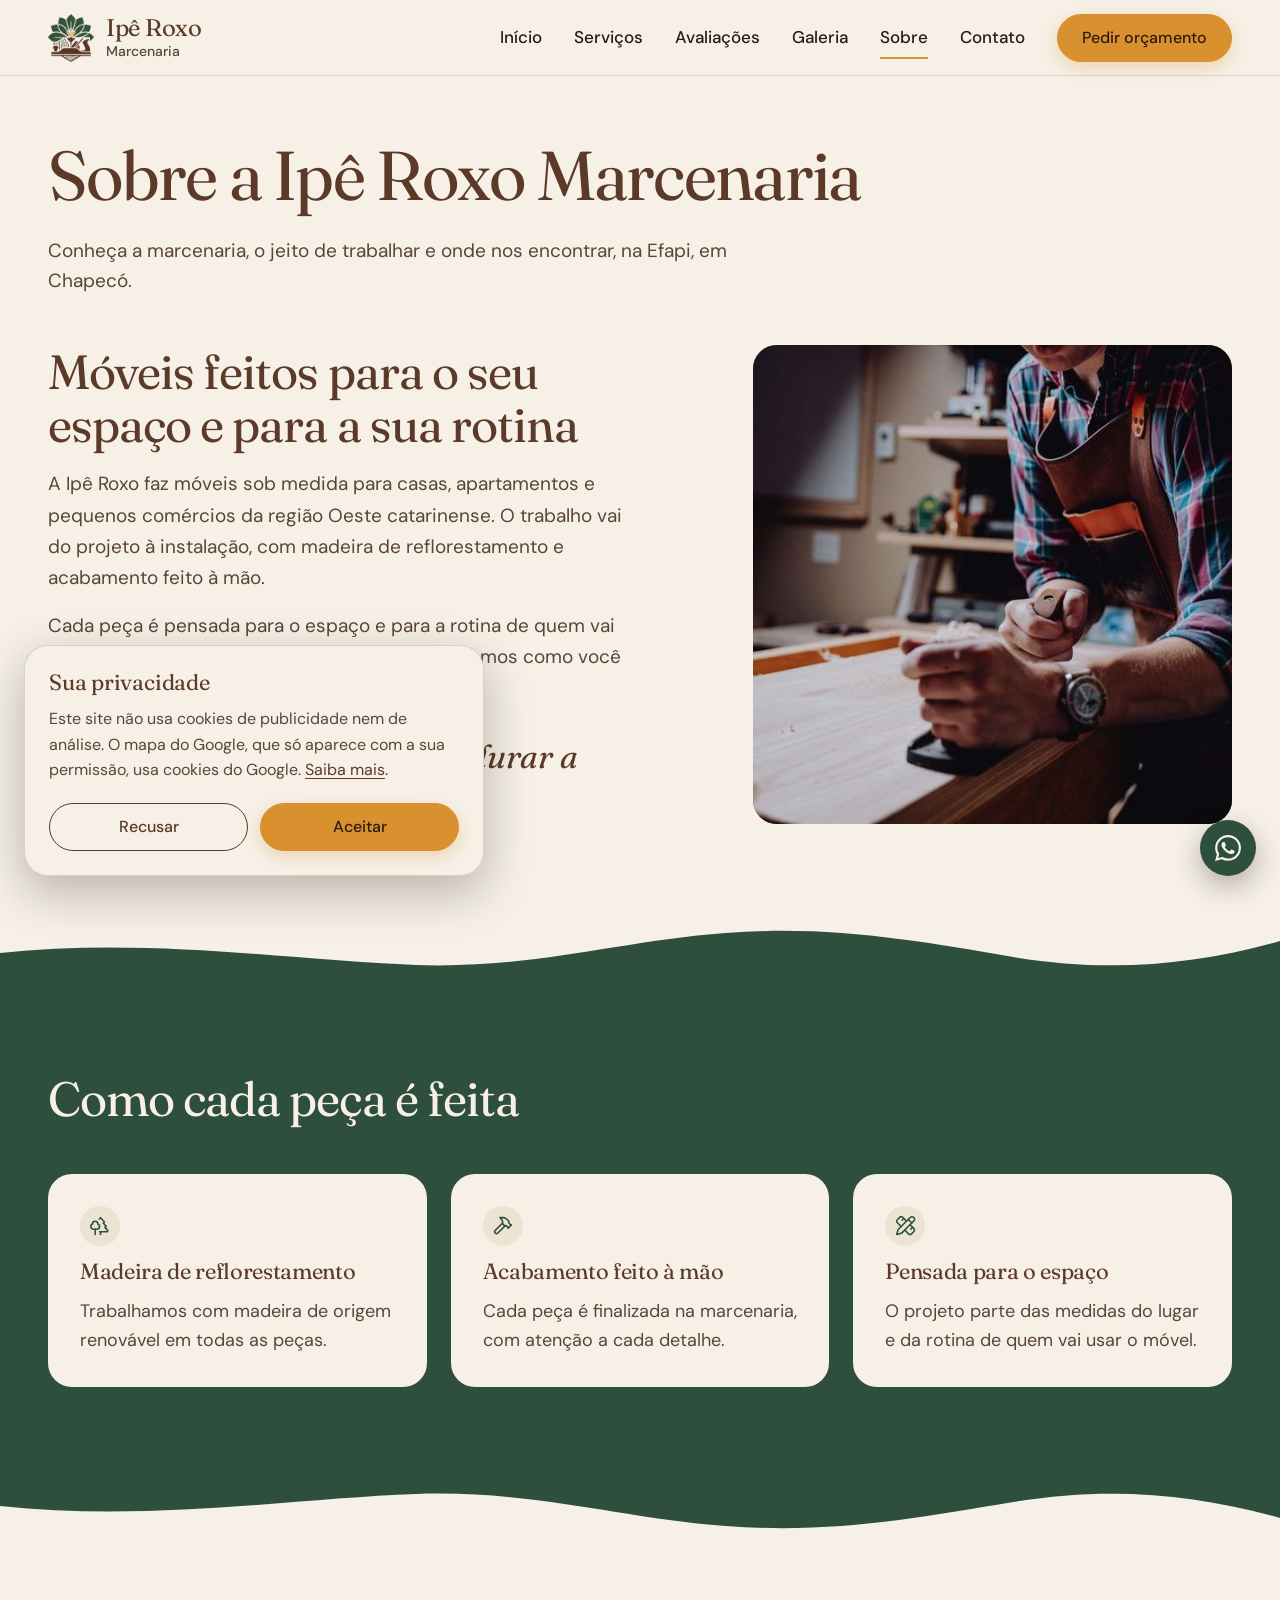
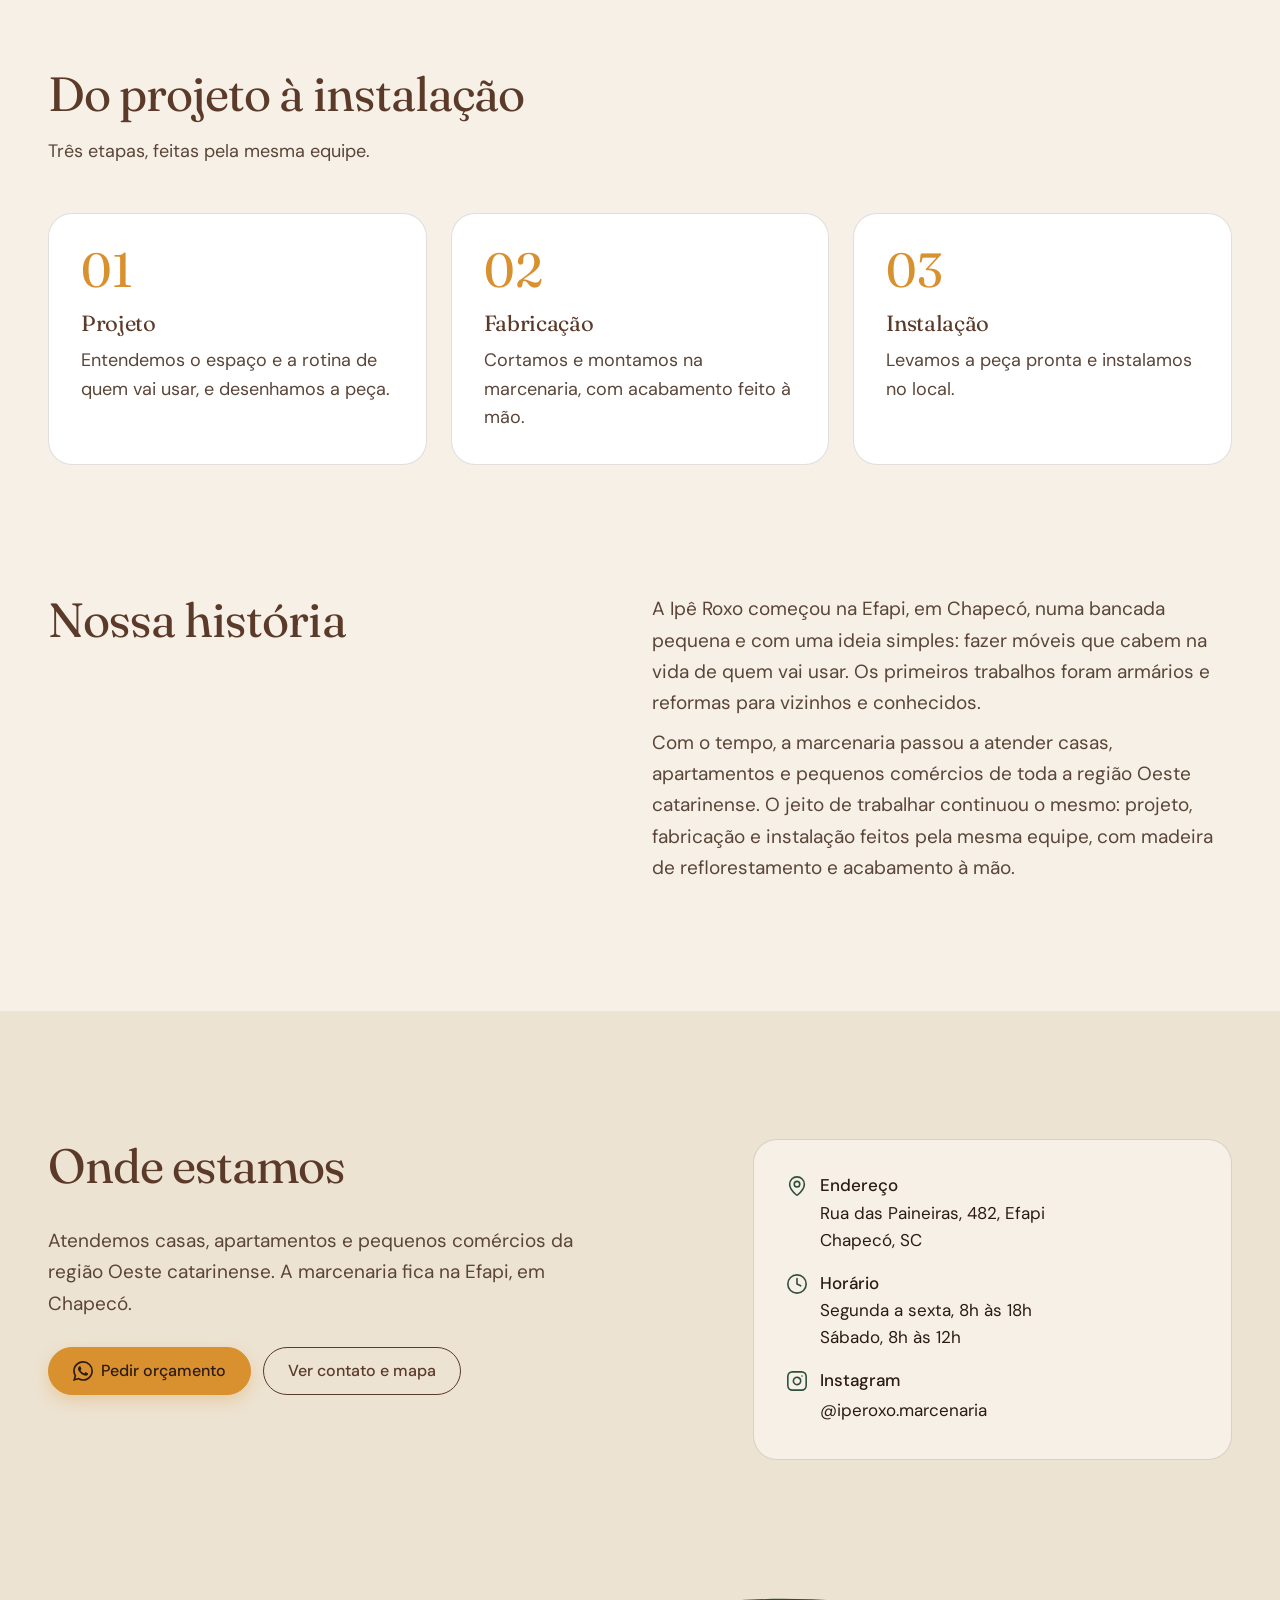
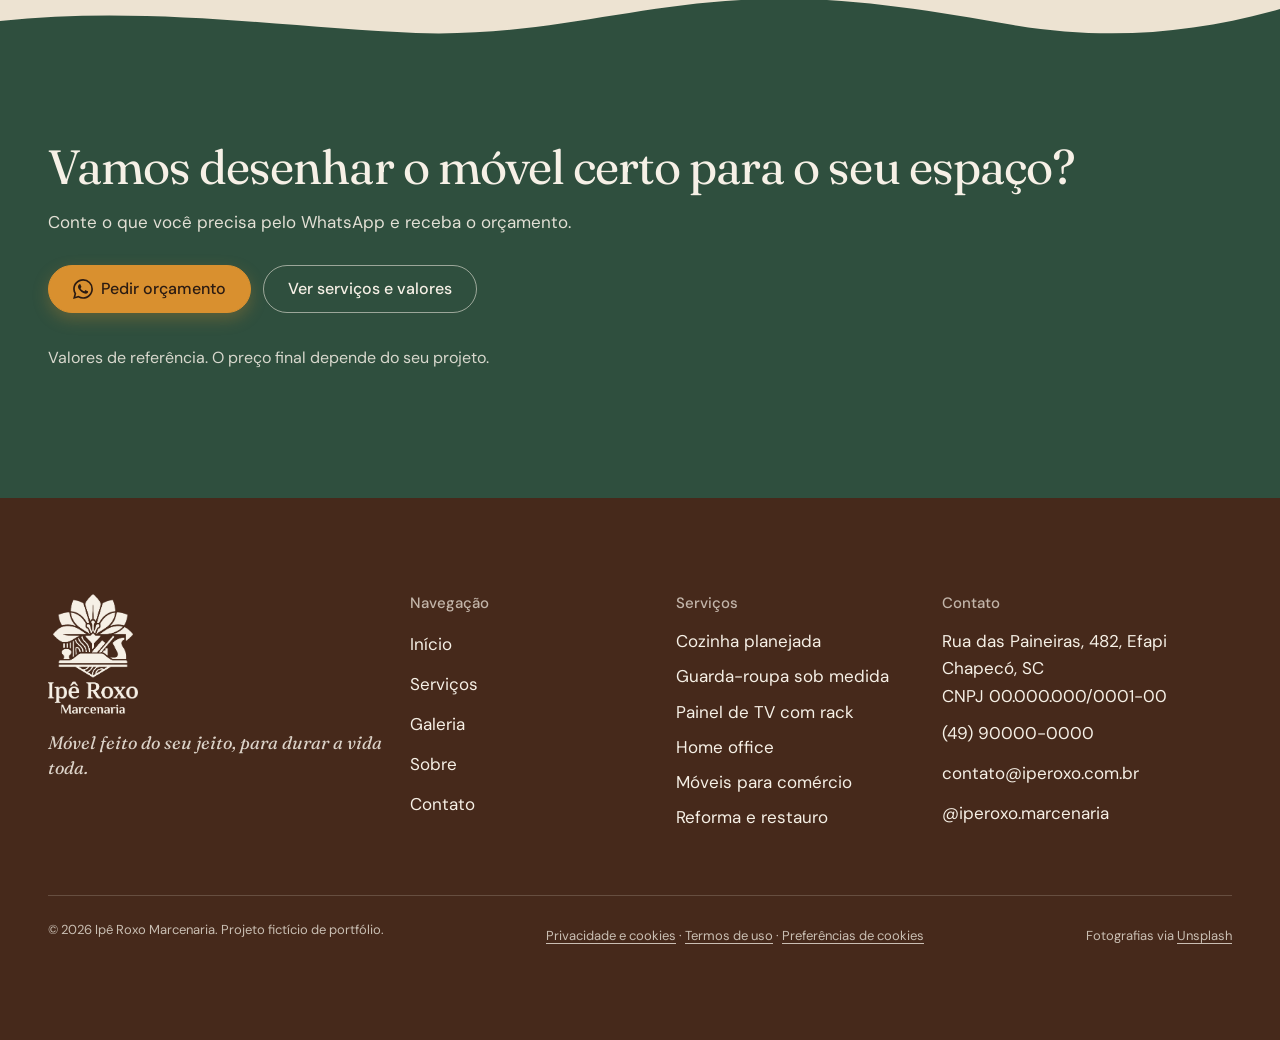
<file: sobre.html>
<!doctype html>
<html lang="pt-BR">
<head>
  <meta charset="utf-8">
  <meta name="viewport" content="width=device-width, initial-scale=1, viewport-fit=cover">
  <title>Sobre a Ipê Roxo Marcenaria | Móveis sob medida em Chapecó</title>
  <meta name="description" content="Conheça a Ipê Roxo Marcenaria: móveis sob medida para casas, apartamentos e pequenos comércios do Oeste catarinense, do projeto à instalação.">
  <meta name="theme-color" content="#F6F0E6">
  <link rel="canonical" href="https://SEU-SITE.netlify.app/sobre.html">
  <meta property="og:title" content="Sobre a Ipê Roxo Marcenaria | Móveis sob medida em Chapecó">
  <meta property="og:description" content="Madeira de reflorestamento, acabamento feito à mão e peças pensadas para o espaço de quem vai usar.">
  <meta property="og:type" content="website">
  <meta property="og:locale" content="pt_BR">
  <meta property="og:url" content="https://SEU-SITE.netlify.app/sobre.html">
  <meta property="og:image" content="https://SEU-SITE.netlify.app/share.jpg">
  <meta property="og:image:width" content="1200">
  <meta property="og:image:height" content="630">
  <meta property="og:image:alt" content="Marcenaria Ipê Roxo: móveis de madeira sob medida">
  <meta name="twitter:image" content="https://SEU-SITE.netlify.app/share.jpg">
  <meta name="twitter:card" content="summary_large_image">
  <link rel="icon" href="favicon.ico" sizes="48x48">
  <link rel="icon" type="image/png" sizes="32x32" href="assets/logo/favicon-32.png">
  <link rel="icon" type="image/png" sizes="16x16" href="assets/logo/favicon-16.png">
  <link rel="apple-touch-icon" href="assets/logo/apple-touch-icon.png">
  <link rel="manifest" href="site.webmanifest">
  <link rel="preload" href="assets/fonts/dmsans-latin.woff2" as="font" type="font/woff2" crossorigin>
  <script>/* esqueleto de carregamento: só celular e tablet */if(matchMedia("(max-width:1023px)").matches){var h=document.documentElement;h.classList.add("skel");setTimeout(function(){h.classList.remove("skel")},10000)}</script>
  <link rel="stylesheet" href="assets/css/style.css">
</head>
<body data-page="sobre">
  <div class="skeleton" aria-hidden="true">
    <div class="sk-bar"><span class="sk-brand"><span class="sk sk-logo"></span><span class="sk-stack" style="gap:6px"><span class="sk sk-line" style="width:86px"></span><span class="sk sk-line" style="width:58px"></span></span></span><span class="sk sk-circle"></span></div>
    <div class="sk-page">
      <div class="sk-stack sk-stack--lg"><span class="sk sk-title" style="width:90%"></span><span class="sk sk-title" style="width:52%"></span></div>
      <div class="sk-stack"><span class="sk sk-line" style="width:100%"></span><span class="sk sk-line" style="width:84%"></span></div>
      <div class="sk-stack sk-stack--lg"><span class="sk sk-title" style="width:86%"></span><span class="sk sk-title" style="width:60%"></span></div>
      <div class="sk-stack"><span class="sk sk-line" style="width:100%"></span><span class="sk sk-line" style="width:96%"></span><span class="sk sk-line" style="width:100%"></span><span class="sk sk-line" style="width:72%"></span></div>
      <span class="sk sk-photo"></span>
      <div class="sk-stack"><span class="sk sk-line" style="width:100%"></span><span class="sk sk-line" style="width:88%"></span><span class="sk sk-line" style="width:94%"></span><span class="sk sk-line" style="width:50%"></span></div>
    </div>
    <span class="sk sk-fab"></span>
  </div>
  <a class="skip-link" href="#conteudo">Ir para o conteúdo</a>

  <header class="nav">
    <div class="wrap">
      <a class="brand" href="index.html" aria-label="Ipê Roxo Marcenaria, página inicial">
        <img src="assets/logo/logo-marca.png" alt="" width="52" height="48">
        <span class="brand__txt" translate="no"><strong>Ipê Roxo</strong><span>Marcenaria</span></span>
      </a>
      <button class="nav__toggle" type="button" aria-expanded="false" aria-controls="menu" aria-label="Abrir menu"><span class="burger" aria-hidden="true"><span></span><span></span><span></span></span></button>
      <nav class="nav__links" id="menu" aria-label="Principal">
        <a href="index.html">Início</a>
        <a href="servicos.html">Serviços</a>
        <a href="index.html#avaliacoes">Avaliações</a>
        <a href="galeria.html">Galeria</a>
        <a href="sobre.html" aria-current="page">Sobre</a>
        <a href="contato.html">Contato</a>
        <a class="btn btn--primary" href="contato.html" data-wa="Olá! Gostaria de pedir um orçamento.">Pedir orçamento</a>
      </nav>
    </div>
  </header>

  <main id="conteudo">

    <section class="pagehead" aria-labelledby="h-pagina">
      <div class="wrap">
        <h1 id="h-pagina" class="enter">Sobre a Ipê Roxo Marcenaria</h1>
        <p class="lead enter enter--2">Conheça a marcenaria, o jeito de trabalhar e onde nos encontrar, na Efapi, em Chapecó.</p>
      </div>
    </section>

    <section class="who" aria-labelledby="h-quem">
      <div class="wrap split">
        <div class="split__text">
          <h2 id="h-quem">Móveis feitos para o seu espaço e para a sua rotina</h2>
          <p class="prose">A Ipê Roxo faz móveis sob medida para casas, apartamentos e pequenos comércios da região Oeste catarinense. O trabalho vai do projeto à instalação, com madeira de reflorestamento e acabamento feito à mão.</p>
          <p class="prose">Cada peça é pensada para o espaço e para a rotina de quem vai usar. Por isso, antes de cortar a madeira, entendemos como você vive ou trabalha no lugar.</p>
          <p class="slogan slogan--ink">Móvel feito do seu jeito, para durar a vida toda.</p>
        </div>
        <div class="split__media">
          <figure class="ph" data-slot="Foto: marcenaria"><img src="assets/img/oficina.jpg" srcset="assets/img/oficina-800.jpg 800w, assets/img/oficina-1200.jpg 1200w, assets/img/oficina.jpg 1600w" sizes="(min-width: 1024px) 420px, (min-width: 640px) 50vw, 100vw" alt="Homem trabalhando em uma peça de madeira numa bancada" width="1200" height="1500" loading="lazy"></figure>
        </div>
      </div>
    </section>

    <section class="section band" aria-labelledby="h-pilares">
      <svg class="wave wave--top" viewBox="0 0 1440 56" preserveAspectRatio="none" aria-hidden="true" focusable="false"><path fill="#F6F0E6" d="M0 0h1440v22c-96 24-192 32-300 16S936 6 816 14 600 50 468 46 168 18 0 34z"/></svg>
      <div class="wrap">
        <div class="section__head">
          <h2 id="h-pilares">Como cada peça é feita</h2>
        </div>
        <div class="pillars">
          <article class="pillar"><span class="chip"><i data-icon="trees"></i></span><h3>Madeira de reflorestamento</h3><p>Trabalhamos com madeira de origem renovável em todas as peças.</p></article>
          <article class="pillar"><span class="chip"><i data-icon="hammer"></i></span><h3>Acabamento feito à mão</h3><p>Cada peça é finalizada na marcenaria, com atenção a cada detalhe.</p></article>
          <article class="pillar"><span class="chip"><i data-icon="pencil-ruler"></i></span><h3>Pensada para o espaço</h3><p>O projeto parte das medidas do lugar e da rotina de quem vai usar o móvel.</p></article>
        </div>
      </div>
      <svg class="wave wave--bottom" viewBox="0 0 1440 56" preserveAspectRatio="none" aria-hidden="true" focusable="false"><path fill="#F6F0E6" d="M0 0h1440v22c-96 24-192 32-300 16S936 6 816 14 600 50 468 46 168 18 0 34z"/></svg>
    </section>

    <section class="section" id="processo" aria-labelledby="h-processo">
      <div class="wrap">
        <div class="section__head">
          <h2 id="h-processo">Do projeto à instalação</h2>
          <p>Três etapas, feitas pela mesma equipe.</p>
        </div>
        <ol class="steps" style="list-style:none;margin:0;padding:0">
          <li class="step"><h3>Projeto</h3><p>Entendemos o espaço e a rotina de quem vai usar, e desenhamos a peça.</p></li>
          <li class="step"><h3>Fabricação</h3><p>Cortamos e montamos na marcenaria, com acabamento feito à mão.</p></li>
          <li class="step"><h3>Instalação</h3><p>Levamos a peça pronta e instalamos no local.</p></li>
        </ol>
      </div>
    </section>

    <!-- conteúdo fictício: texto de exemplo para o portfólio, trocar pela história real do cliente -->
    <section class="section story" aria-labelledby="h-historia">
      <div class="wrap story__grid">
        <h2 id="h-historia">Nossa história</h2>
        <div class="story__text">
          <p class="prose">A Ipê Roxo começou na Efapi, em Chapecó, numa bancada pequena e com uma ideia simples: fazer móveis que cabem na vida de quem vai usar. Os primeiros trabalhos foram armários e reformas para vizinhos e conhecidos.</p>
          <p class="prose">Com o tempo, a marcenaria passou a atender casas, apartamentos e pequenos comércios de toda a região Oeste catarinense. O jeito de trabalhar continuou o mesmo: projeto, fabricação e instalação feitos pela mesma equipe, com madeira de reflorestamento e acabamento à mão.</p>
        </div>
      </div>
    </section>

    <section class="section alt-bg" aria-labelledby="h-onde">
      <div class="wrap where">
        <div class="where__text">
          <h2 id="h-onde">Onde estamos</h2>
          <p class="prose">Atendemos casas, apartamentos e pequenos comércios da região Oeste catarinense. A marcenaria fica na Efapi, em Chapecó.</p>
          <div class="btn-row">
            <a class="btn btn--primary" href="contato.html" data-wa="Olá! Gostaria de pedir um orçamento."><i data-icon="whatsapp"></i>Pedir orçamento</a>
            <a class="btn btn--secondary" href="contato.html">Ver contato e mapa</a>
          </div>
        </div>
        <ul class="infos where__infos">
          <li><i data-icon="map-pin"></i><div><strong>Endereço</strong>Rua das Paineiras, 482, Efapi<br>Chapecó, SC</div></li>
          <li><i data-icon="clock"></i><div><strong>Horário</strong>Segunda a sexta, 8h às 18h<br>Sábado, 8h às 12h</div></li>
          <li><i data-icon="instagram"></i><div><strong>Instagram</strong><a href="https://www.instagram.com/iperoxo.marcenaria" target="_blank" rel="noopener">@iperoxo.marcenaria</a></div></li>
        </ul>
      </div>
    </section>

    <section class="section band band--cta" aria-labelledby="h-final">
      <svg class="wave wave--top" viewBox="0 0 1440 56" preserveAspectRatio="none" aria-hidden="true" focusable="false"><path fill="#EDE3D2" d="M0 0h1440v22c-96 24-192 32-300 16S936 6 816 14 600 50 468 46 168 18 0 34z"/></svg>
      <div class="wrap cta">
        <h2 id="h-final">Vamos desenhar o móvel certo para o seu espaço?</h2>
        <p>Conte o que você precisa pelo WhatsApp e receba o orçamento.</p>
        <div class="btn-row">
          <a class="btn btn--primary" href="contato.html" data-wa="Olá! Conheci a Ipê Roxo e gostaria de pedir um orçamento."><i data-icon="whatsapp"></i>Pedir orçamento</a>
          <a class="btn btn--secondary btn--on-dark" href="servicos.html">Ver serviços e valores</a>
        </div>
        <p class="note">Valores de referência. O preço final depende do seu projeto.</p>
      </div>
    </section>
  </main>

  <footer class="footer">
    <div class="wrap">
      <div class="footer__grid">
        <div class="footer__brand">
          <img src="assets/logo/logo-ipe-roxo-claro.png" alt="Ipê Roxo Marcenaria" width="90" height="120">
          <p>Móvel feito do seu jeito, para durar a vida toda.</p>
        </div>
        <div>
          <h3>Navegação</h3>
          <ul>
            <li><a href="index.html">Início</a></li>
            <li><a href="servicos.html">Serviços</a></li>
            <li><a href="galeria.html">Galeria</a></li>
            <li><a href="sobre.html">Sobre</a></li>
            <li><a href="contato.html">Contato</a></li>
          </ul>
        </div>
        <div>
          <h3>Serviços</h3>
          <ul>
            <li>Cozinha planejada</li>
            <li>Guarda-roupa sob medida</li>
            <li>Painel de TV com rack</li>
            <li>Home office</li>
            <li>Móveis para comércio</li>
            <li>Reforma e restauro</li>
          </ul>
        </div>
        <div>
          <h3>Contato</h3>
          <ul>
            <li>Rua das Paineiras, 482, Efapi<br>Chapecó, SC<br>CNPJ 00.000.000/0001-00<!-- CNPJ fictício: trocar pelo real --></li>
            <li><a href="contato.html" data-wa="Olá! Gostaria de pedir um orçamento.">(49) 90000-0000</a></li>
            <li><a href="mailto:contato@iperoxo.com.br">contato@iperoxo.com.br</a></li>
            <li><a href="https://www.instagram.com/iperoxo.marcenaria" target="_blank" rel="noopener">@iperoxo.marcenaria</a></li>
          </ul>
        </div>
      </div>
      <div class="footer__legal">
        <span>© <span data-ano>2026</span> Ipê Roxo Marcenaria. Projeto fictício de portfólio.</span>
        <span><a href="privacidade.html">Privacidade e cookies</a> · <a href="termos.html">Termos de uso</a> · <button class="linklike" type="button" data-cookie-prefs>Preferências de cookies</button></span>
        <span>Fotografias via <a href="creditos.html">Unsplash</a></span>
      </div>
    </div>
  </footer>
  <a class="wa-float is-compact" href="contato.html" data-wa="Olá! Gostaria de pedir um orçamento." aria-label="Falar pelo WhatsApp"><i data-icon="whatsapp"></i><span>WhatsApp</span></a>

  <script src="assets/js/icons.js"></script>
  <script src="assets/js/main.js"></script>
</body>
</html>
</file>
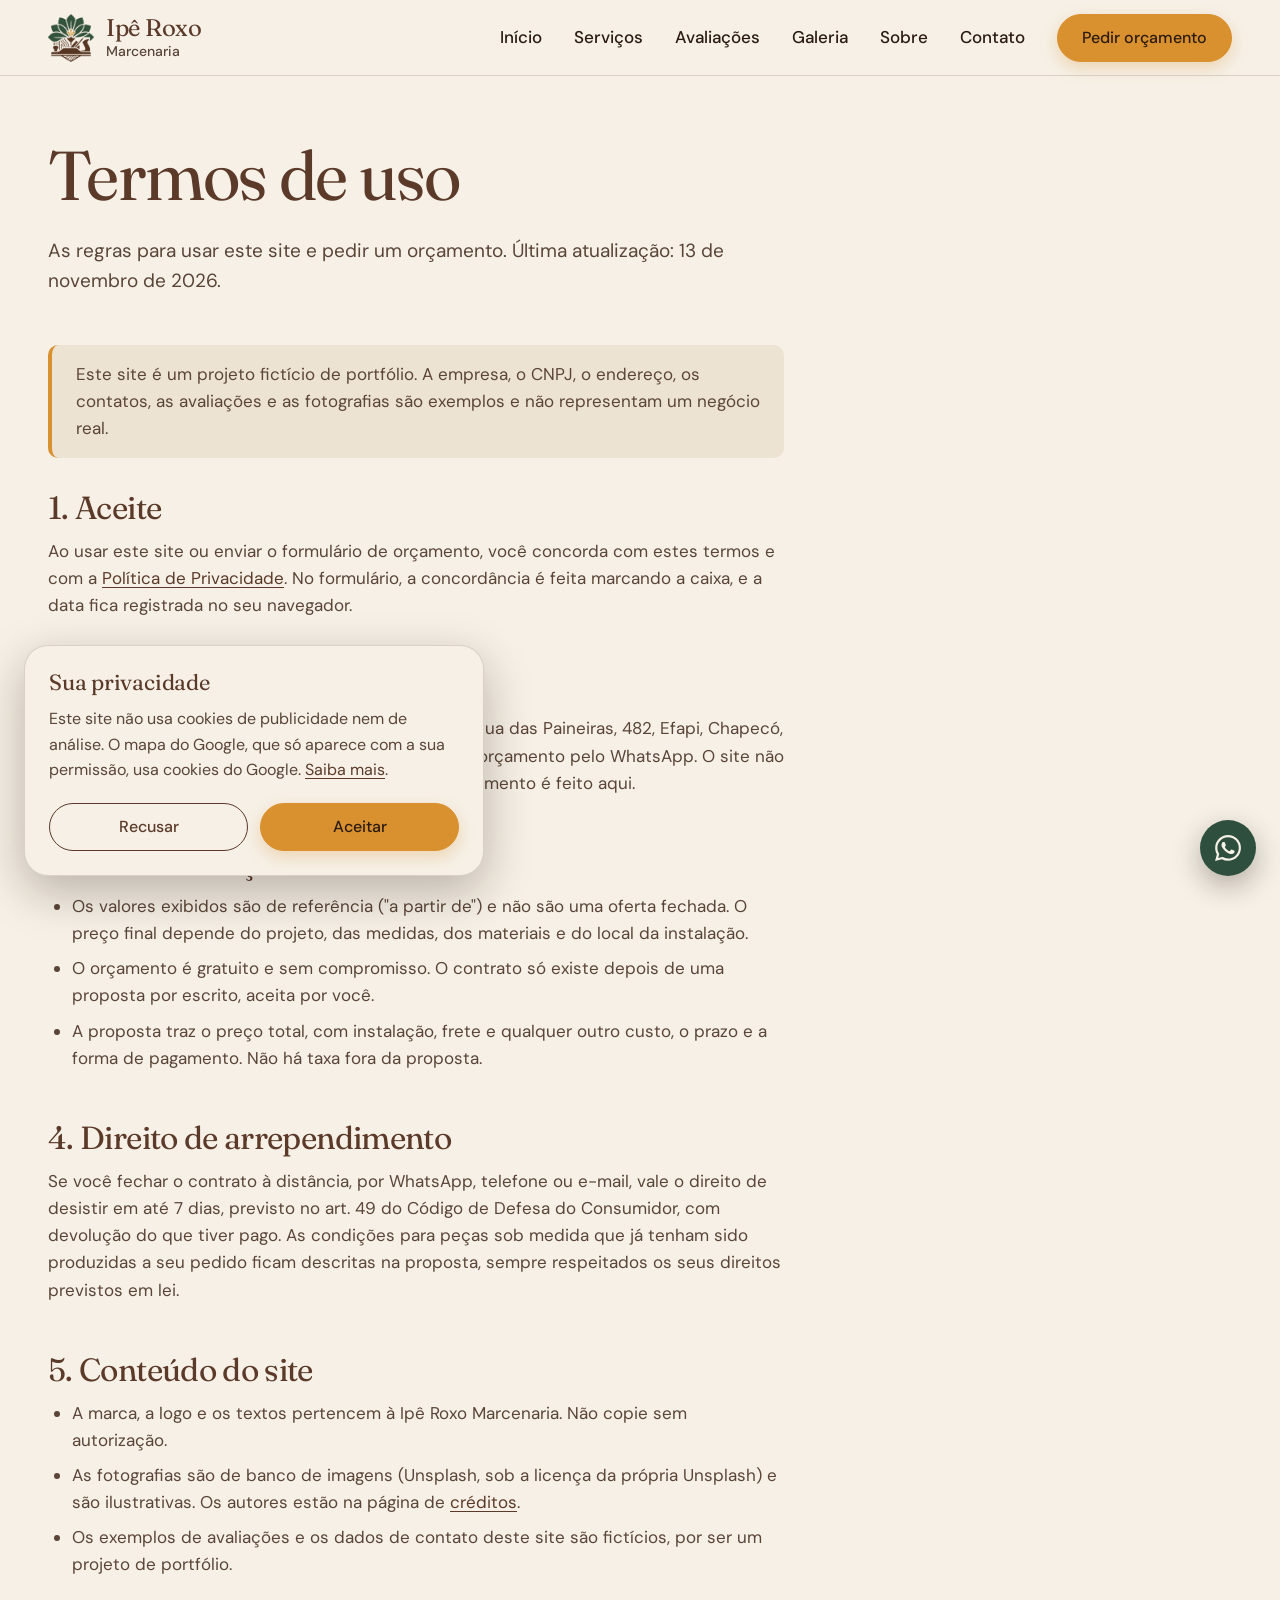
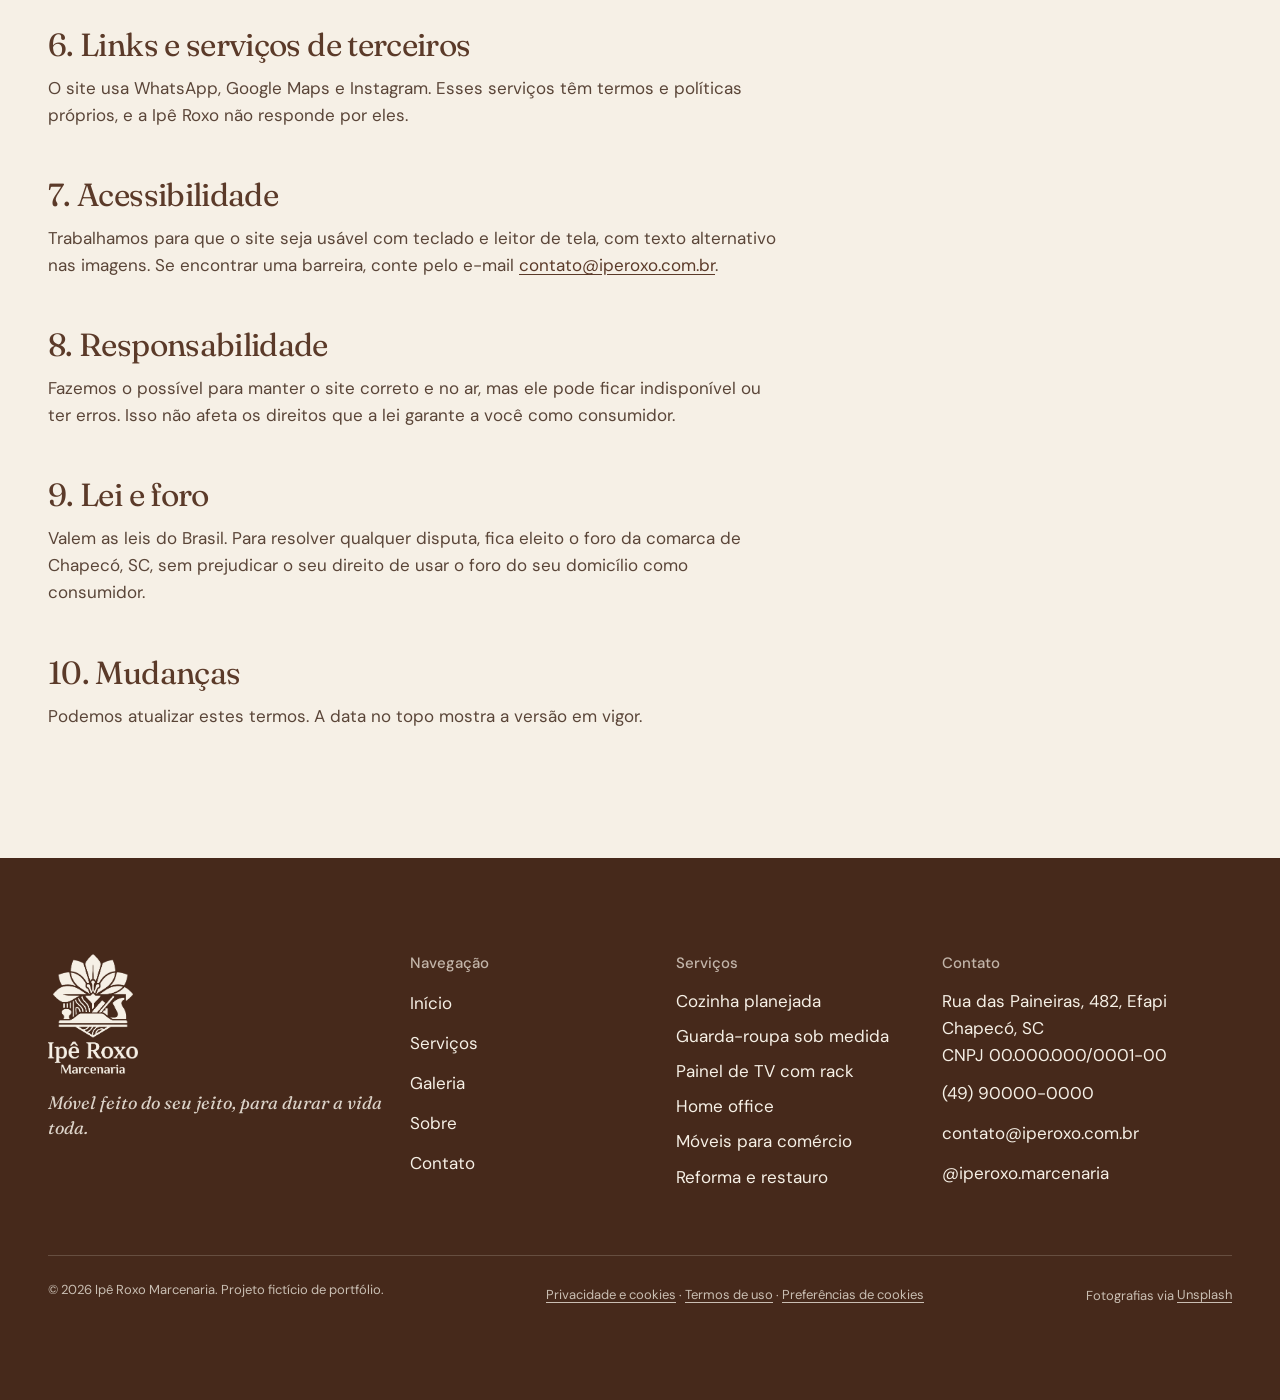
<file: termos.html>
<!doctype html>
<html lang="pt-BR">
<head>
  <meta charset="utf-8">
  <meta name="viewport" content="width=device-width, initial-scale=1, viewport-fit=cover">
  <title>Termos de uso | Ipê Roxo Marcenaria</title>
  <meta name="description" content="Regras para usar o site da Ipê Roxo Marcenaria e pedir um orçamento: valores de referência, direito de arrependimento e foro.">
  <meta name="theme-color" content="#F6F0E6">
  <link rel="canonical" href="https://SEU-SITE.netlify.app/termos.html">
  <meta property="og:title" content="Termos de uso | Ipê Roxo Marcenaria">
  <meta property="og:description" content="Regras para usar o site da Ipê Roxo Marcenaria e pedir um orçamento: valores de referência, direito de arrependimento e foro.">
  <meta property="og:type" content="website">
  <meta property="og:locale" content="pt_BR">
  <meta property="og:url" content="https://SEU-SITE.netlify.app/termos.html">
  <meta property="og:image" content="https://SEU-SITE.netlify.app/share.jpg">
  <meta property="og:image:width" content="1200">
  <meta property="og:image:height" content="630">
  <meta property="og:image:alt" content="Marcenaria Ipê Roxo: móveis de madeira sob medida">
  <meta name="twitter:image" content="https://SEU-SITE.netlify.app/share.jpg">
  <meta name="twitter:card" content="summary_large_image">
  <link rel="icon" href="favicon.ico" sizes="48x48">
  <link rel="icon" type="image/png" sizes="32x32" href="assets/logo/favicon-32.png">
  <link rel="icon" type="image/png" sizes="16x16" href="assets/logo/favicon-16.png">
  <link rel="apple-touch-icon" href="assets/logo/apple-touch-icon.png">
  <link rel="manifest" href="site.webmanifest">
  <link rel="preload" href="assets/fonts/dmsans-latin.woff2" as="font" type="font/woff2" crossorigin>
  <script>/* esqueleto de carregamento: só celular e tablet */if(matchMedia("(max-width:1023px)").matches){var h=document.documentElement;h.classList.add("skel");setTimeout(function(){h.classList.remove("skel")},10000)}</script>
  <link rel="stylesheet" href="assets/css/style.css">
</head>
<body data-page="termos">
  <div class="skeleton" aria-hidden="true">
    <div class="sk-bar"><span class="sk-brand"><span class="sk sk-logo"></span><span class="sk-stack" style="gap:6px"><span class="sk sk-line" style="width:86px"></span><span class="sk sk-line" style="width:58px"></span></span></span><span class="sk sk-circle"></span></div>
    <div class="sk-page">
      <div class="sk-stack sk-stack--lg"><span class="sk sk-title" style="width:80%"></span><span class="sk sk-title" style="width:46%"></span></div>
      <div class="sk-stack"><span class="sk sk-line" style="width:100%"></span><span class="sk sk-line" style="width:92%"></span><span class="sk sk-line" style="width:60%"></span></div>
      <div class="sk-stack sk-stack--lg"><span class="sk sk-line" style="width:100%"></span><span class="sk sk-line" style="width:100%"></span><span class="sk sk-line" style="width:100%"></span><span class="sk sk-line" style="width:100%"></span><span class="sk sk-line" style="width:100%"></span></div>
    </div>
    <span class="sk sk-fab"></span>
  </div>
  <a class="skip-link" href="#conteudo">Ir para o conteúdo</a>

  <header class="nav">
    <div class="wrap">
      <a class="brand" href="index.html" aria-label="Ipê Roxo Marcenaria, página inicial">
        <img src="assets/logo/logo-marca.png" alt="" width="52" height="48">
        <span class="brand__txt" translate="no"><strong>Ipê Roxo</strong><span>Marcenaria</span></span>
      </a>
      <button class="nav__toggle" type="button" aria-expanded="false" aria-controls="menu" aria-label="Abrir menu"><span class="burger" aria-hidden="true"><span></span><span></span><span></span></span></button>
      <nav class="nav__links" id="menu" aria-label="Principal">
        <a href="index.html">Início</a>
        <a href="servicos.html">Serviços</a>
        <a href="index.html#avaliacoes">Avaliações</a>
        <a href="galeria.html">Galeria</a>
        <a href="sobre.html">Sobre</a>
        <a href="contato.html">Contato</a>
        <a class="btn btn--primary" href="contato.html" data-wa="Olá! Gostaria de pedir um orçamento.">Pedir orçamento</a>
      </nav>
    </div>
  </header>

  <main id="conteudo">
    <section class="pagehead" aria-labelledby="h-pagina">
      <div class="wrap">
        <h1 id="h-pagina">Termos de uso</h1>
        <p class="lead">As regras para usar este site e pedir um orçamento. Última atualização: 13 de novembro de 2026.</p>
      </div>
    </section>
    <section class="section legal" aria-label="Texto dos termos">
      <div class="wrap">
        <p class="notice">Este site é um projeto fictício de portfólio. A empresa, o CNPJ, o endereço, os contatos, as avaliações e as fotografias são exemplos e não representam um negócio real.</p>

        <h2>1. Aceite</h2>
        <p>Ao usar este site ou enviar o formulário de orçamento, você concorda com estes termos e com a <a href="privacidade.html">Política de Privacidade</a>. No formulário, a concordância é feita marcando a caixa, e a data fica registrada no seu navegador.</p>

        <h2>2. O que o site oferece</h2>
        <p>O site apresenta os serviços da Ipê Roxo Marcenaria, Rua das Paineiras, 482, Efapi, Chapecó, SC (CNPJ 00.000.000/0001-00<!-- CNPJ fictício: trocar pelo real -->), e permite pedir um orçamento pelo WhatsApp. O site não vende, não cobra e não tem assinaturas: nenhum pagamento é feito aqui.</p>

        <h2>3. Valores e orçamento</h2>
        <ul>
          <li>Os valores exibidos são de referência ("a partir de") e não são uma oferta fechada. O preço final depende do projeto, das medidas, dos materiais e do local da instalação.</li>
          <li>O orçamento é gratuito e sem compromisso. O contrato só existe depois de uma proposta por escrito, aceita por você.</li>
          <li>A proposta traz o preço total, com instalação, frete e qualquer outro custo, o prazo e a forma de pagamento. Não há taxa fora da proposta.</li>
        </ul>

        <h2>4. Direito de arrependimento</h2>
        <p>Se você fechar o contrato à distância, por WhatsApp, telefone ou e-mail, vale o direito de desistir em até 7 dias, previsto no art. 49 do Código de Defesa do Consumidor, com devolução do que tiver pago. As condições para peças sob medida que já tenham sido produzidas a seu pedido ficam descritas na proposta, sempre respeitados os seus direitos previstos em lei.</p>

        <h2>5. Conteúdo do site</h2>
        <ul>
          <li>A marca, a logo e os textos pertencem à Ipê Roxo Marcenaria. Não copie sem autorização.</li>
          <li>As fotografias são de banco de imagens (Unsplash, sob a licença da própria Unsplash) e são ilustrativas. Os autores estão na página de <a href="creditos.html">créditos</a>.</li>
          <li>Os exemplos de avaliações e os dados de contato deste site são fictícios, por ser um projeto de portfólio.</li>
        </ul>

        <h2>6. Links e serviços de terceiros</h2>
        <p>O site usa WhatsApp, Google Maps e Instagram. Esses serviços têm termos e políticas próprios, e a Ipê Roxo não responde por eles.</p>

        <h2>7. Acessibilidade</h2>
        <p>Trabalhamos para que o site seja usável com teclado e leitor de tela, com texto alternativo nas imagens. Se encontrar uma barreira, conte pelo e-mail <a href="mailto:contato@iperoxo.com.br">contato@iperoxo.com.br</a>.</p>

        <h2>8. Responsabilidade</h2>
        <p>Fazemos o possível para manter o site correto e no ar, mas ele pode ficar indisponível ou ter erros. Isso não afeta os direitos que a lei garante a você como consumidor.</p>

        <h2>9. Lei e foro</h2>
        <p>Valem as leis do Brasil. Para resolver qualquer disputa, fica eleito o foro da comarca de Chapecó, SC, sem prejudicar o seu direito de usar o foro do seu domicílio como consumidor.</p>

        <h2>10. Mudanças</h2>
        <p>Podemos atualizar estes termos. A data no topo mostra a versão em vigor.</p>
      </div>
    </section>
  </main>

  <footer class="footer">
    <div class="wrap">
      <div class="footer__grid">
        <div class="footer__brand">
          <img src="assets/logo/logo-ipe-roxo-claro.png" alt="Ipê Roxo Marcenaria" width="90" height="120">
          <p>Móvel feito do seu jeito, para durar a vida toda.</p>
        </div>
        <div>
          <h2>Navegação</h2>
          <ul>
            <li><a href="index.html">Início</a></li>
            <li><a href="servicos.html">Serviços</a></li>
            <li><a href="galeria.html">Galeria</a></li>
            <li><a href="sobre.html">Sobre</a></li>
            <li><a href="contato.html">Contato</a></li>
          </ul>
        </div>
        <div>
          <h2>Serviços</h2>
          <ul>
            <li>Cozinha planejada</li>
            <li>Guarda-roupa sob medida</li>
            <li>Painel de TV com rack</li>
            <li>Home office</li>
            <li>Móveis para comércio</li>
            <li>Reforma e restauro</li>
          </ul>
        </div>
        <div>
          <h2>Contato</h2>
          <ul>
            <li>Rua das Paineiras, 482, Efapi<br>Chapecó, SC<br>CNPJ 00.000.000/0001-00<!-- CNPJ fictício: trocar pelo real --></li>
            <li><a href="contato.html" data-wa="Olá! Gostaria de pedir um orçamento.">(49) 90000-0000</a></li>
            <li><a href="mailto:contato@iperoxo.com.br">contato@iperoxo.com.br</a></li>
            <li><a href="https://www.instagram.com/iperoxo.marcenaria" target="_blank" rel="noopener">@iperoxo.marcenaria</a></li>
          </ul>
        </div>
      </div>
      <div class="footer__legal">
        <span>© <span data-ano>2026</span> Ipê Roxo Marcenaria. Projeto fictício de portfólio.</span>
        <span><a href="privacidade.html">Privacidade e cookies</a> · <a href="termos.html">Termos de uso</a> · <button class="linklike" type="button" data-cookie-prefs>Preferências de cookies</button></span>
        <span>Fotografias via <a href="creditos.html">Unsplash</a></span>
      </div>
    </div>
  </footer>
  <a class="wa-float is-compact" href="contato.html" data-wa="Olá! Gostaria de pedir um orçamento." aria-label="Falar pelo WhatsApp"><i data-icon="whatsapp"></i><span>WhatsApp</span></a>

  <script src="assets/js/icons.js"></script>
  <script src="assets/js/main.js"></script>
</body>
</html>
</file>
<file: assets/css/style.css>
/* Ipê Roxo Marcenaria — estilos globais (todas as páginas) */

/* Fontes servidas pelo próprio site (DM Sans e Fraunces, licença SIL OFL). Só o subconjunto latin, que cobre o português. */
@font-face { font-family: 'DM Sans'; font-style: normal; font-weight: 400; font-display: swap; src: url(../fonts/dmsans-latin.woff2) format('woff2'); unicode-range: U+0000-00FF, U+0131, U+0152-0153, U+02BB-02BC, U+02C6, U+02DA, U+02DC, U+0304, U+0308, U+0329, U+2000-206F, U+20AC, U+2122, U+2191, U+2193, U+2212, U+2215, U+FEFF, U+FFFD; }
@font-face { font-family: 'DM Sans'; font-style: normal; font-weight: 500; font-display: swap; src: url(../fonts/dmsans-latin.woff2) format('woff2'); unicode-range: U+0000-00FF, U+0131, U+0152-0153, U+02BB-02BC, U+02C6, U+02DA, U+02DC, U+0304, U+0308, U+0329, U+2000-206F, U+20AC, U+2122, U+2191, U+2193, U+2212, U+2215, U+FEFF, U+FFFD; }
@font-face { font-family: 'Fraunces'; font-style: italic; font-weight: 400; font-display: swap; src: url(../fonts/fraunces-italic-latin.woff2) format('woff2'); unicode-range: U+0000-00FF, U+0131, U+0152-0153, U+02BB-02BC, U+02C6, U+02DA, U+02DC, U+0304, U+0308, U+0329, U+2000-206F, U+20AC, U+2122, U+2191, U+2193, U+2212, U+2215, U+FEFF, U+FFFD; }
@font-face { font-family: 'Fraunces'; font-style: normal; font-weight: 400; font-display: swap; src: url(../fonts/fraunces-normal-latin.woff2) format('woff2'); unicode-range: U+0000-00FF, U+0131, U+0152-0153, U+02BB-02BC, U+02C6, U+02DA, U+02DC, U+0304, U+0308, U+0329, U+2000-206F, U+20AC, U+2122, U+2191, U+2193, U+2212, U+2215, U+FEFF, U+FFFD; }

:root {
  color-scheme: light;
  /* Identidade */
  --nogueira: #5B3A29;
  --musgo: #2F4F3E;
  --ambar: #D9902F;
  --creme: #F6F0E6;

  /* Derivadas */
  --ink: #2B1B12;            /* texto principal, marrom quase preto */
  --ink-soft: #5A4538;       /* texto secundário (contraste 7:1 sobre o creme) */
  --creme-2: #EDE3D2;        /* faixa alternativa do fundo */
  --linha: rgba(43, 27, 18, .14);
  --ambar-hover: #E6A044;
  --nogueira-esc: #46291B;

  /* Tipografia */
  --f-titulo: "Fraunces", Georgia, "Times New Roman", serif;
  --f-texto: "DM Sans", system-ui, -apple-system, "Segoe UI", sans-serif;

  /* Escala de espaço (4, 8, 12, 16, 24, 32, 48, 64, 96, 128) */
  --s1: 4px; --s2: 8px; --s3: 12px; --s4: 16px; --s5: 24px;
  --s6: 32px; --s7: 48px; --s8: 64px; --s9: 96px; --s10: 128px;

  /* Forma */
  --r-sm: 10px;
  --r-md: 16px;
  --r-lg: 24px;
  --sombra: 0 1px 2px rgba(43, 27, 18, .06), 0 8px 24px rgba(43, 27, 18, .08);

  --nav: 76px;
  --trust-h: 124px;   /* altura da faixa de diferenciais (usada para encaixar o hero na tela) */
  --gut: 48px;
  --wrap: 1240px;
}

*, *::before, *::after { box-sizing: border-box; }
html { scroll-behavior: smooth; scroll-padding-top: calc(var(--nav) + 16px); -webkit-text-size-adjust: 100%; }
body {
  margin: 0;
  background: var(--creme);
  color: var(--ink);
  font-family: var(--f-texto);
  font-size: 17px;
  line-height: 1.6;
  -webkit-font-smoothing: antialiased;
  text-rendering: optimizeLegibility;
}
img { max-width: 100%; display: block; }
a, button, summary, select, input, textarea, label { touch-action: manipulation; -webkit-tap-highlight-color: transparent; }
a { color: inherit; }
p { margin: 0; }
h1, h2, h3, h4 { margin: 0; font-family: var(--f-titulo); font-weight: 400; letter-spacing: -.015em; line-height: 1.12; color: var(--nogueira); text-wrap: balance; }
h1 { font-size: clamp(2.5rem, 1.6rem + 3.4vw, 4.5rem); letter-spacing: -.025em; line-height: 1.04; }
h2 { font-size: clamp(2rem, 1.4rem + 2vw, 3.25rem); letter-spacing: -.02em; }
h3 { font-size: 1.375rem; line-height: 1.25; }
em { font-style: italic; }
ul { margin: 0; padding: 0; list-style: none; }

.wrap { width: min(100% - 2 * var(--gut), var(--wrap)); margin-inline: auto; }
.sr-only { position: absolute; width: 1px; height: 1px; padding: 0; margin: -1px; overflow: hidden; clip: rect(0 0 0 0); white-space: nowrap; border: 0; }

.skip-link {
  position: absolute; left: var(--s4); top: -80px; z-index: 100;
  background: var(--nogueira); color: var(--creme); padding: var(--s3) var(--s4); border-radius: var(--r-sm); text-decoration: none;
}
.skip-link:focus { top: var(--s3); }

:focus-visible { outline: 3px solid var(--ambar); outline-offset: 3px; border-radius: 4px; }

.icon { width: 1.25em; height: 1.25em; flex: none; }

/* ---------- Botões ---------- */
.btn {
  --btn-bg: transparent; --btn-fg: var(--nogueira); --btn-bd: var(--nogueira);
  display: inline-flex; align-items: center; justify-content: center; gap: var(--s2);
  min-height: 48px; padding: 0 var(--s5);
  font: 500 1rem/1 var(--f-texto);
  color: var(--btn-fg); background: var(--btn-bg);
  border: 1.5px solid var(--btn-bd); border-radius: 999px;
  text-decoration: none; cursor: pointer;
  transition: transform .18s ease, background-color .18s ease, color .18s ease, box-shadow .18s ease;
}
.btn:hover { transform: translateY(-2px); }
.btn:active { transform: translateY(0) scale(.98); }
.btn--primary { --btn-bg: var(--ambar); --btn-fg: var(--ink); --btn-bd: var(--ambar); box-shadow: 0 6px 16px rgba(217, 144, 47, .28); }
.btn--primary:hover { --btn-bg: var(--ambar-hover); --btn-bd: var(--ambar-hover); box-shadow: 0 10px 22px rgba(217, 144, 47, .34); }
.btn--secondary:hover { --btn-bg: var(--nogueira); --btn-fg: var(--creme); }
.btn--on-dark { --btn-fg: var(--creme); --btn-bd: rgba(246, 240, 230, .55); }
.btn--on-dark:hover { --btn-bg: var(--creme); --btn-fg: var(--nogueira); --btn-bd: var(--creme); }
.btn-row { display: flex; flex-wrap: wrap; gap: var(--s3); }

.link {
  display: inline-flex; align-items: center; gap: var(--s2);
  font-weight: 500; color: var(--nogueira); text-decoration: none;
  background: linear-gradient(currentColor, currentColor) 0 100% / 0 1.5px no-repeat;
  padding-bottom: 2px; transition: background-size .25s ease;
}
.link:hover { background-size: 100% 1.5px; }
.link .icon { transition: transform .2s ease; }
.link:hover .icon { transform: translateX(3px); }

/* ---------- Cabeçalho ---------- */
.nav {
  position: fixed; inset: 0 0 auto 0; z-index: 50; height: var(--nav);
  background: var(--creme); border-bottom: 1px solid var(--linha);
}
.nav .wrap { height: 100%; display: flex; align-items: center; justify-content: space-between; gap: var(--s5); }
.brand { display: inline-flex; align-items: center; gap: var(--s3); text-decoration: none; color: var(--nogueira); }
.brand img { height: 48px; width: auto; }
.brand__txt { display: flex; flex-direction: column; line-height: 1.05; }
.brand__txt strong { font: 400 1.5rem/1 var(--f-titulo); letter-spacing: -.01em; }
.brand__txt span { font: 500 .875rem/1.2 var(--f-texto); color: var(--ink-soft); margin-top: 3px; }
.nav__links { display: flex; align-items: center; gap: var(--s6); }
.nav__links a:not(.btn) {
  font-weight: 500; font-size: 1.0625rem; text-decoration: none; color: var(--ink); padding: var(--s2) 0;
  background: linear-gradient(var(--ambar), var(--ambar)) 0 100% / 0 2px no-repeat; transition: background-size .25s ease;
  white-space: nowrap;
}
.nav__links a:not(.btn):hover, .nav__links a[aria-current] { background-size: 100% 2px; }
.nav__toggle { display: none; }

/* ---------- Hero ---------- */
.hero { padding-top: calc(var(--nav) + var(--s7)); padding-bottom: var(--s7); position: relative; overflow: hidden; }
.hero__grid { display: grid; grid-template-columns: repeat(12, 1fr); gap: var(--s5); align-items: center; }
.hero__text { grid-column: 1 / span 6; }
.hero__text h1 { margin-bottom: var(--s5); }
.hero__text .lead { font-size: 1.1875rem; line-height: 1.6; color: var(--ink-soft); max-width: 34em; margin-bottom: var(--s6); }
.hero__text .lead strong { color: var(--ink); font-weight: 500; }
.hero__media { grid-column: 7 / span 6; position: relative; }
/* Desktop: hero + faixa de diferenciais cabem juntos na primeira tela */
.hero__photo { width: 100%; border-radius: var(--r-lg); height: clamp(380px, calc(100svh - var(--nav) - 2 * var(--s7) - var(--trust-h)), 620px); }
.hero__card {
  position: absolute; left: var(--s5); bottom: var(--s5);
  background: var(--creme); border-radius: var(--r-md); box-shadow: var(--sombra);
  padding: var(--s4) var(--s5); display: flex; gap: var(--s3); align-items: flex-start; max-width: 300px;
}
.hero__card .icon { margin-top: 3px; color: var(--musgo); }
.hero__card p { font-size: 1rem; line-height: 1.45; color: var(--ink); }
.hero__card strong { display: block; font-weight: 500; }

/* ---------- Fotos e espaços reservados ---------- */
.ph {
  position: relative; overflow: hidden; margin: 0; background:
    linear-gradient(135deg, #7a5240 0%, var(--nogueira) 55%, #3f2619 100%);
}
.ph::before { /* veios da madeira, só aparece sem foto */
  content: ""; position: absolute; inset: 0; opacity: .18;
  background: repeating-linear-gradient(100deg, rgba(246, 240, 230, .5) 0 1px, transparent 1px 11px);
}
.ph img { position: absolute; inset: 0; width: 100%; height: 100%; object-fit: cover; transition: transform .5s ease; }
.ph.is-empty::after {
  content: attr(data-slot); position: absolute; left: var(--s4); bottom: var(--s4);
  color: rgba(246, 240, 230, .8); font-size: .8125rem; font-weight: 500;
}

/* ---------- Faixa de diferenciais ---------- */
.trust { background: var(--creme-2); padding: var(--s6) 0; }
.trust__list { display: grid; grid-template-columns: repeat(4, 1fr); gap: var(--s5); }
.trust__item { display: flex; gap: var(--s3); align-items: flex-start; }
.trust__item .icon { width: 28px; height: 28px; color: var(--musgo); margin-top: 2px; }
.trust__item strong { display: block; font: 500 1.125rem/1.3 var(--f-texto); color: var(--ink); }
.trust__item span { display: block; font-size: 1.0625rem; line-height: 1.5; color: var(--ink-soft); margin-top: 2px; }

/* ---------- Seções ---------- */
.section { padding: var(--s10) 0; }
.section__head { max-width: 720px; margin-bottom: var(--s7); }
.section__head p { margin-top: var(--s4); color: var(--ink-soft); font-size: 1.125rem; }

/* Serviços */
.cards { display: grid; grid-template-columns: repeat(3, 1fr); grid-auto-rows: 1fr; gap: var(--s5); }
.card {
  display: flex; flex-direction: column; background: #fff; border-radius: var(--r-lg); overflow: hidden;
  border: 1px solid var(--linha); transition: transform .22s ease, box-shadow .22s ease;
}
.card:hover { transform: translateY(-2px); box-shadow: var(--sombra); }
.card:hover .ph img { transform: scale(1.03); }
.card .ph { aspect-ratio: 4 / 3; }
.card__body { display: flex; flex-direction: column; flex: 1; gap: var(--s3); padding: var(--s5); }
.card__top { display: flex; align-items: center; gap: var(--s3); min-height: 56px; } /* reserva 2 linhas de título: todos os cards alinham */
.chip { display: grid; place-items: center; width: 40px; height: 40px; border-radius: 50%; background: var(--creme-2); color: var(--musgo); flex: none; }
.card__body p { color: var(--ink-soft); font-size: 1.0625rem; line-height: 1.55; }
.card__price { margin-top: auto; padding-top: var(--s4); display: flex; align-items: flex-end; justify-content: space-between; gap: var(--s3); border-top: 1px solid var(--linha); }
.card__price .link { white-space: nowrap; }
.price { font: 400 1.5rem/1.1 var(--f-titulo); color: var(--nogueira); white-space: nowrap; }
.price small { display: block; font: 500 .875rem/1.3 var(--f-texto); color: var(--ink-soft); margin-bottom: 2px; }
.note { margin-top: var(--s6); font-size: 1rem; color: var(--ink-soft); max-width: 62ch; }

/* Material (faixa musgo) */
.band { position: relative; background: var(--musgo); color: var(--creme); }
.band h2, .band h3 { color: var(--creme); }
.band .wave { position: absolute; left: 0; right: 0; width: 100%; height: 56px; display: block; }
.band .wave--top { top: -1px; }
.band .wave--bottom { bottom: -1px; transform: scaleY(-1); }
.band { padding: calc(var(--s10) + 24px) 0; }
.split { display: grid; grid-template-columns: repeat(12, 1fr); gap: var(--s5); align-items: center; }
.split__text { grid-column: 1 / span 6; }
.split__media { grid-column: 8 / span 5; }
.split__media .ph { aspect-ratio: 4 / 5; border-radius: var(--r-lg); }
.band .section__head p, .band p { color: rgba(246, 240, 230, .9); }
.checks { display: grid; gap: var(--s4); margin-top: var(--s6); }
.checks li { display: flex; gap: var(--s3); align-items: flex-start; font-size: 1.1875rem; line-height: 1.5; }
.checks .icon { color: var(--ambar); margin-top: 3px; width: 22px; height: 22px; }
.slogan { margin-top: var(--s7); font: italic 400 clamp(1.5rem, 1.1rem + 1.2vw, 2.125rem)/1.25 var(--f-titulo); color: var(--creme); max-width: 22em; }

/* Processo */
.steps { display: grid; grid-template-columns: repeat(3, 1fr); gap: var(--s5); counter-reset: passo; }
.step { position: relative; padding: var(--s6); background: #fff; border: 1px solid var(--linha); border-radius: var(--r-lg); }
.step::before {
  counter-increment: passo; content: "0" counter(passo);
  display: block; font: 400 3rem/1 var(--f-titulo); color: var(--ambar); margin-bottom: var(--s4);
}
.step h3 { margin-bottom: var(--s2); }
.step p { color: var(--ink-soft); font-size: 1.125rem; }

/* Avaliações (estilo cartão de avaliação do Google, nas cores do site) */
.reviews { background: var(--creme-2); }
.review-grid { display: grid; grid-template-columns: repeat(3, 1fr); gap: var(--s8) var(--s5); padding-top: var(--s6); }
.review {
  position: relative; display: flex; flex-direction: column; align-items: center; text-align: center; gap: var(--s3);
  margin: 0; padding: var(--s8) var(--s5) var(--s6);
  background: var(--creme); border-radius: var(--r-lg); border: 1px solid var(--linha);
  transition: transform .22s ease, box-shadow .22s ease;
}
.review:hover { transform: translateY(-2px); box-shadow: var(--sombra); }
.review__avatar {
  position: absolute; top: 0; left: 50%; translate: -50% -50%;
  display: grid; place-items: center; width: 72px; height: 72px; border-radius: 50%;
  font: 400 1.5rem/1 var(--f-titulo); color: var(--creme); letter-spacing: .02em;
  border: 5px solid var(--creme-2); background: var(--musgo);
}
.review__avatar--nogueira { background: var(--nogueira); }
.review__avatar--ambar { background: var(--ambar); color: var(--ink); }
.review__g { position: absolute; top: var(--s4); left: var(--s4); width: 22px; height: 22px; color: var(--ink-soft); }
.review figcaption { font: 400 1.375rem/1.2 var(--f-titulo); color: var(--nogueira); }
.stars { display: flex; gap: 2px; color: var(--ambar); }
.stars .icon { width: 22px; height: 22px; fill: currentColor; stroke: currentColor; stroke-width: 1; }
.review blockquote { margin: var(--s2) 0 0; font: 400 1.125rem/1.6 var(--f-texto); color: var(--ink); }

/* Galeria */
.gallery { display: grid; grid-template-columns: repeat(12, 1fr); grid-auto-rows: 180px; gap: var(--s3); }
.gallery__item { padding: 0; border: 0; cursor: zoom-in; border-radius: var(--r-md); display: block; width: 100%; height: 100%; font: inherit; background: none; }
.gallery__item .ph { height: 100%; border-radius: var(--r-md); }
.gallery__item:hover .ph img { transform: scale(1.03); }
.gallery > .gallery__item:nth-child(1) { grid-column: span 5; grid-row: span 2; }
.gallery > .gallery__item:nth-child(2) { grid-column: span 4; grid-row: span 2; }
.gallery > .gallery__item:nth-child(3) { grid-column: span 3; }
.gallery > .gallery__item:nth-child(4) { grid-column: span 3; }
.gallery > .gallery__item:nth-child(5) { grid-column: span 6; }
.gallery > .gallery__item:nth-child(6) { grid-column: span 6; }
.gallery__cta { margin-top: var(--s6); }

dialog.lightbox { overscroll-behavior: contain; border: 0; padding: 0; background: transparent; max-width: 100vw; max-height: 100vh; width: 100%; height: 100%; }
dialog.lightbox::backdrop { background: rgba(28, 17, 11, .92); }
.lightbox__inner { position: relative; width: 100%; height: 100%; display: grid; place-items: center; padding: var(--s7) var(--s4); }
.lightbox__img { max-width: min(1100px, 100%); max-height: 100%; border-radius: var(--r-md); object-fit: contain; }
.lightbox__empty { width: min(900px, 90vw); aspect-ratio: 3 / 2; border-radius: var(--r-md); }
.lightbox__btn {
  position: absolute; display: grid; place-items: center; width: 48px; height: 48px; border-radius: 50%;
  background: var(--creme); color: var(--nogueira); border: 0; cursor: pointer; transition: transform .18s ease;
}
.lightbox__btn:hover { transform: scale(1.06); }
.lightbox__close { top: var(--s4); right: var(--s4); }
.lightbox__prev { left: var(--s4); top: 50%; translate: 0 -50%; }
.lightbox__next { right: var(--s4); top: 50%; translate: 0 -50%; }

/* Contato */
.contact { background: var(--creme-2); }
.contact__grid { display: grid; grid-template-columns: repeat(12, 1fr); gap: var(--s6) var(--s5); align-items: start; }
.contact__form { grid-column: 1 / span 6; }
.contact__side { grid-column: 8 / span 5; display: grid; gap: var(--s5); }
.form { display: grid; gap: var(--s4); margin-top: var(--s6); }
.field { display: grid; gap: var(--s2); }
.field label { font-weight: 500; font-size: 1rem; }
.field input, .field select, .field textarea {
  font: 400 1rem/1.4 var(--f-texto); color: var(--ink); background: #fff;
  border: 1.5px solid rgba(43, 27, 18, .28); border-radius: var(--r-sm); padding: 0 var(--s4); min-height: 48px; width: 100%;
  transition: border-color .15s ease, box-shadow .15s ease;
}
.field textarea { padding: var(--s3) var(--s4); min-height: 112px; resize: vertical; }
.field input:focus, .field select:focus, .field textarea:focus { outline: none; border-color: var(--musgo); box-shadow: 0 0 0 3px rgba(47, 79, 62, .22); }
.field__erro { color: #9A2B1B; font-size: .875rem; min-height: 0; }
.field input[aria-invalid="true"], .field select[aria-invalid="true"] { border-color: #9A2B1B; }
.form__hint { font-size: .9375rem; color: var(--ink-soft); }
.infos { display: grid; gap: var(--s4); }
.infos li { display: flex; gap: var(--s3); align-items: flex-start; font-size: 1.0625rem; }
.infos .icon { color: var(--musgo); margin-top: 3px; width: 22px; height: 22px; }
.infos strong { display: block; font-weight: 500; }
.infos a { text-decoration: none; background: linear-gradient(currentColor, currentColor) 0 100% / 0 1.5px no-repeat; transition: background-size .25s ease; }
.infos a:hover { background-size: 100% 1.5px; }
.map { border-radius: var(--r-lg); overflow: hidden; border: 1px solid var(--linha); aspect-ratio: 4 / 3; background: var(--creme); }
.map iframe { width: 100%; height: 100%; border: 0; display: block; }

/* Rodapé */
.footer { position: relative; background: var(--nogueira-esc); color: var(--creme); padding: var(--s9) 0 calc(var(--s6) + 56px); margin-top: 0; }
.footer a { text-decoration: none; }
.footer__grid { display: grid; grid-template-columns: 1.4fr 1fr 1fr 1.2fr; gap: var(--s7) var(--s5); }
.footer__brand img { height: 120px; width: auto; margin-bottom: var(--s4); }
.footer__brand p { color: rgba(246, 240, 230, .85); max-width: 28ch; font-family: var(--f-titulo); font-style: italic; font-size: 1.125rem; line-height: 1.4; }
.footer h2, .footer h3 { font: 500 .9375rem/1.2 var(--f-texto); letter-spacing: 0; color: rgba(246, 240, 230, .7); margin-bottom: var(--s4); }
.footer li + li { margin-top: var(--s2); }
.footer li a, .footer li { color: var(--creme); font-size: 1.0625rem; }
.footer li a:hover { text-decoration: underline; text-underline-offset: 3px; }
.footer__legal { margin-top: var(--s8); padding-top: var(--s5); border-top: 1px solid rgba(246, 240, 230, .18); display: flex; flex-wrap: wrap; gap: var(--s2) var(--s5); justify-content: space-between; font-size: .8125rem; color: rgba(246, 240, 230, .75); }
.footer__legal a { text-decoration: underline; text-underline-offset: 3px; }

/* Botão flutuante do WhatsApp */
.wa-float {
  position: fixed; right: max(var(--s5), env(safe-area-inset-right)); bottom: max(var(--s5), env(safe-area-inset-bottom)); z-index: 60;
  display: inline-flex; align-items: center; gap: var(--s2); min-height: 56px; padding: 0 var(--s5) 0 var(--s4);
  background: var(--musgo); color: var(--creme); border-radius: 999px; text-decoration: none; font-weight: 500;
  box-shadow: 0 10px 28px rgba(28, 17, 11, .3); transition: transform .18s ease, background-color .18s ease;
}
.wa-float:hover { transform: translateY(-2px); background: #3A614D; }
.wa-float .icon { width: 26px; height: 26px; }
.wa-float span { display: inline-block; max-width: 120px; overflow: hidden; white-space: nowrap; transition: max-width .25s ease, opacity .2s ease; }
/* No topo da página o botão fica só com o ícone, para não cobrir a faixa de diferenciais */
.wa-float.is-compact { padding: 0; width: 56px; gap: 0; justify-content: center; }
.wa-float.is-compact span { max-width: 0; opacity: 0; }

/* Entrada única do hero ao carregar */
@keyframes sobe { from { opacity: 0; transform: translateY(14px); } to { opacity: 1; transform: none; } }
.enter { animation: sobe .7s cubic-bezier(.2, .7, .2, 1) both; }
.enter--2 { animation-delay: .08s; } .enter--3 { animation-delay: .16s; } .enter--4 { animation-delay: .24s; }

@media (prefers-reduced-motion: reduce) {
  html { scroll-behavior: auto; }
  *, *::before, *::after { animation: none !important; transition: none !important; }
}

/* ---------- Página Serviços ---------- */
.pagehead { padding: calc(var(--nav) + var(--s8)) 0 var(--s7); }
.pagehead h1 { max-width: 14em; margin-bottom: var(--s5); }
.pagehead .lead { font-size: 1.1875rem; color: var(--ink-soft); max-width: 36em; margin-bottom: var(--s6); }
.pagehead .lead:last-child { margin-bottom: 0; } /* páginas sem atalhos/filtros abaixo da introdução */
.chips { display: flex; flex-wrap: wrap; gap: var(--s2); }
.chips a {
  display: inline-flex; align-items: center; min-height: 44px; padding: 0 var(--s4); border-radius: 999px;
  border: 1.5px solid var(--linha); background: #fff; color: var(--ink); text-decoration: none; font-weight: 500; font-size: .9375rem;
  transition: transform .18s ease, border-color .18s ease, background-color .18s ease;
}
.chips a:hover { transform: translateY(-2px); border-color: var(--nogueira); background: var(--creme-2); }

.svc { padding: var(--s9) 0; }
.svc--alt { background: var(--creme-2); }
.svc__grid { display: grid; grid-template-columns: repeat(12, 1fr); gap: var(--s5); align-items: center; }
.svc__text { grid-column: 1 / span 6; display: grid; gap: var(--s4); justify-items: start; }
.svc__media { grid-column: 8 / span 5; aspect-ratio: 4 / 3; border-radius: var(--r-lg); }
.svc__media:hover img { transform: scale(1.03); }
.svc__lead { color: var(--ink-soft); font-size: 1.125rem; max-width: 34em; }
.checks--dark { margin-top: var(--s2); }
.checks--dark li { color: var(--ink); }
.checks--dark .icon { color: var(--musgo); }
.svc__buy { display: flex; flex-wrap: wrap; align-items: flex-end; gap: var(--s5); margin-top: var(--s3); padding-top: var(--s5); border-top: 1px solid var(--linha); width: 100%; }
.price__unit { font: 400 1rem var(--f-texto); color: var(--ink-soft); }
.band--cta { padding: calc(var(--s10) + 24px) 0 var(--s10); }
.cta { display: grid; gap: var(--s4); justify-items: start; }
.cta > h2, .cta > p { max-width: 34em; }
.cta .btn-row { margin-top: var(--s3); }
.cta .note { color: rgba(246, 240, 230, .85); margin-top: var(--s4); }

/* ---------- Página Sobre ---------- */
.alt-bg { background: var(--creme-2); }
.who { padding: 0 0 var(--s9); }
.who .split { align-items: start; }
.who .split__media .ph { aspect-ratio: 1 / 1; } /* foto quadrada: acompanha a altura do texto, sem sobrar vazio */
.who .split__text h2 { margin-top: 0; }
.prose { font-size: 1.1875rem; line-height: 1.65; color: var(--ink-soft); max-width: 36em; margin-top: var(--s4); }
.who h2 { max-width: 14em; }
.slogan--ink { color: var(--nogueira); margin-top: var(--s6); }
.pillars { display: grid; grid-template-columns: repeat(3, minmax(0, 1fr)); gap: var(--s5); }
.pillar { background: var(--creme); color: var(--ink); border-radius: var(--r-lg); padding: var(--s6); display: grid; gap: var(--s3); align-content: start; transition: transform .22s ease, box-shadow .22s ease; }
.pillar:hover { transform: translateY(-2px); box-shadow: var(--sombra); }
.pillar h3 { color: var(--nogueira); }
.pillar p { color: var(--ink-soft); font-size: 1.125rem; }
.band .pillar p { color: var(--ink-soft); }
.where { display: grid; grid-template-columns: repeat(12, 1fr); gap: var(--s6) var(--s5); align-items: start; }
.where__text { grid-column: 1 / span 6; display: grid; gap: var(--s4); justify-items: start; }
.where__text .btn-row { margin-top: var(--s3); }
.where__infos { grid-column: 8 / span 5; background: var(--creme); border: 1px solid var(--linha); border-radius: var(--r-lg); padding: var(--s6); }

.story { padding-top: 0; } /* vem logo depois de outra seção de mesmo fundo */
.story__grid { display: grid; grid-template-columns: repeat(12, 1fr); gap: var(--s5); align-items: start; }
.story__grid h2 { grid-column: 1 / span 5; }
.story__text { grid-column: 7 / span 6; display: grid; gap: var(--s2); }
.story__text .prose { margin-top: 0; }

.credits { padding-top: 0; }
.credits__list { display: grid; }
.credits__list li { display: grid; grid-template-columns: 1.6fr 1fr auto; gap: var(--s4); align-items: baseline; padding: var(--s4) 0; border-top: 1px solid var(--linha); font-size: 1.0625rem; }
.credits__list li:last-child { border-bottom: 1px solid var(--linha); }
.credits__list li span:nth-child(2) { color: var(--ink-soft); }
.credits__list a { color: var(--nogueira); font-weight: 500; }
.notfound { padding-bottom: var(--s10); }
.notfound__code { font: 400 clamp(5rem, 3rem + 8vw, 9rem)/1 var(--f-titulo); color: var(--ambar); margin-bottom: var(--s3); }
.notfound .lead { margin-bottom: var(--s6); }

/* ---------- Página Galeria ---------- */
[hidden] { display: none !important; }
.chips button {
  display: inline-flex; align-items: center; min-height: 44px; padding: 0 var(--s4); border-radius: 999px; cursor: pointer;
  border: 1.5px solid var(--linha); background: #fff; color: var(--ink); font: 500 .9375rem/1 var(--f-texto);
  transition: transform .18s ease, border-color .18s ease, background-color .18s ease, color .18s ease;
}
.chips button:hover { transform: translateY(-2px); border-color: var(--nogueira); background: var(--creme-2); }
.chips button[aria-pressed="true"] { background: var(--nogueira); border-color: var(--nogueira); color: var(--creme); }
.mosaic-wrap { padding: var(--s6) 0 var(--s10); }
.mosaic { display: grid; grid-template-columns: repeat(3, minmax(0, 1fr)); gap: var(--s4); }
.mosaic .gallery__item { aspect-ratio: 4 / 3; height: auto; min-width: 0; }
.mosaic .gallery__item .ph { height: 100%; }
.mosaic-count { margin: var(--s5) 0 0; color: var(--ink-soft); font-size: .9375rem; }

/* Links de texto soltos (rodapé, dados de contato) com área de toque de pelo menos 32px */
.footer li a, .infos a, .footer__legal a { display: inline-flex; align-items: center; min-height: 32px; }

/* Menu com 6 itens: aperta o espaço entre eles em telas de 1024 a 1199px */
@media (min-width: 1024px) and (max-width: 1199px) { .nav__links { gap: var(--s5); } }

/* ---------- Tablet ---------- */
@media (max-width: 1023px) {
  :root { --gut: 32px; }
  .nav__toggle { display: grid; place-items: center; width: 48px; height: 48px; border-radius: 50%; border: 1.5px solid var(--nogueira); background: transparent; color: var(--nogueira); cursor: pointer; }
  .nav__links {
    position: fixed; inset: var(--nav) 0 auto 0; flex-direction: column; align-items: stretch; gap: 0;
    background: var(--creme); border-bottom: 1px solid var(--linha); padding: var(--s3) var(--gut) var(--s6);
    transform: translateY(-8px); opacity: 0; visibility: hidden; transition: opacity .2s ease, transform .2s ease, visibility .2s;
  }
  .nav__links.is-open { opacity: 1; transform: none; visibility: visible; }
  .nav__links a:not(.btn) { padding: var(--s4) 0; font-size: 1.125rem; border-bottom: 1px solid var(--linha); background: none; }
  .nav__links .btn { margin-top: var(--s5); }
  .hero { padding-top: calc(var(--nav) + var(--s7)); padding-bottom: var(--s8); }
  .hero__text, .hero__media { grid-column: 1 / -1; }
  .hero__photo { height: auto; aspect-ratio: 4 / 3; max-height: 460px; }
  .trust__list { grid-template-columns: repeat(2, 1fr); gap: var(--s6) var(--s5); }
  .section { padding: var(--s9) 0; }
  .cards { grid-template-columns: repeat(2, 1fr); }
  .mosaic { grid-template-columns: repeat(2, minmax(0, 1fr)); }
  .pillars { grid-template-columns: 1fr; }
  .where__text, .where__infos { grid-column: 1 / -1; }
  .story__grid h2, .story__text { grid-column: 1 / -1; }
  .credits__list li { grid-template-columns: 1fr; gap: var(--s1); }
  .who { padding-bottom: var(--s8); }
  .who .split__media .ph { aspect-ratio: 4 / 3; }
  .svc__text, .svc__media { grid-column: 1 / -1; }
  .svc { padding: var(--s8) 0; }
  .pagehead { padding-top: calc(var(--nav) + var(--s7)); }
  .split__text, .split__media { grid-column: 1 / -1; }
  .split__media .ph { aspect-ratio: 4 / 3; }
  .steps { grid-template-columns: 1fr; }
  .review-grid { grid-template-columns: 1fr; gap: var(--s8) var(--s5); }
  .gallery { grid-auto-rows: 150px; }
  .contact__form, .contact__side { grid-column: 1 / -1; }
  .footer__grid { grid-template-columns: 1fr 1fr; }
}

/* ---------- Celular ---------- */
@media (max-width: 639px) {
  :root { --gut: 20px; --nav: 68px; }
  body { font-size: 16px; }
  .brand img { height: 42px; }
  .brand__txt strong { font-size: 1.3125rem; }
  .btn-row .btn, .svc__buy .btn { width: 100%; }
  .mosaic { gap: var(--s2); }
  .hero__card { left: var(--s3); right: var(--s3); bottom: var(--s3); max-width: none; }
  .trust__list { grid-template-columns: 1fr; }
  .cards { grid-template-columns: 1fr; }
  .section { padding: var(--s8) 0; }
  .section__head { margin-bottom: var(--s6); }
  .gallery { grid-template-columns: repeat(2, 1fr); grid-auto-rows: 160px; }
  .gallery > .gallery__item:nth-child(n) { grid-column: span 1; grid-row: span 1; }
  .gallery > .gallery__item:nth-child(1) { grid-column: span 2; grid-row: span 2; }
  .footer__grid { grid-template-columns: 1fr; }
  .wa-float { right: max(var(--s4), env(safe-area-inset-right)); bottom: max(var(--s4), env(safe-area-inset-bottom)); padding: 0; width: 56px; justify-content: center; }
  .wa-float span { display: none; }
}

/* ==========================================================================
   Celular e tablet: ícone do menu, toque ("afundar") e esqueleto de carregamento.
   Nada aqui muda o desktop com mouse: o toque vale até 1023px ou em tela de toque,
   e o hover "grudado" do toque é desligado só em aparelhos sem hover.
   ========================================================================== */

/* ---------- Ícone do menu: três linhas que viram um X ---------- */
.burger { position: relative; display: block; width: 20px; height: 14px; }
.burger span {
  position: absolute; left: 0; width: 100%; height: 2px; border-radius: 2px; background: currentColor;
  transition: transform .32s cubic-bezier(.34, 1.3, .64, 1), opacity .18s ease;
}
.burger span:nth-child(1) { top: 0; }
.burger span:nth-child(2) { top: 6px; }
.burger span:nth-child(3) { top: 12px; }
.nav__toggle[aria-expanded="true"] .burger span:nth-child(1) { transform: translateY(6px) rotate(45deg); }
.nav__toggle[aria-expanded="true"] .burger span:nth-child(2) { opacity: 0; transform: scaleX(.2); }
.nav__toggle[aria-expanded="true"] .burger span:nth-child(3) { transform: translateY(-6px) rotate(-45deg); }

/* ---------- Esqueleto de carregamento (celular e tablet) ---------- */
.skeleton { display: none; }
.sk {
  position: relative; display: block; overflow: hidden; background: #E3D6BE; border-radius: var(--r-sm);
}
.sk::after { /* onda de brilho que atravessa o bloco */
  content: ""; position: absolute; inset: 0; transform: translateX(-100%);
  background: linear-gradient(100deg, transparent 0%, rgba(255, 255, 255, .62) 50%, transparent 100%);
  animation: sk-sweep 1.5s ease-in-out infinite;
}
@keyframes sk-sweep { to { transform: translateX(100%); } }

.sk-bar { display: flex; align-items: center; justify-content: space-between; height: var(--nav); padding-inline: var(--gut); background: var(--creme); border-bottom: 1px solid var(--linha); }
.sk-brand { display: flex; align-items: center; gap: var(--s3); }
.sk-page { display: grid; gap: var(--s6); align-content: start; padding: var(--s6) var(--gut); }
.sk-stack { display: grid; gap: var(--s2); }
.sk-stack--lg { gap: var(--s3); }
.sk-row { display: flex; align-items: center; gap: var(--s3); }
.sk-row > .sk-stack { flex: 1; min-width: 0; }
.sk-wrap { display: flex; flex-wrap: wrap; gap: var(--s2); }
.sk-btns { display: grid; gap: var(--s3); }
.sk-grid { display: grid; grid-template-columns: 1fr; gap: var(--s4); }
.sk-mosaic { display: grid; grid-template-columns: repeat(2, minmax(0, 1fr)); gap: var(--s2); }
.sk-line { height: 14px; border-radius: 7px; }
.sk-title { height: 34px; border-radius: 10px; }
.sk-btn { height: 48px; border-radius: 999px; }
.sk-chip { height: 44px; border-radius: 999px; }
.sk-photo { aspect-ratio: 4 / 3; border-radius: var(--r-lg); }
.sk-tile { aspect-ratio: 4 / 3; border-radius: var(--r-md); }
.sk-circle { width: 48px; height: 48px; border-radius: 50%; flex: none; }
.sk-dot { width: 28px; height: 28px; border-radius: 50%; flex: none; }
.sk-logo { width: 44px; height: 40px; border-radius: 12px; flex: none; }
.sk-input { height: 48px; border-radius: var(--r-sm); }
.sk-area { height: 112px; border-radius: var(--r-sm); }
.sk-card { display: grid; overflow: hidden; background: #fff; border: 1px solid var(--linha); border-radius: var(--r-lg); }
.sk-card .sk-photo { border-radius: 0; }
.sk-card__body { display: grid; gap: var(--s3); padding: var(--s5); }
.sk-fab { position: absolute; right: var(--s4); bottom: var(--s4); width: 56px; height: 56px; border-radius: 50%; box-shadow: 0 6px 18px rgba(43, 27, 18, .12); }

@media (min-width: 640px) {
  .sk-btns { display: flex; }
  .sk-btns .sk-btn { width: 220px; }
  .sk-grid { grid-template-columns: repeat(2, minmax(0, 1fr)); gap: var(--s5); }
  .sk-fab { right: var(--s5); bottom: var(--s5); }
}

@media (max-width: 1023px) {
  /* Fica escondido no início; o main.js liga (.skel-on) só se o carregamento demorar e desliga (.skel-off) ao terminar */
  .skel .skeleton {
    display: block; position: fixed; inset: 0; z-index: 300; overflow: hidden;
    background: var(--creme); opacity: 0; visibility: hidden; pointer-events: none;
  }
  .skel.skel-on .skeleton { opacity: 1; visibility: visible; pointer-events: auto; transition: opacity .25s ease; }
  .skel.skel-on.skel-off .skeleton { opacity: 0; transition: opacity .3s ease; }
}
@media print { .skeleton { display: none !important; } }

/* ---------- Toque (celular, tablet e telas de toque): hover desligado e retorno ao apertar ---------- */
/* Aparelhos sem hover: o :hover "gruda" depois do toque, então volta ao visual de repouso.
   Este bloco fica ANTES dos estilos de "apertado" para que estes (mesma especificidade) vençam. */
@media (hover: none) {
  .btn:hover { transform: none; }
  .btn--primary:hover { --btn-bg: var(--ambar); --btn-bd: var(--ambar); box-shadow: 0 6px 16px rgba(217, 144, 47, .28); }
  .btn--secondary:hover { --btn-bg: transparent; --btn-fg: var(--nogueira); }
  .btn--on-dark:hover { --btn-bg: transparent; --btn-fg: var(--creme); --btn-bd: rgba(246, 240, 230, .55); }
  .link:hover { background-size: 0 1.5px; }
  .link:hover .icon { transform: none; }
  .card:hover, .review:hover, .pillar:hover { transform: none; box-shadow: none; }
  .card:hover .ph img, .gallery__item:hover .ph img, .svc__media:hover img { transform: none; }
  .chips a:hover, .chips button:hover { transform: none; border-color: var(--linha); background: #fff; }
  .chips button[aria-pressed="true"]:hover { background: var(--nogueira); border-color: var(--nogueira); }
  .lightbox__btn:hover { transform: none; }
  .wa-float:hover { transform: none; background: var(--musgo); }
  .nav__links a:not(.btn):not([aria-current]):hover { background-size: 0 2px; }
}

/* Plano com ondulação: o botão encolhe e escurece ao toque, volta com mola, e um círculo sai do ponto do dedo */
@media (max-width: 1023px), (pointer: coarse) {
  :root { --spring: cubic-bezier(.34, 1.56, .64, 1); }

  .btn, .chips a, .chips button, .nav__toggle { position: relative; }
  .btn, .chips a, .chips button, .nav__toggle, .wa-float, .lightbox__btn {
    overflow: hidden; /* a ondulação fica dentro da forma do botão */
    transition: transform .34s var(--spring), background-color .18s ease, color .18s ease, border-color .18s ease, box-shadow .25s ease;
  }
  .nav__toggle[aria-expanded="true"] { background: var(--nogueira); color: var(--creme); }
  .nav__toggle:focus-visible { border-radius: 50%; }

  /* Apertado: encolhe (o menor, mais) */
  .btn:active, .btn.is-pressed { transform: scale(.97); }
  .chips a:active, .chips a.is-pressed, .chips button:active, .chips button.is-pressed, .wa-float:active, .wa-float.is-pressed { transform: scale(.95); }
  .nav__toggle:active, .nav__toggle.is-pressed, .lightbox__btn:active, .lightbox__btn.is-pressed { transform: scale(.92); }
  .btn:active, .btn.is-pressed, .chips a:active, .chips a.is-pressed, .chips button:active, .chips button.is-pressed,
  .nav__toggle:active, .nav__toggle.is-pressed, .lightbox__btn:active, .lightbox__btn.is-pressed, .wa-float:active, .wa-float.is-pressed {
    transition: transform .07s ease-out, background-color .1s ease, box-shadow .1s ease; /* ida rápida; a volta usa a mola acima */
  }
  /* Apertado: escurece um pouco */
  .btn--primary:active, .btn--primary.is-pressed { --btn-bg: #CC8626; --btn-bd: #CC8626; box-shadow: 0 2px 6px rgba(217, 144, 47, .25); }
  .btn--secondary:active, .btn--secondary.is-pressed { --btn-bg: rgba(91, 58, 41, .1); }
  .btn--on-dark:active, .btn--on-dark.is-pressed { --btn-bg: rgba(246, 240, 230, .14); }
  .chips a:active, .chips a.is-pressed, .chips button:active, .chips button.is-pressed { background: var(--creme-2); }
  .chips button[aria-pressed="true"]:active, .chips button[aria-pressed="true"].is-pressed { background: var(--nogueira-esc); }
  .nav__toggle:active, .nav__toggle.is-pressed { background: rgba(91, 58, 41, .1); }
  .nav__toggle[aria-expanded="true"]:active, .nav__toggle[aria-expanded="true"].is-pressed { background: var(--nogueira-esc); }
  .lightbox__btn:active, .lightbox__btn.is-pressed { background: #E6DCCB; }
  .wa-float:active, .wa-float.is-pressed { background: #284836; }

  /* Ondulação (criada pelo main.js no ponto do toque; usa a cor do texto do botão) */
  .ripple { position: absolute; border-radius: 50%; background: currentColor; opacity: .22; transform: scale(0); animation: ripple .55s ease-out forwards; pointer-events: none; }
  @keyframes ripple { to { transform: scale(1); opacity: 0; } }

  /* Fotos da galeria: encolhem e escurecem um pouco */
  .gallery__item { transition: transform .34s var(--spring); }
  .gallery__item:active, .gallery__item.is-pressed { transform: scale(.955); transition: transform .08s ease-out; }
  .gallery__item .ph { transition: filter .2s ease; }
  .gallery__item:active .ph, .gallery__item.is-pressed .ph { filter: brightness(.86); }

  /* Links, marca e itens do menu: sem caixa do navegador, cada um com o seu retorno */
  .brand, .link, .footer li a, .infos a, .footer__legal a { transition: transform .3s var(--spring), opacity .2s ease, background-size .25s ease; }
  .brand:active, .brand.is-pressed { transform: scale(.96); opacity: .75; transition: transform .07s ease-out, opacity .07s ease-out; }
  .link:active, .link.is-pressed { transform: translateY(2px); background-size: 100% 1.5px; transition: transform .07s ease-out, background-size .12s ease; }
  .link:active .icon, .link.is-pressed .icon { transform: translateX(4px); }
  .footer li a:active, .footer li a.is-pressed, .infos a:active, .infos a.is-pressed, .footer__legal a:active, .footer__legal a.is-pressed { opacity: .55; transition: opacity .07s ease-out; }

  /* Item do menu apertado: faixa clara que vai de borda a borda do painel */
  .nav__links a:not(.btn) { position: relative; transition: color .2s ease; }
  .nav__links a:not(.btn)::before {
    content: ""; position: absolute; z-index: -1; inset: 0 calc(-1 * var(--gut)); background: rgba(217, 144, 47, .2);
    opacity: 0; transition: opacity .25s ease; pointer-events: none;
  }
  .nav__links a:not(.btn):active, .nav__links a:not(.btn).is-pressed { color: var(--nogueira); }
  .nav__links a:not(.btn):active::before, .nav__links a:not(.btn).is-pressed::before { opacity: 1; transition-duration: .07s; }
}

/* ==========================================================================
   Privacidade: aviso de cookies, mapa sob permissão, aceite do formulário,
   páginas de texto (privacidade, termos) e página de obrigado.
   ========================================================================== */
.linklike { font: inherit; color: inherit; background: none; border: 0; padding: 0; min-height: 32px; text-decoration: underline; text-underline-offset: 3px; cursor: pointer; }
.linklike:hover { opacity: .8; }

.cookie {
  position: fixed; z-index: 90; left: max(var(--s5), env(safe-area-inset-left)); bottom: max(var(--s5), env(safe-area-inset-bottom));
  width: min(460px, calc(100% - 2 * var(--s5))); display: grid; gap: var(--s3); padding: var(--s5);
  background: var(--creme); color: var(--ink); border: 1px solid var(--linha); border-radius: var(--r-lg);
  box-shadow: 0 16px 48px rgba(28, 17, 11, .28); animation: cookie-in .4s ease both;
}
.cookie h2 { font-size: 1.375rem; letter-spacing: -.01em; }
.cookie p { font-size: 1rem; color: var(--ink-soft); }
.cookie a { color: var(--nogueira); text-underline-offset: 3px; }
.cookie__acoes { display: flex; gap: var(--s3); margin-top: var(--s2); }
.cookie__acoes .btn { flex: 1; padding: 0 var(--s4); }
@keyframes cookie-in { from { opacity: 0; transform: translateY(16px); } }
@media (max-width: 640px) {
  .cookie { left: var(--s4); right: var(--s4); width: auto; bottom: max(var(--s4), env(safe-area-inset-bottom)); padding: var(--s4); }
}

.map[data-map]:not(.is-loaded) { aspect-ratio: auto; display: grid; place-items: center; padding: var(--s6) var(--s5); background: var(--creme-2); }
.map__gate { display: grid; gap: var(--s3); justify-items: center; text-align: center; max-width: 24rem; }
.map__gate .icon { width: 32px; height: 32px; color: var(--musgo); }
.map__gate p { font-size: 1rem; color: var(--ink-soft); }
.map__alt { display: inline-flex; align-items: center; min-height: 32px; color: var(--nogueira); font-size: 1rem; text-underline-offset: 3px; }

.check-row { display: grid; gap: var(--s2); }
.check { display: flex; gap: var(--s3); align-items: flex-start; font-size: 1rem; line-height: 1.5; cursor: pointer; }
.check input { flex: none; width: 24px; height: 24px; margin: 0; accent-color: var(--musgo); cursor: pointer; }
.check a { color: var(--nogueira); text-underline-offset: 3px; }
.check-row input[aria-invalid="true"] { outline: 2px solid #9A2B1B; outline-offset: 2px; }

.legal { padding-top: 0; }
.legal .wrap > * { max-width: 46rem; }
.legal h2 { font-size: clamp(1.5rem, 1.2rem + 1vw, 2rem); margin: var(--s7) 0 var(--s3); }
.legal h2:first-of-type { margin-top: var(--s6); }
.legal p, .legal li { font-size: 1.0625rem; color: var(--ink-soft); }
.legal p + p, .legal p + ul { margin-top: var(--s3); }
.legal ul { list-style: disc; padding-left: var(--s5); display: grid; gap: var(--s2); margin-top: var(--s3); }
.legal ul + p { margin-top: var(--s3); }
.legal a { color: var(--nogueira); text-underline-offset: 3px; }
.legal code { font-size: .9375rem; background: var(--creme-2); padding: 1px 6px; border-radius: 6px; }
.notice { padding: var(--s4) var(--s5); background: var(--creme-2); border-left: 4px solid var(--ambar); border-radius: var(--r-sm); color: var(--ink); font-size: 1rem; }
.thanks { padding-bottom: var(--s10); }
.thanks .lead { margin-bottom: var(--s4); }
.thanks .btn-row { margin-top: var(--s5); }
</file>
